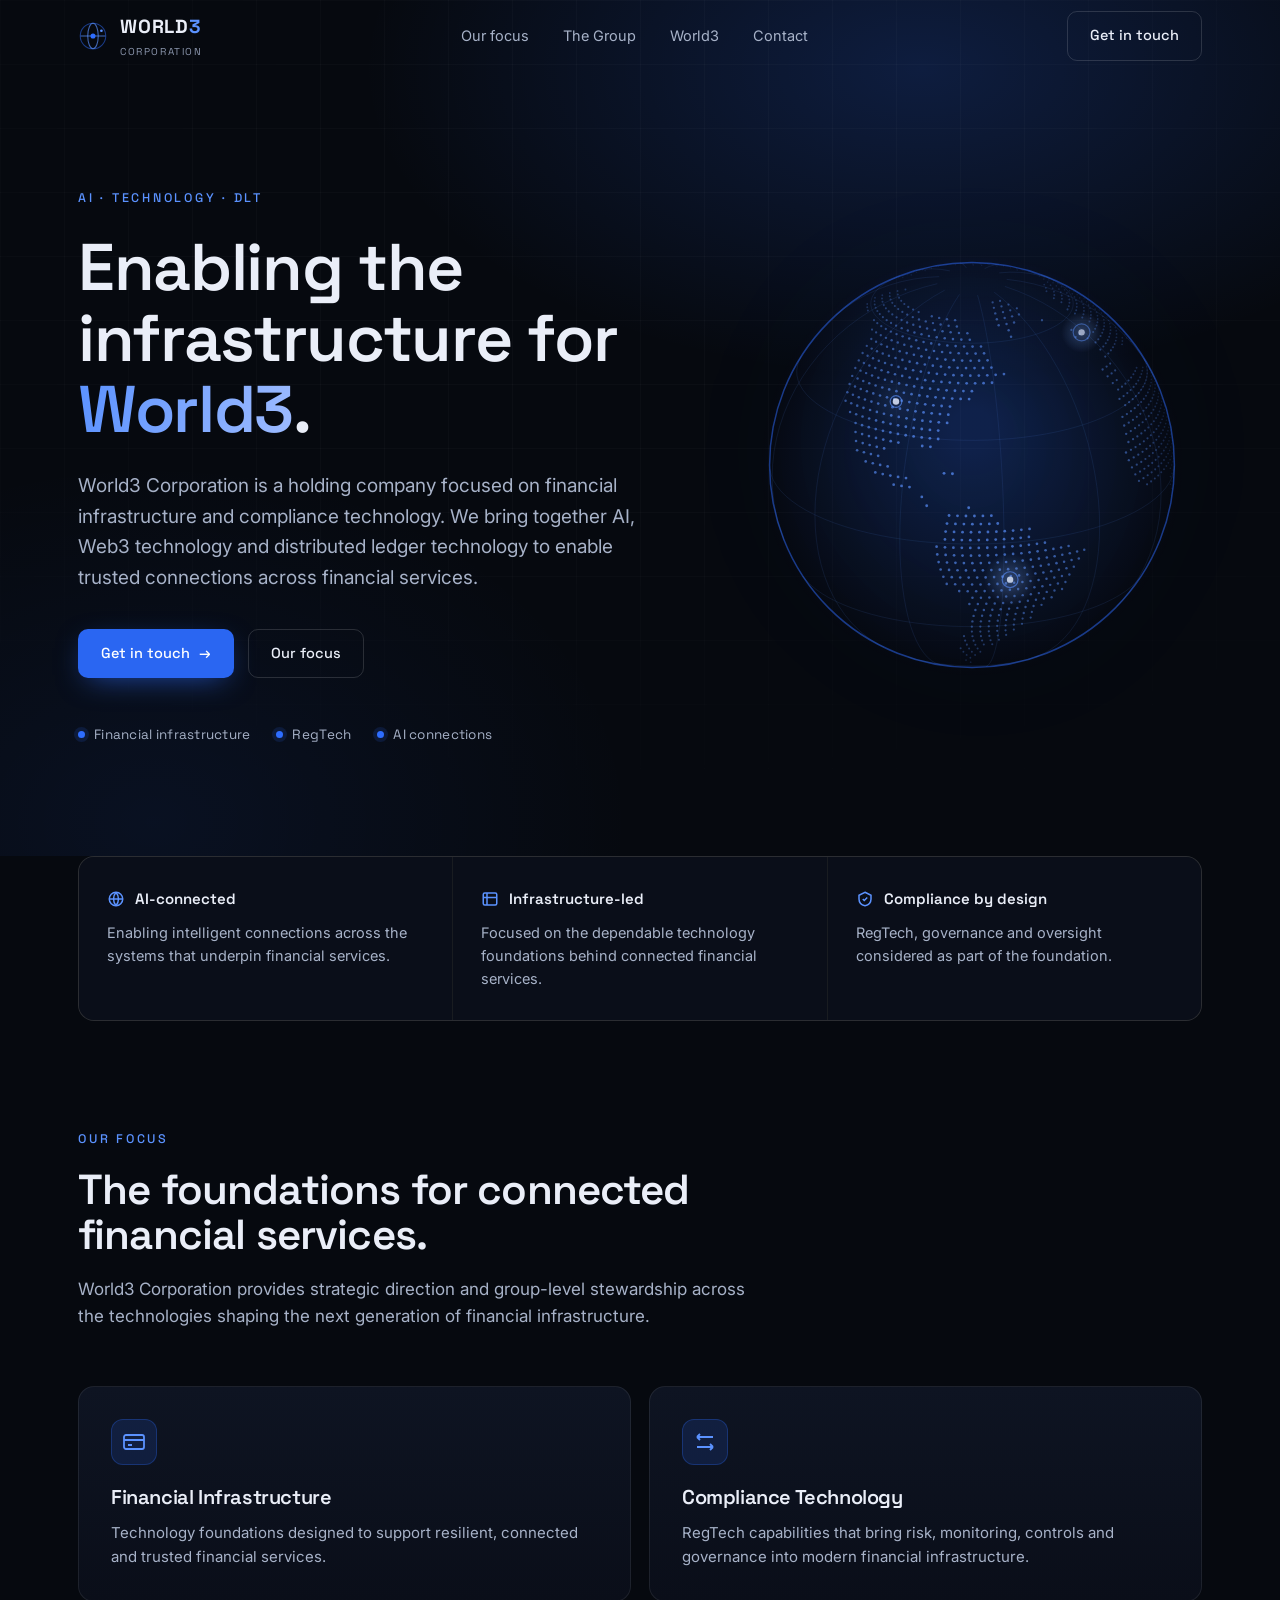
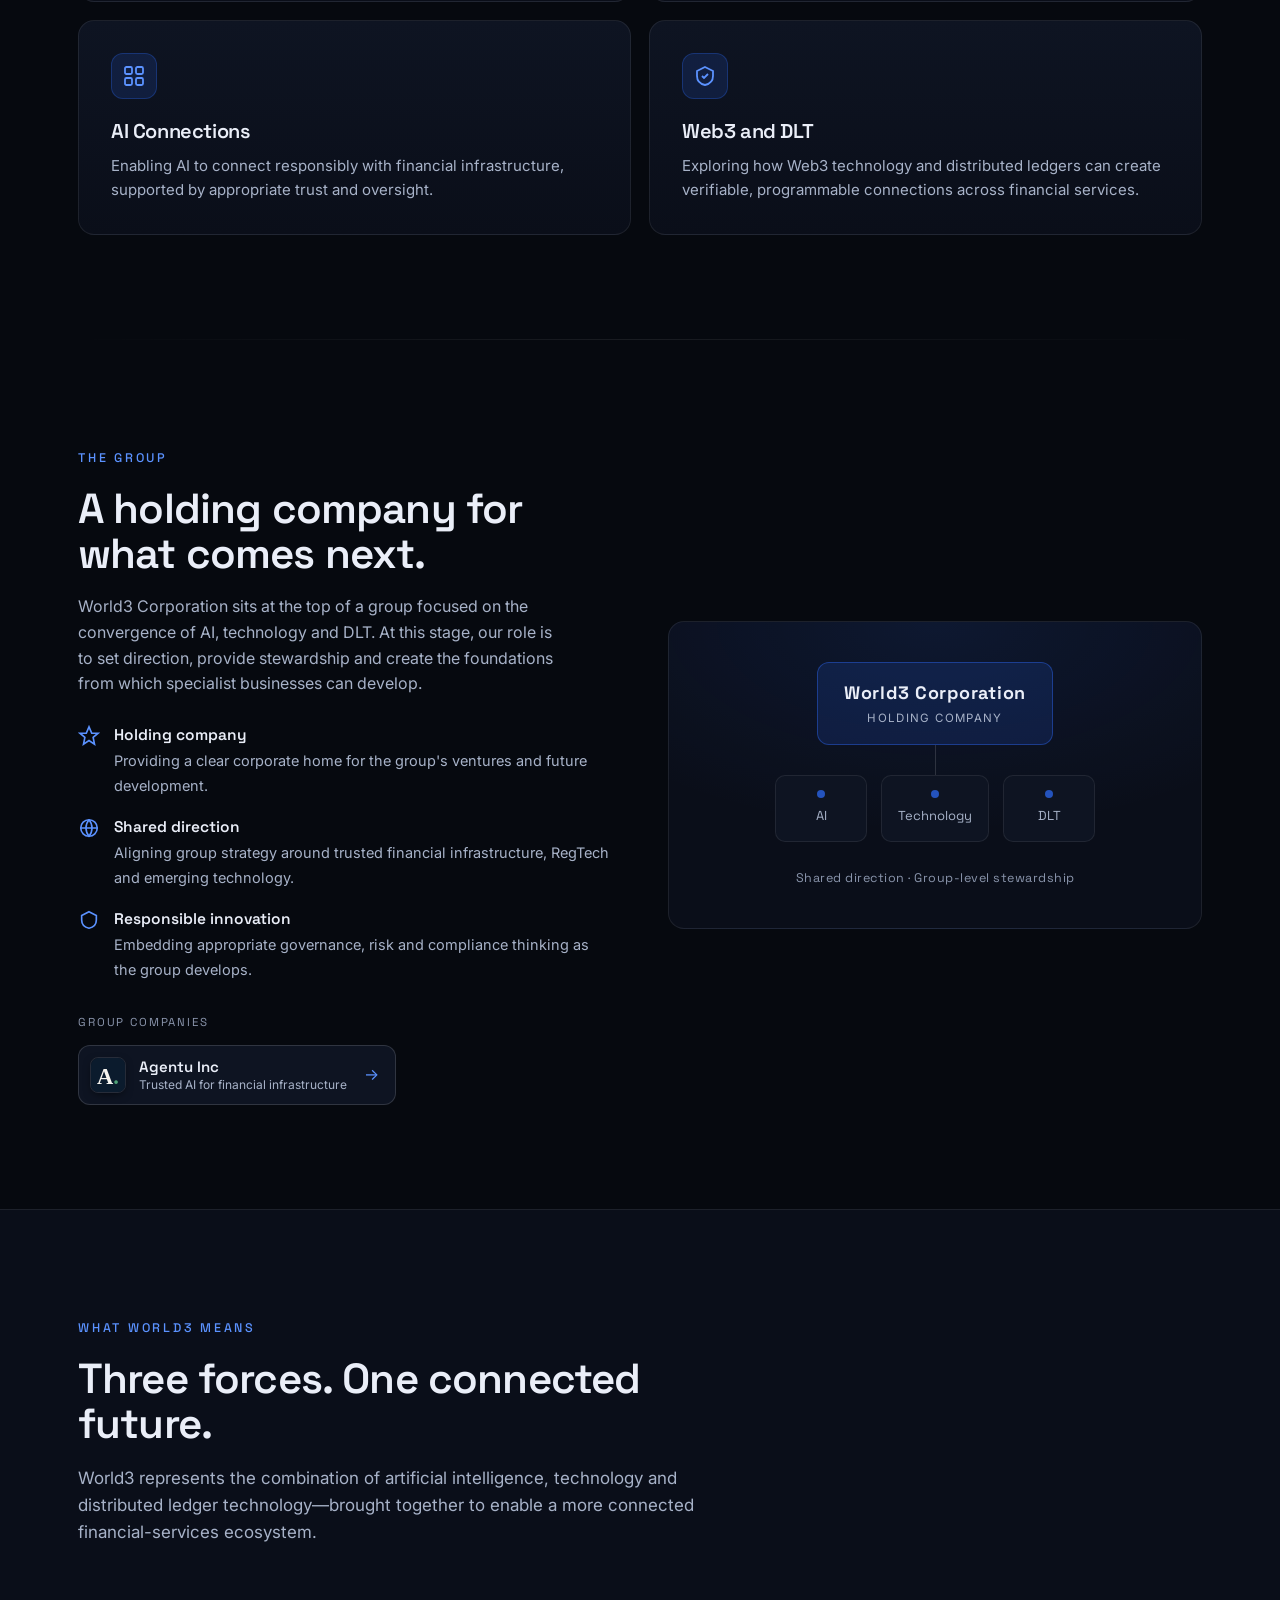
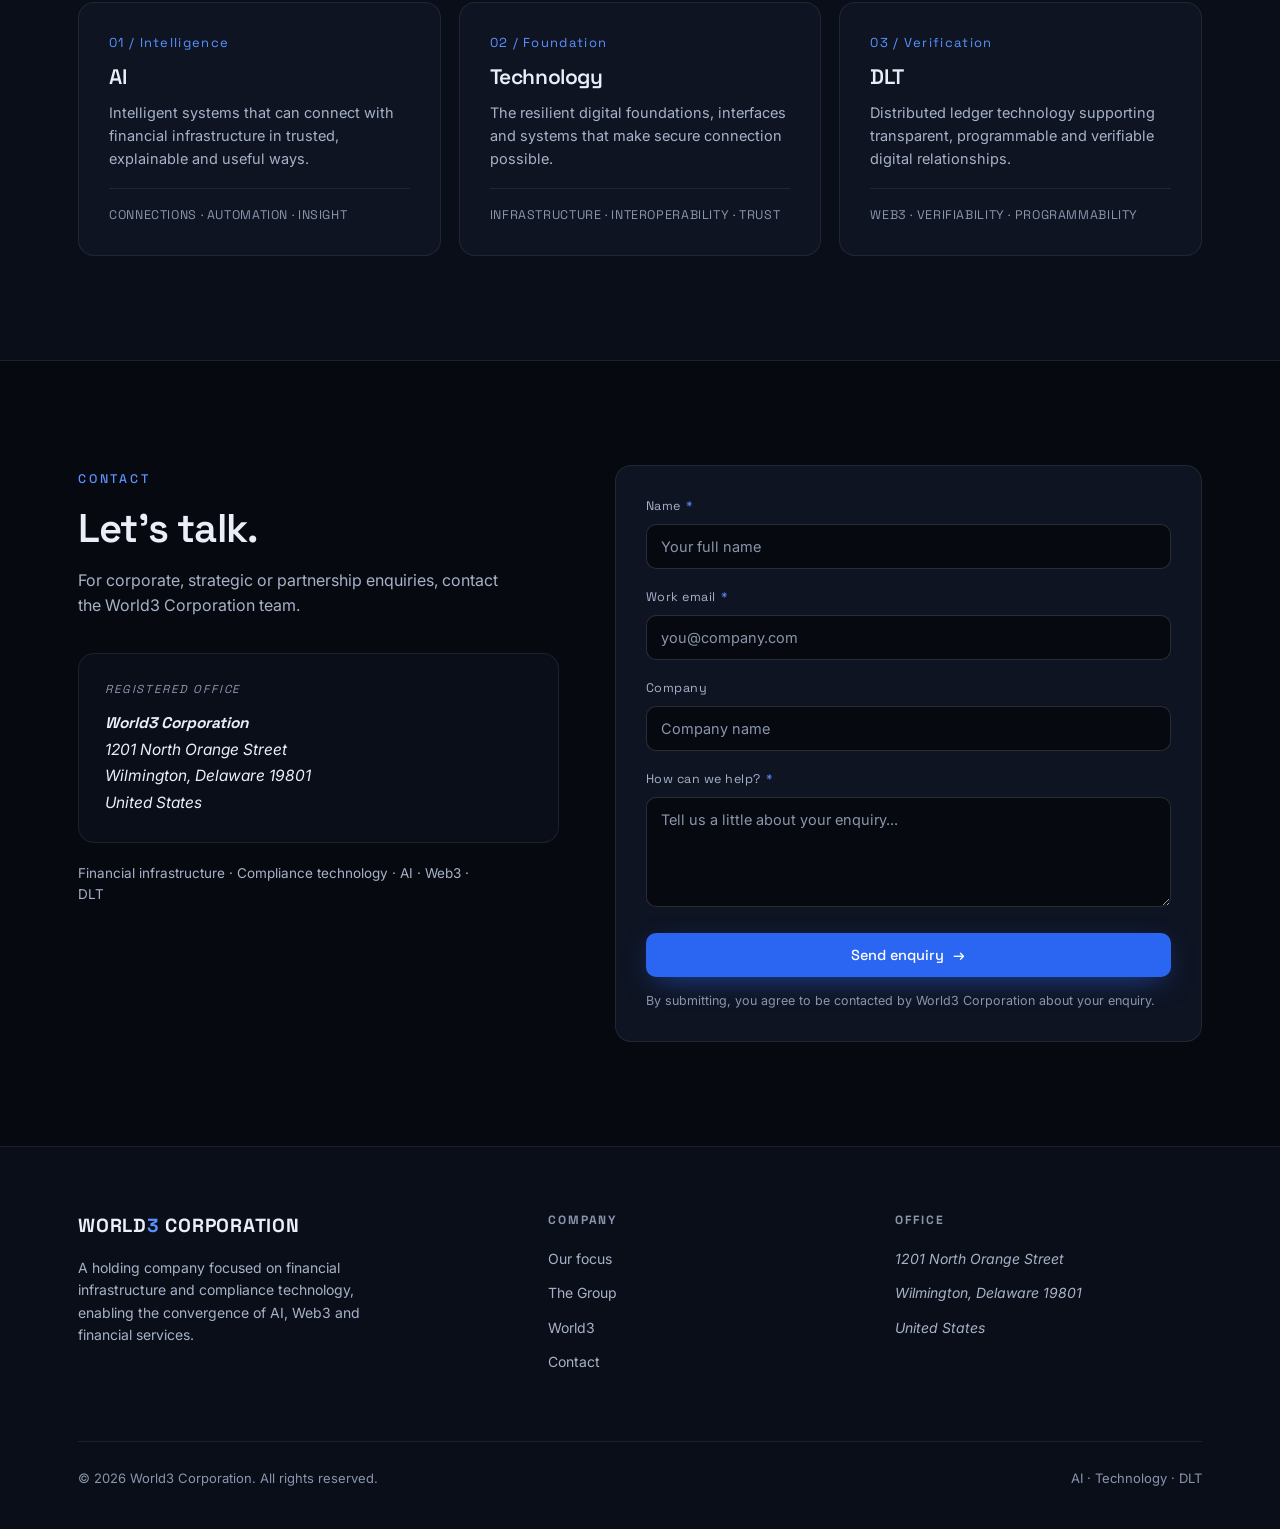
<file: index.html>
<!DOCTYPE html>
<html lang="en">
<head>
<meta charset="UTF-8" />
<meta name="viewport" content="width=device-width, initial-scale=1.0" />
<title>World3 Corporation | Financial Infrastructure &amp; RegTech</title>
<meta name="description" content="World3 Corporation is a holding company focused on financial infrastructure and compliance technology, enabling the convergence of AI, Web3 and financial services." />
<meta name="theme-color" content="#06090F" />
<link rel="canonical" href="https://www.w3ccorp.com/" />

<!-- Favicon (inline SVG data URI, avoids a 404) -->
<link rel="icon" href="data:image/svg+xml,%3Csvg%20xmlns='http://www.w3.org/2000/svg'%20viewBox='0%200%2040%2040'%3E%3Crect%20width='40'%20height='40'%20rx='9'%20fill='%2306090F'/%3E%3Ccircle%20cx='20'%20cy='20'%20r='14'%20fill='none'%20stroke='%232E6DFF'%20stroke-width='1.6'%20opacity='0.55'/%3E%3Cellipse%20cx='20'%20cy='20'%20rx='6'%20ry='14'%20fill='none'%20stroke='%235B92FF'%20stroke-width='1.6'%20opacity='0.75'/%3E%3Cpath%20d='M6%2020h28'%20stroke='%235B92FF'%20stroke-width='1.6'%20opacity='0.75'/%3E%3Ccircle%20cx='20'%20cy='20'%20r='3'%20fill='%232E6DFF'/%3E%3C/svg%3E" />

<link rel="apple-touch-icon" href="apple-touch-icon.png" />

<!-- Open Graph -->
<meta property="og:type" content="website" />
<meta property="og:site_name" content="World3 Corporation" />
<meta property="og:title" content="World3 Corporation | Financial Infrastructure &amp; RegTech" />
<meta property="og:description" content="A holding company focused on financial infrastructure and compliance technology, enabling the convergence of AI, Web3 and financial services." />
<meta property="og:url" content="https://www.w3ccorp.com/" />
<meta property="og:image" content="https://www.w3ccorp.com/og-image.png" />
<meta property="og:image:type" content="image/png" />
<meta property="og:image:width" content="1200" />
<meta property="og:image:height" content="630" />
<meta property="og:image:alt" content="World3 Corporation — enabling the infrastructure for World3." />
<meta property="og:locale" content="en_US" />

<!-- Twitter card -->
<meta name="twitter:card" content="summary_large_image" />
<meta name="twitter:title" content="World3 Corporation | Financial Infrastructure &amp; RegTech" />
<meta name="twitter:description" content="A holding company focused on financial infrastructure and compliance technology, enabling the convergence of AI, Web3 and financial services." />
<meta name="twitter:image" content="https://www.w3ccorp.com/og-image.png" />
<meta name="twitter:image:alt" content="World3 Corporation — enabling the infrastructure for World3." />

<link rel="preconnect" href="https://fonts.googleapis.com" />
<link rel="preconnect" href="https://fonts.gstatic.com" crossorigin />
<link href="https://fonts.googleapis.com/css2?family=Space+Grotesk:wght@400;500;600;700&amp;family=Inter:wght@400;500;600&amp;display=swap" rel="stylesheet" />

<!-- Organization schema -->
<script type="application/ld+json">
{
  "@context": "https://schema.org",
  "@type": "Organization",
  "name": "World3 Corporation",
  "alternateName": "World3",
  "url": "https://www.w3ccorp.com/",
  "description": "World3 Corporation is a holding company focused on financial infrastructure and compliance technology, enabling the convergence of AI, Web3 and financial services.",
  "address": {
    "@type": "PostalAddress",
    "streetAddress": "1201 North Orange Street",
    "addressLocality": "Wilmington",
    "addressRegion": "DE",
    "postalCode": "19801",
    "addressCountry": "US"
  }
}
</script>
<style>
  :root {
    --bg: #06090F;
    --bg-2: #0A0E19;
    --surface: #0E1422;
    --surface-2: #121A2C;
    --border: rgba(255, 255, 255, 0.08);
    --border-strong: rgba(255, 255, 255, 0.14);
    --text: #EAEEF8;
    --muted: #A7B2C8;
    --muted-2: #8A95AC;
    --accent: #2E6DFF;
    --accent-2: #5B92FF;
    --accent-soft: rgba(46, 109, 255, 0.14);
    --radius: 16px;
    --maxw: 1180px;
    --ease: cubic-bezier(0.22, 1, 0.36, 1);
  }

  * { box-sizing: border-box; margin: 0; padding: 0; }

  html { scroll-behavior: smooth; scroll-padding-top: 88px; } /* offset for the fixed 72px header so anchor jumps land below it */

  body {
    background: var(--bg);
    color: var(--text);
    font-family: "Inter", -apple-system, BlinkMacSystemFont, "Segoe UI", Roboto, Helvetica, Arial, sans-serif;
    line-height: 1.6;
    -webkit-font-smoothing: antialiased;
    overflow-x: hidden;
  }

  ::selection { background: var(--accent); color: #fff; }

  a { color: inherit; text-decoration: none; }

  /* ---------- Focus + a11y utilities ---------- */
  :focus-visible {
    outline: 2px solid var(--accent-2);
    outline-offset: 3px;
    border-radius: 4px;
  }
  /* Inputs draw their own focus ring, so suppress the generic outline there. */
  .field input:focus-visible, .field textarea:focus-visible { outline: none; }

  .sr-only {
    position: absolute;
    width: 1px; height: 1px;
    padding: 0; margin: -1px;
    overflow: hidden;
    clip: rect(0 0 0 0);
    white-space: nowrap;
    border: 0;
  }

  .skip-link {
    position: absolute;
    left: 16px; top: -120px;
    z-index: 200;
    background: var(--accent);
    color: #fff;
    font-family: "Space Grotesk", sans-serif;
    font-size: 14px;
    padding: 12px 18px;
    border-radius: 10px;
    transition: top 0.2s var(--ease);
  }
  .skip-link:focus { top: 16px; }

  .wrap { width: 100%; max-width: var(--maxw); margin: 0 auto; padding: 0 28px; }

  h1, h2, h3, .display {
    font-family: "Space Grotesk", "Inter", sans-serif;
    font-weight: 600;
    letter-spacing: -0.02em;
    line-height: 1.08;
  }

  .eyebrow {
    font-family: "Space Grotesk", sans-serif;
    font-size: 12.5px;
    font-weight: 500;
    letter-spacing: 0.22em;
    text-transform: uppercase;
    color: var(--accent-2);
  }

  .muted { color: var(--muted); }

  /* ---------- Buttons ---------- */
  .btn {
    display: inline-flex;
    align-items: center;
    gap: 9px;
    font-family: "Space Grotesk", sans-serif;
    font-size: 14.5px;
    font-weight: 500;
    padding: 12px 22px;
    border-radius: 10px;
    border: 1px solid transparent;
    cursor: pointer;
    transition: all 0.25s var(--ease);
    white-space: nowrap;
  }
  .btn-primary {
    background: #2A66F2; /* AA-tuned: white text 4.91:1 (brand --accent #2E6DFF is 4.42:1) */
    color: #fff;
    box-shadow: 0 8px 30px -10px rgba(46, 109, 255, 0.7);
  }
  .btn-primary:hover { background: #1F5BEA; transform: translateY(-1px); box-shadow: 0 14px 36px -10px rgba(46, 109, 255, 0.85); }
  .btn-ghost { background: transparent; color: var(--text); border-color: var(--border-strong); }
  .btn-ghost:hover { border-color: var(--accent); color: var(--accent-2); background: var(--accent-soft); }
  .btn .arrow { transition: transform 0.25s var(--ease); }
  .btn:hover .arrow { transform: translateX(3px); }

  /* ---------- Header ---------- */
  header {
    position: fixed;
    top: 0; left: 0; right: 0;
    z-index: 100;
    transition: background 0.3s var(--ease), border-color 0.3s var(--ease), backdrop-filter 0.3s;
    border-bottom: 1px solid transparent;
  }
  header.scrolled {
    background: rgba(6, 9, 15, 0.72);
    backdrop-filter: blur(14px);
    -webkit-backdrop-filter: blur(14px);
    border-bottom: 1px solid var(--border);
  }
  .nav {
    display: flex;
    align-items: center;
    justify-content: space-between;
    height: 72px;
  }
  .brand { display: flex; align-items: center; gap: 12px; }
  .brand .mark { width: 30px; height: 30px; flex-shrink: 0; }
  .brand .word { font-family: "Space Grotesk", sans-serif; font-weight: 700; font-size: 19px; letter-spacing: 0.04em; }
  .brand .word b { color: var(--accent-2); font-weight: 700; }
  .brand .tag { display: block; font-size: 10px; letter-spacing: 0.16em; text-transform: uppercase; color: var(--muted-2); font-family: "Space Grotesk", sans-serif; margin-top: 1px; }

  .nav-links { display: flex; align-items: center; gap: 34px; }
  .nav-links a.link {
    font-size: 14.5px; color: var(--muted); transition: color 0.2s; position: relative;
  }
  .nav-links a.link:hover { color: var(--text); }
  .nav-actions { display: flex; align-items: center; gap: 14px; }

  .burger { display: none; background: none; border: none; cursor: pointer; padding: 10px; min-width: 44px; min-height: 44px; align-items: center; justify-content: center; flex-direction: column; }
  .burger span { display: block; width: 22px; height: 2px; background: var(--text); margin: 3px 0; transition: 0.3s var(--ease); border-radius: 2px; }

  /* ---------- Hero ---------- */
  .hero { position: relative; padding: 184px 0 110px; overflow: hidden; }
  .hero-bg {
    position: absolute; inset: 0; z-index: 0; pointer-events: none;
    background:
      radial-gradient(900px 500px at 72% 8%, rgba(46, 109, 255, 0.20), transparent 62%),
      radial-gradient(800px 600px at 12% 96%, rgba(46, 109, 255, 0.08), transparent 60%);
  }
  .grid-overlay {
    position: absolute; inset: 0; z-index: 0; pointer-events: none;
    background-image:
      linear-gradient(rgba(255,255,255,0.025) 1px, transparent 1px),
      linear-gradient(90deg, rgba(255,255,255,0.025) 1px, transparent 1px);
    background-size: 64px 64px;
    mask-image: radial-gradient(ellipse 90% 70% at 50% 30%, #000 40%, transparent 100%);
    -webkit-mask-image: radial-gradient(ellipse 90% 70% at 50% 30%, #000 40%, transparent 100%);
  }
  .hero-inner { position: relative; z-index: 2; display: grid; grid-template-columns: 1.15fr 0.85fr; gap: 40px; align-items: center; }
  .hero h1 { font-size: clamp(38px, 5.4vw, 66px); margin: 22px 0 0; }
  .hero h1 .grad {
    background: linear-gradient(100deg, var(--accent-2), #9DBBFF);
    -webkit-background-clip: text; background-clip: text; -webkit-text-fill-color: transparent;
  }
  .hero p.lead { font-size: clamp(16px, 1.6vw, 19px); color: var(--muted); max-width: 560px; margin: 26px 0 0; }
  .hero-cta { display: flex; gap: 14px; margin-top: 36px; flex-wrap: wrap; }
  .hero-regions { display: flex; gap: 26px; margin-top: 46px; flex-wrap: wrap; list-style: none; }
  .hero-regions .r { display: flex; align-items: center; gap: 9px; font-size: 13.5px; color: var(--muted); font-family: "Space Grotesk", sans-serif; letter-spacing: 0.02em; }
  .hero-regions .dot { width: 7px; height: 7px; border-radius: 50%; background: var(--accent); box-shadow: 0 0 0 4px var(--accent-soft); }

  /* ---------- Globe ---------- */
  .globe-wrap { position: relative; display: flex; align-items: center; justify-content: center; min-height: 380px; }
  .globe { width: 100%; max-width: 440px; aspect-ratio: 1 / 1; height: auto; display: block; margin: 0 auto; filter: drop-shadow(0 0 70px rgba(46,109,255,0.22)); }

  /* ---------- Sections ---------- */
  section { position: relative; }
  .section-pad { padding: 104px 0; }
  .sec-head { max-width: 680px; margin-bottom: 56px; }
  .sec-head h2 { font-size: clamp(28px, 3.6vw, 42px); margin: 16px 0 0; }
  .sec-head p { color: var(--muted); font-size: 17px; margin-top: 18px; }

  .divider { height: 1px; background: linear-gradient(90deg, transparent, var(--border), transparent); }

  /* ---------- Pillars strip ---------- */
  .pillars { display: grid; grid-template-columns: repeat(3, 1fr); gap: 1px; background: var(--border); border: 1px solid var(--border); border-radius: var(--radius); overflow: hidden; }
  .pillar { background: var(--bg-2); padding: 30px 28px; }
  .pillar .k { font-family: "Space Grotesk", sans-serif; font-size: 15px; font-weight: 600; color: var(--text); display: flex; align-items: center; gap: 10px; }
  .pillar .k svg { color: var(--accent-2); }
  .pillar .v { color: var(--muted); font-size: 14.5px; margin-top: 10px; }

  /* ---------- Capability cards ---------- */
  .cards { display: grid; grid-template-columns: repeat(2, 1fr); gap: 18px; }
  .card {
    background: linear-gradient(180deg, var(--surface), var(--bg-2));
    border: 1px solid var(--border);
    border-radius: var(--radius);
    padding: 32px;
    transition: transform 0.3s var(--ease), border-color 0.3s, box-shadow 0.3s;
    position: relative; overflow: hidden;
  }
  .card::before {
    content: ""; position: absolute; inset: 0; border-radius: var(--radius);
    background: radial-gradient(400px 200px at 0% 0%, rgba(46,109,255,0.10), transparent 70%);
    opacity: 0; transition: opacity 0.3s;
  }
  .card:hover { transform: translateY(-4px); border-color: var(--border-strong); box-shadow: 0 24px 50px -24px rgba(0,0,0,0.8); }
  .card:hover::before { opacity: 1; }
  .card .ic {
    width: 46px; height: 46px; border-radius: 12px;
    display: flex; align-items: center; justify-content: center;
    background: var(--accent-soft); border: 1px solid rgba(46,109,255,0.28); color: var(--accent-2);
    margin-bottom: 22px;
  }
  .card h3 { font-size: 20px; }
  .card p { color: var(--muted); font-size: 15px; margin-top: 12px; }

  /* ---------- Group / split ---------- */
  .split { display: grid; grid-template-columns: 1fr 1fr; gap: 56px; align-items: center; }
  .group-visual {
    border: 1px solid var(--border); border-radius: var(--radius);
    background:
      radial-gradient(600px 300px at 50% 0%, rgba(46,109,255,0.10), transparent 70%),
      var(--bg-2);
    padding: 40px 36px; position: relative;
  }
  .tree { display: flex; flex-direction: column; align-items: center; gap: 0; }
  .tree .parent {
    border: 1px solid rgba(46,109,255,0.4); background: var(--accent-soft);
    padding: 16px 26px; border-radius: 12px; text-align: center;
  }
  .tree .parent .pn { font-family: "Space Grotesk", sans-serif; font-weight: 700; font-size: 18px; letter-spacing: 0.04em; }
  .tree .parent .ps { font-size: 11.5px; color: var(--muted); letter-spacing: 0.12em; text-transform: uppercase; margin-top: 2px; }
  .tree .stem { width: 1px; height: 30px; background: var(--border-strong); }
  .tree .row { display: flex; gap: 14px; }
  .tree .child {
    border: 1px solid var(--border); background: var(--surface);
    padding: 14px 16px; border-radius: 10px; text-align: center; min-width: 92px;
    font-family: "Space Grotesk", sans-serif; font-size: 13px; color: var(--muted);
  }
  .tree .child .cc { width: 8px; height: 8px; border-radius: 50%; background: var(--accent); margin: 0 auto 8px; opacity: 0.7; }

  .group-list { list-style: none; margin-top: 26px; display: flex; flex-direction: column; gap: 16px; }
  .group-list li { display: flex; gap: 14px; align-items: flex-start; }
  .group-list .gi { flex-shrink: 0; width: 22px; height: 22px; margin-top: 2px; color: var(--accent-2); }
  .group-list b { font-family: "Space Grotesk", sans-serif; font-weight: 600; display: block; font-size: 15.5px; }
  .group-list span { color: var(--muted); font-size: 14.5px; }

  .group-companies { margin-top: 30px; }
  .group-companies .gc-label { font-size: 11.5px; letter-spacing: 0.16em; text-transform: uppercase; color: var(--muted-2); font-family: "Space Grotesk", sans-serif; margin-bottom: 14px; }
  .gc-item {
    display: inline-flex; align-items: center; gap: 13px;
    border: 1px solid var(--border-strong); background: var(--surface);
    border-radius: 12px; padding: 11px 16px 11px 11px;
    transition: border-color 0.25s var(--ease), background 0.25s, transform 0.25s var(--ease);
  }
  .gc-item:hover { border-color: var(--accent); background: var(--accent-soft); transform: translateY(-1px); }
  .gc-logo { flex-shrink: 0; width: 36px; height: 36px; border-radius: 8px; overflow: hidden; border: 1px solid rgba(255,255,255,0.10); box-shadow: 0 3px 10px -3px rgba(0,0,0,0.7); }
  .gc-logo svg { display: block; width: 36px; height: 36px; }
  .gc-text { display: flex; flex-direction: column; line-height: 1.25; }
  .gc-name { font-family: "Space Grotesk", sans-serif; font-weight: 600; font-size: 15px; color: var(--text); transition: color 0.25s; }
  .gc-tag { font-size: 12px; color: var(--muted); }
  .gc-item:hover .gc-name { color: var(--accent-2); }
  .gc-arrow { margin-left: 4px; color: var(--accent-2); transition: transform 0.25s var(--ease); }
  .gc-item:hover .gc-arrow { transform: translateX(3px); }

  /* ---------- Global presence ---------- */
  .regions { display: grid; grid-template-columns: repeat(3, 1fr); gap: 18px; }
  .region {
    border: 1px solid var(--border); border-radius: var(--radius);
    background: var(--surface); padding: 30px; transition: border-color 0.3s, transform 0.3s var(--ease);
  }
  .region:hover { border-color: var(--border-strong); transform: translateY(-3px); }
  .region .num { font-family: "Space Grotesk", sans-serif; font-size: 13px; color: var(--accent-2); letter-spacing: 0.1em; }
  .region h3 { font-size: 21px; margin-top: 12px; }
  .region p { color: var(--muted); font-size: 14.5px; margin-top: 12px; }
  .region .meta { margin-top: 18px; padding-top: 16px; border-top: 1px solid var(--border); font-size: 12.5px; color: var(--muted-2); font-family: "Space Grotesk", sans-serif; letter-spacing: 0.05em; }

  /* ---------- Contact ---------- */
  .contact { display: grid; grid-template-columns: 0.9fr 1.1fr; gap: 56px; }
  .contact-info h2 { font-size: clamp(28px, 3.4vw, 40px); }
  .contact-info p { color: var(--muted); margin-top: 18px; font-size: 16px; max-width: 420px; }
  .addr {
    margin-top: 34px; border: 1px solid var(--border); border-radius: var(--radius);
    background: var(--bg-2); padding: 26px;
  }
  .addr .label { font-size: 11.5px; letter-spacing: 0.16em; text-transform: uppercase; color: var(--muted-2); font-family: "Space Grotesk", sans-serif; }
  .addr .lines { margin-top: 12px; font-size: 15.5px; line-height: 1.7; }
  .addr .lines b { font-family: "Space Grotesk", sans-serif; }

  form.enquiry { border: 1px solid var(--border); border-radius: var(--radius); background: var(--surface); padding: 30px; }
  .field { margin-bottom: 18px; }
  .field label { display: block; font-size: 12.5px; color: var(--muted); margin-bottom: 8px; font-family: "Space Grotesk", sans-serif; letter-spacing: 0.04em; }
  .field label .req { color: var(--accent-2); margin-left: 2px; }
  .field input, .field textarea {
    width: 100%; background: var(--bg); border: 1px solid var(--border-strong); border-radius: 10px;
    padding: 13px 14px; color: var(--text); font-family: inherit; font-size: 14.5px; transition: border-color 0.2s, box-shadow 0.2s;
  }
  .field input::placeholder, .field textarea::placeholder { color: var(--muted-2); }
  .field input:focus, .field textarea:focus { outline: none; border-color: var(--accent); box-shadow: 0 0 0 3px var(--accent-soft); }
  .field textarea { resize: vertical; min-height: 110px; }
  .field input[aria-invalid="true"], .field textarea[aria-invalid="true"] { border-color: #FF7A7A; box-shadow: 0 0 0 3px rgba(255, 122, 122, 0.18); }
  .field-error { display: none; font-size: 12.5px; color: #FF9B9B; margin-top: 7px; font-family: "Space Grotesk", sans-serif; }
  .field-error.show { display: block; }
  .form-note { font-size: 12.5px; color: var(--muted-2); margin-top: 14px; }
  .form-success { display: none; text-align: center; padding: 40px 20px; }
  .form-success.show { display: block; }
  .form-success .check { width: 54px; height: 54px; margin: 0 auto 18px; border-radius: 50%; background: var(--accent-soft); border: 1px solid rgba(46,109,255,0.3); display: flex; align-items: center; justify-content: center; color: var(--accent-2); }

  /* ---------- Footer ---------- */
  footer { border-top: 1px solid var(--border); padding: 64px 0 40px; background: var(--bg-2); }
  .foot-grid { display: grid; grid-template-columns: 1.4fr 1fr 1fr; gap: 40px; }
  .foot-brand .word { font-family: "Space Grotesk", sans-serif; font-weight: 700; font-size: 19px; letter-spacing: 0.04em; }
  .foot-brand .word b { color: var(--accent-2); }
  .foot-brand p { color: var(--muted); font-size: 14px; margin-top: 16px; max-width: 320px; }
  .foot-col h4 { font-family: "Space Grotesk", sans-serif; font-size: 12px; letter-spacing: 0.16em; text-transform: uppercase; color: var(--muted-2); margin-bottom: 18px; }
  .foot-col a, .foot-col span { display: block; color: var(--muted); font-size: 14px; margin-bottom: 12px; transition: color 0.2s; }
  .foot-col a:hover { color: var(--accent-2); }
  .foot-bottom { margin-top: 56px; padding-top: 26px; border-top: 1px solid var(--border); display: flex; justify-content: space-between; align-items: center; flex-wrap: wrap; gap: 14px; }
  .foot-bottom p { font-size: 13px; color: var(--muted-2); }

  /* ---------- Reveal animation ---------- */
  .reveal { opacity: 0; transform: translateY(24px); transition: opacity 0.7s var(--ease), transform 0.7s var(--ease); }
  .reveal.in { opacity: 1; transform: none; }

  /* ---------- Responsive ---------- */
  @media (max-width: 920px) {
    .hero-inner { grid-template-columns: 1fr; }
    .globe-wrap { order: -1; min-height: 280px; }
    .globe { max-width: 320px; }
    .split, .contact { grid-template-columns: 1fr; gap: 36px; }
    .pillars { grid-template-columns: 1fr; }
    .cards { grid-template-columns: 1fr; }
    .regions { grid-template-columns: 1fr; }
    .foot-grid { grid-template-columns: 1fr 1fr; }
  }
  @media (max-width: 720px) {
    .nav-links { display: none; }
    .burger { display: block; }
    .nav-links.open {
      display: flex; flex-direction: column; position: absolute; top: 72px; left: 0; right: 0;
      background: rgba(6,9,15,0.96); backdrop-filter: blur(14px); border-bottom: 1px solid var(--border);
      padding: 24px 28px; gap: 22px; align-items: flex-start;
    }
    .nav-actions .btn-ghost { display: none; }
    .hero { padding: 140px 0 80px; }
    .section-pad { padding: 76px 0; }
    .foot-grid { grid-template-columns: 1fr; gap: 32px; }
    .group-visual { padding: 28px 18px; }
    .tree .row { flex-wrap: wrap; justify-content: center; }
    .tree .child { min-width: 84px; }
    .wrap { padding: 0 20px; }
  }
  @media (max-width: 400px) {
    .wrap { padding: 0 16px; }
    .hero-regions { gap: 14px 20px; }
    .hero-cta .btn { flex: 1 1 auto; justify-content: center; }
    .pillar, .card { padding: 24px 20px; }
    .tree .row { gap: 10px; }
    .tree .child { min-width: 0; flex: 1 1 calc(50% - 10px); }
    .foot-bottom { flex-direction: column; align-items: flex-start; }
  }

  @media (prefers-reduced-motion: reduce) {
    html { scroll-behavior: auto; }
    *, *::before, *::after {
      animation-duration: 0.001ms !important;
      animation-iteration-count: 1 !important;
      transition-duration: 0.001ms !important;
    }
    .globe .spin, .node { animation: none !important; }
    .reveal { opacity: 1 !important; transform: none !important; transition: none !important; }
  }
</style>
</head>
<body id="top">

<a class="skip-link" href="#main">Skip to content</a>

<!-- ===================== HEADER ===================== -->
<header id="header">
  <div class="wrap nav">
    <a class="brand" href="#top" aria-label="World3 Corporation, home">
      <svg class="mark" viewBox="0 0 40 40" fill="none" xmlns="http://www.w3.org/2000/svg" aria-hidden="true" focusable="false">
        <circle cx="20" cy="20" r="17" stroke="#2E6DFF" stroke-width="1.4" opacity="0.5"/>
        <ellipse cx="20" cy="20" rx="7" ry="17" stroke="#5B92FF" stroke-width="1.4" opacity="0.7"/>
        <path d="M3.5 20h33" stroke="#5B92FF" stroke-width="1.4" opacity="0.7"/>
        <circle cx="20" cy="20" r="3.4" fill="#2E6DFF"/>
        <circle cx="31.2" cy="13" r="1.8" fill="#5B92FF"/>
      </svg>
      <span>
        <span class="word">WORLD<b>3</b></span>
        <span class="tag">Corporation</span>
      </span>
    </a>

    <nav class="nav-links" id="navLinks" aria-label="Primary">
      <a class="link" href="#focus">Our focus</a>
      <a class="link" href="#group">The Group</a>
      <a class="link" href="#world3">World3</a>
      <a class="link" href="#contact">Contact</a>
    </nav>

    <div class="nav-actions">
      <a class="btn btn-ghost" href="#contact">Get in touch</a>
      <button class="burger" id="burger" type="button" aria-label="Open menu" aria-expanded="false" aria-controls="navLinks">
        <span></span><span></span><span></span>
      </button>
    </div>
  </div>
</header>

<main id="main">

<!-- ===================== HERO ===================== -->
<section class="hero" aria-labelledby="hero-title">
  <div class="hero-bg"></div>
  <div class="grid-overlay"></div>
  <div class="wrap hero-inner">
    <div class="hero-copy">
      <span class="eyebrow">AI &middot; Technology &middot; DLT</span>
      <h1 id="hero-title">Enabling the infrastructure for <span class="grad">World3</span>.</h1>
      <p class="lead">
        World3 Corporation is a holding company focused on financial infrastructure and
        compliance technology. We bring together AI, Web3 technology and distributed ledger
        technology to enable trusted connections across financial services.
      </p>
      <div class="hero-cta">
        <a class="btn btn-primary" href="#contact">Get in touch <span class="arrow" aria-hidden="true">&rarr;</span></a>
        <a class="btn btn-ghost" href="#focus">Our focus</a>
      </div>
      <ul class="hero-regions" aria-label="World3 areas of focus">
        <li class="r"><span class="dot" aria-hidden="true"></span> Financial infrastructure</li>
        <li class="r"><span class="dot" aria-hidden="true"></span> RegTech</li>
        <li class="r"><span class="dot" aria-hidden="true"></span> AI connections</li>
      </ul>
    </div>

    <div class="globe-wrap" aria-hidden="true">
      <!-- Hero globe: a real rotating sphere (orthographic projection). Land renders as
           brand-blue dots; three connection markers glow as they turn to the front. -->
      <canvas class="globe" id="globe" aria-hidden="true"></canvas>
    </div>
  </div>
</section>

<!-- ===================== PILLARS ===================== -->
<section class="wrap" aria-labelledby="pillars-title">
  <h2 id="pillars-title" class="sr-only">What sets the group apart</h2>
  <div class="pillars reveal">
    <div class="pillar">
      <div class="k">
        <svg width="18" height="18" viewBox="0 0 24 24" fill="none" stroke="currentColor" stroke-width="2" aria-hidden="true" focusable="false"><circle cx="12" cy="12" r="9"/><path d="M3 12h18M12 3a14 14 0 0 1 0 18M12 3a14 14 0 0 0 0 18"/></svg>
        AI-connected
      </div>
      <div class="v">Enabling intelligent connections across the systems that underpin financial services.</div>
    </div>
    <div class="pillar">
      <div class="k">
        <svg width="18" height="18" viewBox="0 0 24 24" fill="none" stroke="currentColor" stroke-width="2" aria-hidden="true" focusable="false"><rect x="3" y="4" width="18" height="16" rx="2"/><path d="M3 10h18M8 4v16"/></svg>
        Infrastructure-led
      </div>
      <div class="v">Focused on the dependable technology foundations behind connected financial services.</div>
    </div>
    <div class="pillar">
      <div class="k">
        <svg width="18" height="18" viewBox="0 0 24 24" fill="none" stroke="currentColor" stroke-width="2" aria-hidden="true" focusable="false"><path d="M12 3l8 4v5c0 5-3.5 8-8 9-4.5-1-8-4-8-9V7z"/><path d="M9 12l2 2 4-4"/></svg>
        Compliance by design
      </div>
      <div class="v">RegTech, governance and oversight considered as part of the foundation.</div>
    </div>
  </div>
</section>

<!-- ===================== OUR FOCUS ===================== -->
<section class="section-pad" id="focus" aria-labelledby="focus-title">
  <div class="wrap">
    <div class="sec-head reveal">
      <span class="eyebrow">Our focus</span>
      <h2 id="focus-title">The foundations for connected financial services.</h2>
      <p>World3 Corporation provides strategic direction and group-level stewardship across the technologies shaping the next generation of financial infrastructure.</p>
    </div>

    <div class="cards">
      <div class="card reveal">
        <div class="ic">
          <svg width="24" height="24" viewBox="0 0 24 24" fill="none" stroke="currentColor" stroke-width="1.8" aria-hidden="true" focusable="false"><rect x="2" y="5" width="20" height="14" rx="2"/><path d="M2 10h20"/><path d="M6 15h4"/></svg>
        </div>
        <h3>Financial Infrastructure</h3>
        <p>Technology foundations designed to support resilient, connected and trusted financial services.</p>
      </div>

      <div class="card reveal">
        <div class="ic">
          <svg width="24" height="24" viewBox="0 0 24 24" fill="none" stroke="currentColor" stroke-width="1.8" aria-hidden="true" focusable="false"><path d="M4 7h16M4 7l3-3M4 7l3 3"/><path d="M20 17H4m16 0l-3-3m3 3l-3 3"/></svg>
        </div>
        <h3>Compliance Technology</h3>
        <p>RegTech capabilities that bring risk, monitoring, controls and governance into modern financial infrastructure.</p>
      </div>

      <div class="card reveal">
        <div class="ic">
          <svg width="24" height="24" viewBox="0 0 24 24" fill="none" stroke="currentColor" stroke-width="1.8" aria-hidden="true" focusable="false"><rect x="3" y="3" width="7" height="7" rx="1.5"/><rect x="14" y="3" width="7" height="7" rx="1.5"/><rect x="3" y="14" width="7" height="7" rx="1.5"/><rect x="14" y="14" width="7" height="7" rx="1.5"/></svg>
        </div>
        <h3>AI Connections</h3>
        <p>Enabling AI to connect responsibly with financial infrastructure, supported by appropriate trust and oversight.</p>
      </div>

      <div class="card reveal">
        <div class="ic">
          <svg width="24" height="24" viewBox="0 0 24 24" fill="none" stroke="currentColor" stroke-width="1.8" aria-hidden="true" focusable="false"><path d="M12 3l8 4v5c0 5-3.5 8-8 9-4.5-1-8-4-8-9V7z"/><path d="M9 12l2 2 4-4"/></svg>
        </div>
        <h3>Web3 and DLT</h3>
        <p>Exploring how Web3 technology and distributed ledgers can create verifiable, programmable connections across financial services.</p>
      </div>
    </div>
  </div>
</section>

<div class="wrap"><div class="divider"></div></div>

<!-- ===================== THE GROUP ===================== -->
<section class="section-pad" id="group" aria-labelledby="group-title">
  <div class="wrap split">
    <div class="reveal">
      <span class="eyebrow">The Group</span>
      <h2 id="group-title" style="font-size:clamp(28px,3.6vw,42px);margin-top:16px;">A holding company for what comes next.</h2>
      <p class="muted" style="margin-top:18px;font-size:16px;max-width:480px;">
        World3 Corporation sits at the top of a group focused on the convergence of AI,
        technology and DLT. At this stage, our role is to set direction, provide stewardship
        and create the foundations from which specialist businesses can develop.
      </p>
      <ul class="group-list">
        <li>
          <svg class="gi" viewBox="0 0 24 24" fill="none" stroke="currentColor" stroke-width="1.8" aria-hidden="true" focusable="false"><path d="M12 2l3 7h7l-5.5 4.5L18 21l-6-4-6 4 1.5-7.5L2 9h7z"/></svg>
          <div><b>Holding company</b><span>Providing a clear corporate home for the group's ventures and future development.</span></div>
        </li>
        <li>
          <svg class="gi" viewBox="0 0 24 24" fill="none" stroke="currentColor" stroke-width="1.8" aria-hidden="true" focusable="false"><circle cx="12" cy="12" r="9"/><path d="M3 12h18M12 3a14 14 0 0 1 0 18 14 14 0 0 1 0-18"/></svg>
          <div><b>Shared direction</b><span>Aligning group strategy around trusted financial infrastructure, RegTech and emerging technology.</span></div>
        </li>
        <li>
          <svg class="gi" viewBox="0 0 24 24" fill="none" stroke="currentColor" stroke-width="1.8" aria-hidden="true" focusable="false"><path d="M12 3l8 4v5c0 5-3.5 8-8 9-4.5-1-8-4-8-9V7z"/></svg>
          <div><b>Responsible innovation</b><span>Embedding appropriate governance, risk and compliance thinking as the group develops.</span></div>
        </li>
      </ul>

      <div class="group-companies">
        <div class="gc-label">Group companies</div>
        <a class="gc-item" href="./agentu/#top">
          <span class="gc-logo" aria-hidden="true">
            <svg viewBox="0 0 32 32" xmlns="http://www.w3.org/2000/svg">
              <rect width="32" height="32" rx="7" fill="#0B1B2D"/>
              <text x="15" y="23" text-anchor="middle" font-family="Georgia, 'Source Serif 4', serif" font-size="20" font-weight="700"><tspan fill="#F6F4EF">A</tspan><tspan fill="#4FA177">.</tspan></text>
            </svg>
          </span>
          <span class="gc-text">
            <span class="gc-name">Agentu Inc</span>
            <span class="gc-tag">Trusted AI for financial infrastructure</span>
          </span>
          <span class="gc-arrow" aria-hidden="true">&rarr;</span>
        </a>
      </div>
    </div>

    <div class="group-visual reveal" aria-hidden="true">
      <div class="tree">
        <div class="parent">
          <div class="pn">World3 Corporation</div>
          <div class="ps">Holding company</div>
        </div>
        <div class="stem"></div>
        <div class="row">
          <div class="child"><div class="cc"></div>AI</div>
          <div class="child"><div class="cc"></div>Technology</div>
          <div class="child"><div class="cc"></div>DLT</div>
        </div>
      </div>
      <p style="text-align:center;color:var(--muted-2);font-size:12.5px;margin-top:26px;font-family:'Space Grotesk',sans-serif;letter-spacing:0.04em;">
        Shared direction &middot; Group-level stewardship
      </p>
    </div>
  </div>
</section>

<!-- ===================== WORLD3 ===================== -->
<section class="section-pad" id="world3" aria-labelledby="world3-title" style="background:var(--bg-2);border-top:1px solid var(--border);border-bottom:1px solid var(--border);">
  <div class="wrap">
    <div class="sec-head reveal">
      <span class="eyebrow">What World3 means</span>
      <h2 id="world3-title">Three forces. One connected future.</h2>
      <p>World3 represents the combination of artificial intelligence, technology and distributed ledger technology—brought together to enable a more connected financial-services ecosystem.</p>
    </div>

    <div class="regions">
      <div class="region reveal">
        <div class="num">01 / Intelligence</div>
        <h3>AI</h3>
        <p>Intelligent systems that can connect with financial infrastructure in trusted, explainable and useful ways.</p>
        <div class="meta">CONNECTIONS &middot; AUTOMATION &middot; INSIGHT</div>
      </div>
      <div class="region reveal">
        <div class="num">02 / Foundation</div>
        <h3>Technology</h3>
        <p>The resilient digital foundations, interfaces and systems that make secure connection possible.</p>
        <div class="meta">INFRASTRUCTURE &middot; INTEROPERABILITY &middot; TRUST</div>
      </div>
      <div class="region reveal">
        <div class="num">03 / Verification</div>
        <h3>DLT</h3>
        <p>Distributed ledger technology supporting transparent, programmable and verifiable digital relationships.</p>
        <div class="meta">WEB3 &middot; VERIFIABILITY &middot; PROGRAMMABILITY</div>
      </div>
    </div>
  </div>
</section>

<!-- ===================== CONTACT ===================== -->
<section class="section-pad" id="contact" aria-labelledby="contact-title">
  <div class="wrap contact">
    <div class="contact-info reveal">
      <span class="eyebrow">Contact</span>
      <h2 id="contact-title" style="margin-top:16px;">Let's talk.</h2>
      <p>For corporate, strategic or partnership enquiries, contact the World3 Corporation team.</p>
      <address class="addr">
        <div class="label">Registered office</div>
        <div class="lines">
          <b>World3 Corporation</b><br/>
          1201 North Orange Street<br/>
          Wilmington, Delaware 19801<br/>
          United States
        </div>
      </address>
      <p class="muted" style="margin-top:20px;font-size:13.5px;">
        Financial infrastructure &middot; Compliance technology &middot; AI &middot; Web3 &middot; DLT
      </p>
    </div>

    <div class="reveal">
      <form class="enquiry" id="enquiryForm" novalidate aria-labelledby="form-title">
        <h3 id="form-title" class="sr-only">Send an enquiry</h3>
        <div class="field">
          <label for="name">Name <span class="req" aria-hidden="true">*</span></label>
          <input type="text" id="name" name="name" placeholder="Your full name" autocomplete="name"
                 required aria-required="true" aria-describedby="name-error" />
          <p class="field-error" id="name-error">Please enter your name.</p>
        </div>
        <div class="field">
          <label for="email">Work email <span class="req" aria-hidden="true">*</span></label>
          <input type="email" id="email" name="email" placeholder="you@company.com" autocomplete="email"
                 required aria-required="true" aria-describedby="email-error" />
          <p class="field-error" id="email-error">Please enter a valid email address.</p>
        </div>
        <div class="field">
          <label for="company">Company</label>
          <input type="text" id="company" name="company" placeholder="Company name" autocomplete="organization" />
        </div>
        <div class="field">
          <label for="message">How can we help? <span class="req" aria-hidden="true">*</span></label>
          <textarea id="message" name="message" placeholder="Tell us a little about your enquiry..."
                    required aria-required="true" aria-describedby="message-error"></textarea>
          <p class="field-error" id="message-error">Please tell us how we can help.</p>
        </div>
        <button type="submit" class="btn btn-primary" style="width:100%;justify-content:center;">Send enquiry <span class="arrow" aria-hidden="true">&rarr;</span></button>
        <p class="form-note">By submitting, you agree to be contacted by World3 Corporation about your enquiry.</p>
      </form>
      <div class="form-success" id="formSuccess" tabindex="-1" role="status" aria-live="polite" aria-labelledby="formSuccessHeading">
        <div class="check">
          <svg width="26" height="26" viewBox="0 0 24 24" fill="none" stroke="currentColor" stroke-width="2.4" aria-hidden="true" focusable="false"><path d="M5 12l5 5L20 6"/></svg>
        </div>
        <h3 id="formSuccessHeading" style="font-size:20px;">Thank you.</h3>
        <p class="muted" style="margin-top:10px;">Your enquiry has been received. A member of the World3 Corporation team will be in touch.</p>
      </div>
    </div>
  </div>
</section>

</main>

<!-- ===================== FOOTER ===================== -->
<footer>
  <div class="wrap">
    <div class="foot-grid">
      <div class="foot-brand">
        <div class="word">WORLD<b>3</b> CORPORATION</div>
        <p>A holding company focused on financial infrastructure and compliance technology, enabling the convergence of AI, Web3 and financial services.</p>
      </div>
      <nav class="foot-col" aria-label="Footer">
        <h4>Company</h4>
        <a href="#focus">Our focus</a>
        <a href="#group">The Group</a>
        <a href="#world3">World3</a>
        <a href="#contact">Contact</a>
      </nav>
      <div class="foot-col">
        <h4>Office</h4>
        <address>
          <span>1201 North Orange Street</span>
          <span>Wilmington, Delaware 19801</span>
          <span>United States</span>
        </address>
      </div>
    </div>
    <div class="foot-bottom">
      <p>&copy; 2026 World3 Corporation. All rights reserved.</p>
      <p>AI &middot; Technology &middot; DLT</p>
    </div>
  </div>
</footer>

<script>
  // Header scroll state
  const header = document.getElementById('header');
  const onScroll = () => header.classList.toggle('scrolled', window.scrollY > 12);
  onScroll();
  window.addEventListener('scroll', onScroll, { passive: true });

  // Mobile nav
  const burger = document.getElementById('burger');
  const navLinks = document.getElementById('navLinks');
  const setMenu = (open) => {
    navLinks.classList.toggle('open', open);
    burger.setAttribute('aria-expanded', open ? 'true' : 'false');
    burger.setAttribute('aria-label', open ? 'Close menu' : 'Open menu');
  };
  burger.addEventListener('click', () => setMenu(!navLinks.classList.contains('open')));
  navLinks.querySelectorAll('a').forEach(a =>
    a.addEventListener('click', () => setMenu(false))
  );
  // Close the menu on Escape and return focus to the toggle.
  document.addEventListener('keydown', (e) => {
    if (e.key === 'Escape' && navLinks.classList.contains('open')) {
      setMenu(false);
      burger.focus();
    }
  });

  // Reveal on scroll
  const io = new IntersectionObserver((entries) => {
    entries.forEach(e => { if (e.isIntersecting) { e.target.classList.add('in'); io.unobserve(e.target); } });
  }, { threshold: 0.12, rootMargin: '0px 0px -40px 0px' });
  document.querySelectorAll('.reveal').forEach(el => io.observe(el));

  // Enquiry form (front-end only; wire to a backend or email service to deliver).
  const form = document.getElementById('enquiryForm');
  const success = document.getElementById('formSuccess');
  const required = ['name', 'email', 'message'];

  const setError = (field, show) => {
    const err = document.getElementById(field.id + '-error');
    field.setAttribute('aria-invalid', show ? 'true' : 'false');
    if (err) err.classList.toggle('show', show);
  };

  // Clear a field's error as soon as it becomes valid again.
  required.forEach(id => {
    const field = document.getElementById(id);
    field.addEventListener('input', () => {
      if (field.checkValidity()) setError(field, false);
    });
  });

  form.addEventListener('submit', (e) => {
    e.preventDefault();
    let firstInvalid = null;
    required.forEach(id => {
      const field = document.getElementById(id);
      const valid = field.checkValidity();
      setError(field, !valid);
      if (!valid && !firstInvalid) firstInvalid = field;
    });
    if (firstInvalid) { firstInvalid.focus(); return; }

    form.hidden = true;
    success.classList.add('show');
    // Move focus to the confirmation so screen readers and keyboard users land on it.
    success.focus();
  });
</script>

<script>
/* ===== Hero globe: real orthographic sphere, rotating land dots + glowing region markers ===== */
(function () {
  var canvas = document.getElementById('globe');
  if (!canvas || !canvas.getContext) return;
  var ctx = canvas.getContext('2d');
  var reduce = window.matchMedia && window.matchMedia('(prefers-reduced-motion: reduce)').matches;

  /* Coarse land outlines [lng, lat] (public-domain Natural Earth, simplified). */
  var LAND = [
    [[-168,65],[-164,71],[-156,71],[-140,70],[-125,70],[-110,68],[-95,70],[-85,68],[-82,73],[-70,62],[-64,60],[-60,52],[-53,48],[-66,45],[-70,42],[-74,40],[-76,35],[-80,31],[-81,25],[-90,29],[-97,26],[-97,22],[-91,18],[-87,21],[-88,16],[-83,9],[-78,8],[-83,14],[-92,15],[-96,16],[-105,20],[-110,23],[-113,30],[-118,33],[-122,38],[-124,43],[-124,48],[-128,53],[-135,57],[-141,60],[-150,59],[-160,58],[-165,60],[-168,65]],
    [[-77,8],[-72,11],[-62,10],[-60,6],[-52,5],[-50,0],[-44,-2],[-35,-6],[-39,-13],[-39,-18],[-48,-25],[-54,-33],[-58,-38],[-63,-41],[-66,-45],[-69,-51],[-66,-55],[-71,-54],[-74,-46],[-73,-38],[-71,-30],[-70,-23],[-71,-18],[-76,-14],[-81,-6],[-81,-3],[-80,-2],[-78,1],[-78,5],[-77,8]],
    [[-10,35],[0,36],[10,37],[20,32],[25,32],[33,31],[35,28],[37,22],[38,18],[40,15],[43,11],[51,12],[48,5],[42,2],[41,-3],[40,-8],[40,-13],[37,-17],[35,-24],[31,-30],[25,-34],[20,-35],[18,-34],[15,-27],[12,-22],[13,-16],[12,-9],[9,-1],[9,4],[5,4],[0,5],[-5,5],[-9,5],[-13,8],[-17,15],[-16,20],[-13,27],[-10,30],[-10,35]],
    [[-9,39],[-9,43],[-1,46],[-4,48],[3,51],[8,54],[10,58],[6,58],[7,62],[12,65],[18,69],[26,71],[40,68],[56,68],[62,66],[60,58],[54,54],[50,50],[47,46],[40,46],[33,45],[28,44],[24,41],[20,41],[16,42],[12,43],[8,44],[2,43],[-2,40],[-6,36],[-9,37],[-9,39]],
    [[60,66],[62,69],[72,72],[82,73],[96,76],[112,77],[124,74],[138,73],[152,72],[165,69],[170,67],[163,60],[157,54],[150,52],[143,50],[139,44],[134,40],[128,36],[123,32],[119,27],[114,22],[109,16],[106,11],[104,3],[100,7],[97,15],[93,21],[88,22],[84,18],[80,12],[77,8],[73,15],[70,21],[66,24],[61,25],[57,22],[52,17],[45,13],[43,12],[40,18],[38,23],[35,28],[35,31],[36,36],[32,36],[28,37],[28,41],[36,42],[45,40],[49,45],[52,50],[57,55],[60,61],[60,66]],
    [[114,-22],[122,-18],[130,-12],[137,-12],[142,-11],[146,-18],[150,-25],[153,-28],[150,-37],[143,-39],[138,-35],[129,-32],[120,-34],[115,-34],[114,-28],[114,-22]],
    [[-45,60],[-50,64],[-53,68],[-56,72],[-50,76],[-38,78],[-28,76],[-22,70],[-30,68],[-40,64],[-45,60]],
    [[-5,50],[-1,51],[1,52],[0,53],[-1,55],[-3,55],[-5,58],[-7,57],[-6,54],[-5,52],[-5,50]],
    [[-10,52],[-10,54],[-6,55],[-6,52],[-10,52]],
    [[130,31],[133,34],[137,35],[141,38],[142,40],[141,43],[145,44],[141,42],[138,37],[135,34],[131,31],[130,31]],
    [[43,-12],[49,-13],[50,-18],[47,-25],[45,-22],[43,-16],[43,-12]],
    [[173,-34],[178,-38],[174,-41],[170,-44],[167,-46],[171,-42],[173,-37],[173,-34]],
    [[95,5],[100,0],[104,-6],[101,-3],[96,2],[95,5]],
    [[109,2],[115,1],[118,-2],[114,-4],[109,-1],[109,2]],
    [[131,-1],[141,-3],[150,-7],[144,-9],[136,-8],[131,-3],[131,-1]],
    [[-22,64],[-18,66],[-14,65],[-18,63],[-22,64]],
    [[-84,22],[-80,23],[-74,20],[-79,20],[-84,22]],
    [[120,6],[124,10],[126,15],[122,12],[120,6]]
  ];

  function inPoly(x, y, p) {
    var inside = false, n = p.length, j = n - 1;
    for (var i = 0; i < n; j = i++) {
      var xi = p[i][0], yi = p[i][1], xj = p[j][0], yj = p[j][1];
      if (((yi > y) !== (yj > y)) && (x < (xj - xi) * (y - yi) / (yj - yi) + xi)) inside = !inside;
    }
    return inside;
  }
  function isLand(lng, lat) {
    if (lat < -70) return true;            // Antarctica cap
    for (var i = 0; i < LAND.length; i++) if (inPoly(lng, lat, LAND[i])) return true;
    return false;
  }
  function v3(lng, lat) {
    var phi = lat * Math.PI / 180, lam = lng * Math.PI / 180, c = Math.cos(phi);
    return { x: c * Math.sin(lam), y: Math.sin(phi), z: c * Math.cos(lam) };
  }

  /* Land dot cloud — even spacing via cos(lat) longitude step. */
  var dots = [];
  for (var lat = -78; lat <= 82; lat += 2.4) {
    var cl = Math.cos(lat * Math.PI / 180);
    var step = Math.min(12, 2.4 / Math.max(cl, 0.05));
    for (var lng = -180; lng < 180; lng += step) {
      if (isLand(lng, lat)) dots.push(v3(lng, lat));
    }
  }

  var markers = [ v3(-98, 39), v3(-58, -12), v3(-2, 54) ]; // global connection points

  var TILT = 23 * Math.PI / 180, cosT = Math.cos(TILT), sinT = Math.sin(TILT);
  var rot = 1.25;  // start with the Americas / Atlantic toward the viewer
  var W, H, R, cx, cy, dpr;

  function resize() {
    dpr = Math.min(window.devicePixelRatio || 1, 2);
    var size = canvas.clientWidth || 380;
    W = canvas.width = Math.round(size * dpr);
    H = canvas.height = Math.round(size * dpr);
    cx = W / 2; cy = H / 2; R = Math.min(W, H) * 0.46;
  }

  function project(p, s, co) {
    var x = p.x * co + p.z * s;          // spin about vertical axis
    var z = -p.x * s + p.z * co;
    var y = p.y;
    var yt = y * cosT - z * sinT;        // axial tilt about horizontal axis
    var zt = y * sinT + z * cosT;
    return { sx: cx + R * x, sy: cy - R * yt, z: zt };
  }

  function graticule(s, co) {
    ctx.strokeStyle = 'rgba(91,146,255,0.10)';
    ctx.lineWidth = 1 * dpr;
    var lng, lat, p, on;
    for (lng = -150; lng <= 180; lng += 30) {
      ctx.beginPath(); on = false;
      for (lat = -80; lat <= 80; lat += 4) {
        p = project(v3(lng, lat), s, co);
        if (p.z > 0) { if (!on) { ctx.moveTo(p.sx, p.sy); on = true; } else ctx.lineTo(p.sx, p.sy); } else on = false;
      }
      ctx.stroke();
    }
    for (lat = -60; lat <= 60; lat += 30) {
      ctx.beginPath(); on = false;
      for (lng = -180; lng <= 180; lng += 4) {
        p = project(v3(lng, lat), s, co);
        if (p.z > 0) { if (!on) { ctx.moveTo(p.sx, p.sy); on = true; } else ctx.lineTo(p.sx, p.sy); } else on = false;
      }
      ctx.stroke();
    }
  }

  function draw() {
    ctx.clearRect(0, 0, W, H);
    var s = Math.sin(rot), co = Math.cos(rot), i, p;

    var g = ctx.createRadialGradient(cx, cy - R * 0.18, R * 0.1, cx, cy, R * 1.05);
    g.addColorStop(0, 'rgba(46,109,255,0.22)');
    g.addColorStop(1, 'rgba(46,109,255,0)');
    ctx.fillStyle = g; ctx.beginPath(); ctx.arc(cx, cy, R * 1.04, 0, 6.2832); ctx.fill();

    ctx.strokeStyle = 'rgba(46,109,255,0.5)'; ctx.lineWidth = 1.5 * dpr;
    ctx.beginPath(); ctx.arc(cx, cy, R, 0, 6.2832); ctx.stroke();

    graticule(s, co);

    for (i = 0; i < dots.length; i++) {
      p = project(dots[i], s, co);
      if (p.z <= 0) continue;            // near hemisphere only
      ctx.fillStyle = 'rgba(91,146,255,' + (0.72 * p.z).toFixed(3) + ')';
      ctx.beginPath(); ctx.arc(p.sx, p.sy, (0.7 + 0.75 * p.z) * dpr, 0, 6.2832); ctx.fill();
    }

    var t = (window.performance ? performance.now() : Date.now()) / 1000;
    for (i = 0; i < markers.length; i++) {
      p = project(markers[i], s, co);
      if (p.z <= 0.04) continue;         // glow only when facing the viewer
      var it = Math.pow(p.z, 0.6);
      var pulse = 0.6 + 0.4 * Math.sin(t * 2 + i * 2.1);
      var gr = ctx.createRadialGradient(p.sx, p.sy, 0, p.sx, p.sy, 30 * dpr * it);
      gr.addColorStop(0, 'rgba(125,170,255,' + (0.5 * it * pulse).toFixed(3) + ')');
      gr.addColorStop(1, 'rgba(125,170,255,0)');
      ctx.fillStyle = gr; ctx.beginPath(); ctx.arc(p.sx, p.sy, 30 * dpr * it, 0, 6.2832); ctx.fill();
      ctx.strokeStyle = 'rgba(91,146,255,' + (0.7 * it).toFixed(3) + ')'; ctx.lineWidth = 1.2 * dpr;
      ctx.beginPath(); ctx.arc(p.sx, p.sy, (5 + 4 * pulse) * dpr, 0, 6.2832); ctx.stroke();
      ctx.fillStyle = 'rgba(225,234,255,' + (0.92 * it).toFixed(3) + ')';
      ctx.beginPath(); ctx.arc(p.sx, p.sy, 3.2 * dpr, 0, 6.2832); ctx.fill();
    }
  }

  var running = false, raf = 0;
  function frame() {
    rot -= 0.0022;                       // eastward spin
    if (rot < -6.2832) rot += 6.2832;
    draw();
    raf = requestAnimationFrame(frame);
  }
  function start() { if (!running && !reduce) { running = true; raf = requestAnimationFrame(frame); } }
  function stop() { running = false; if (raf) cancelAnimationFrame(raf); }

  resize();
  draw();
  window.addEventListener('resize', function () { resize(); draw(); });
  if (reduce) return;                    // honor reduced-motion: static globe

  if ('IntersectionObserver' in window) {
    new IntersectionObserver(function (es) {
      es.forEach(function (e) { e.isIntersecting ? start() : stop(); });
    }, { threshold: 0.05 }).observe(canvas);
  } else { start(); }
  document.addEventListener('visibilitychange', function () { document.hidden ? stop() : start(); });
})();
</script>
</body>
</html>
</file>
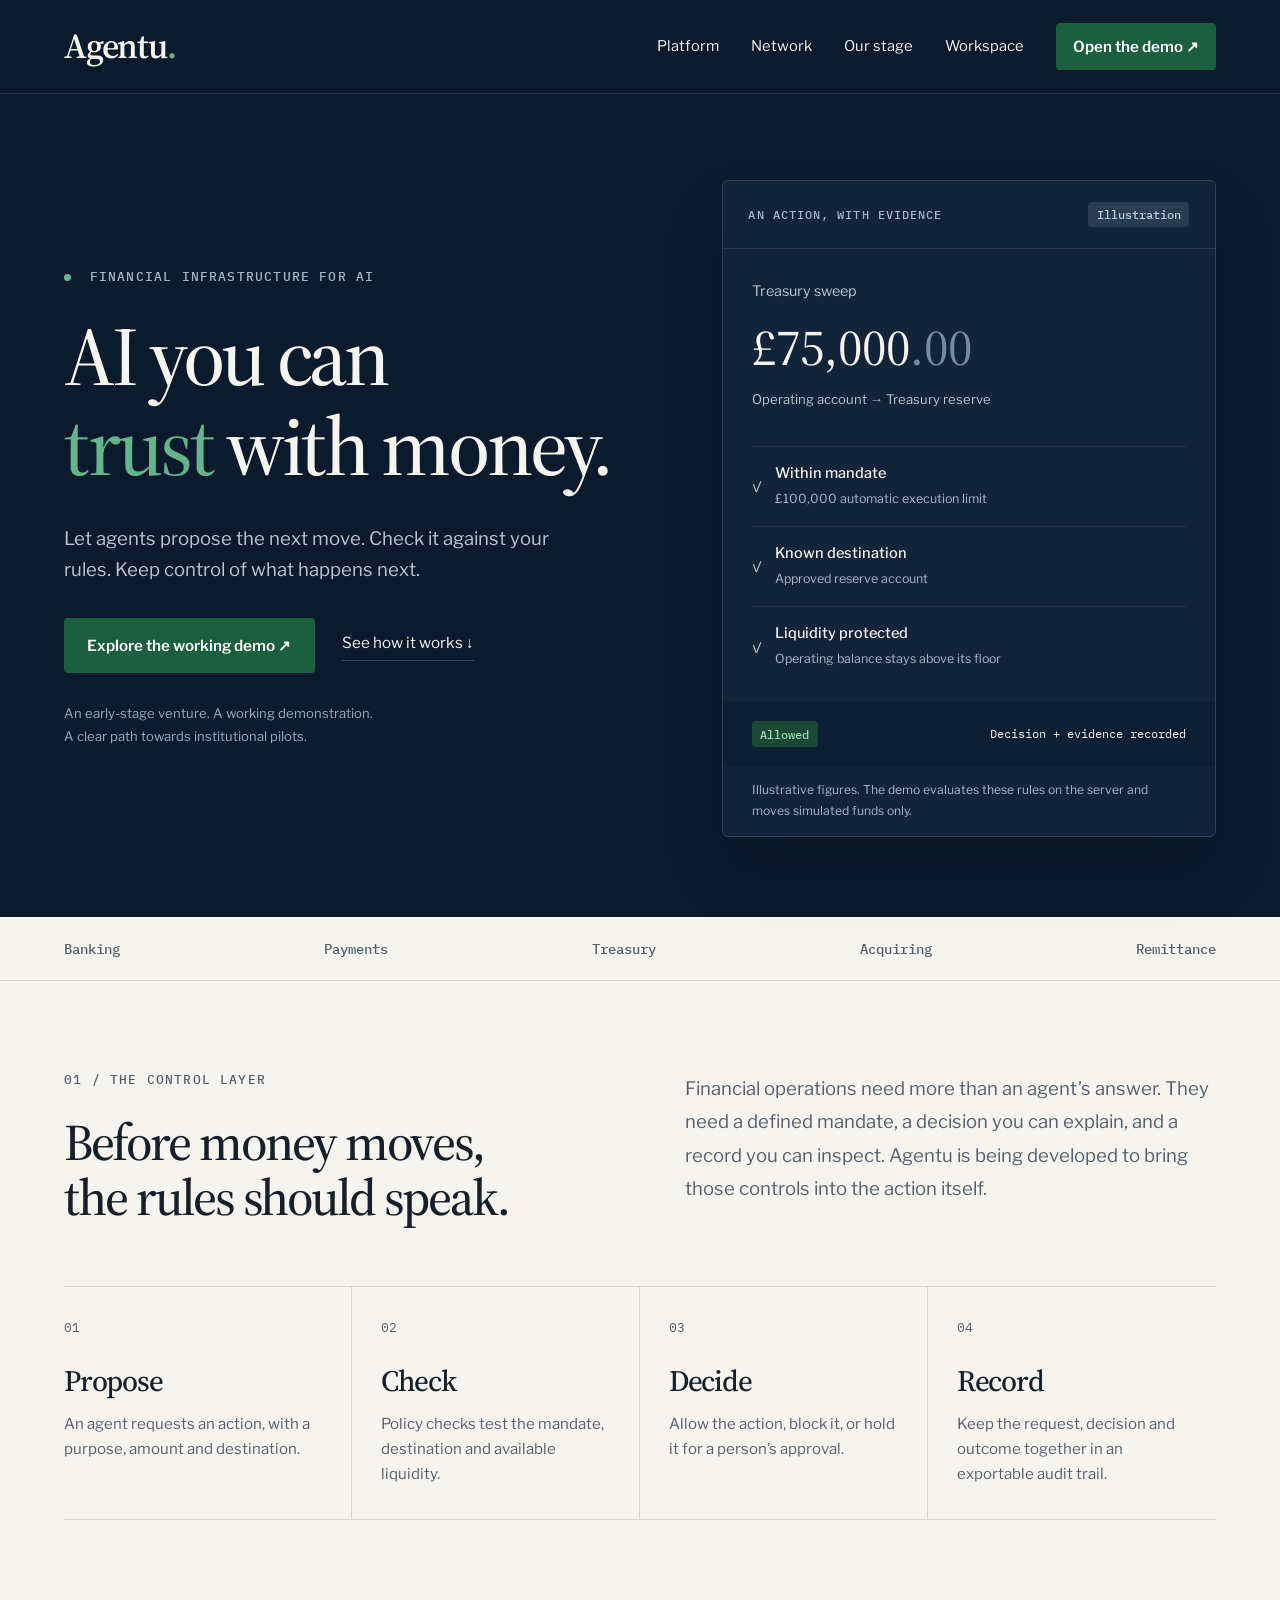
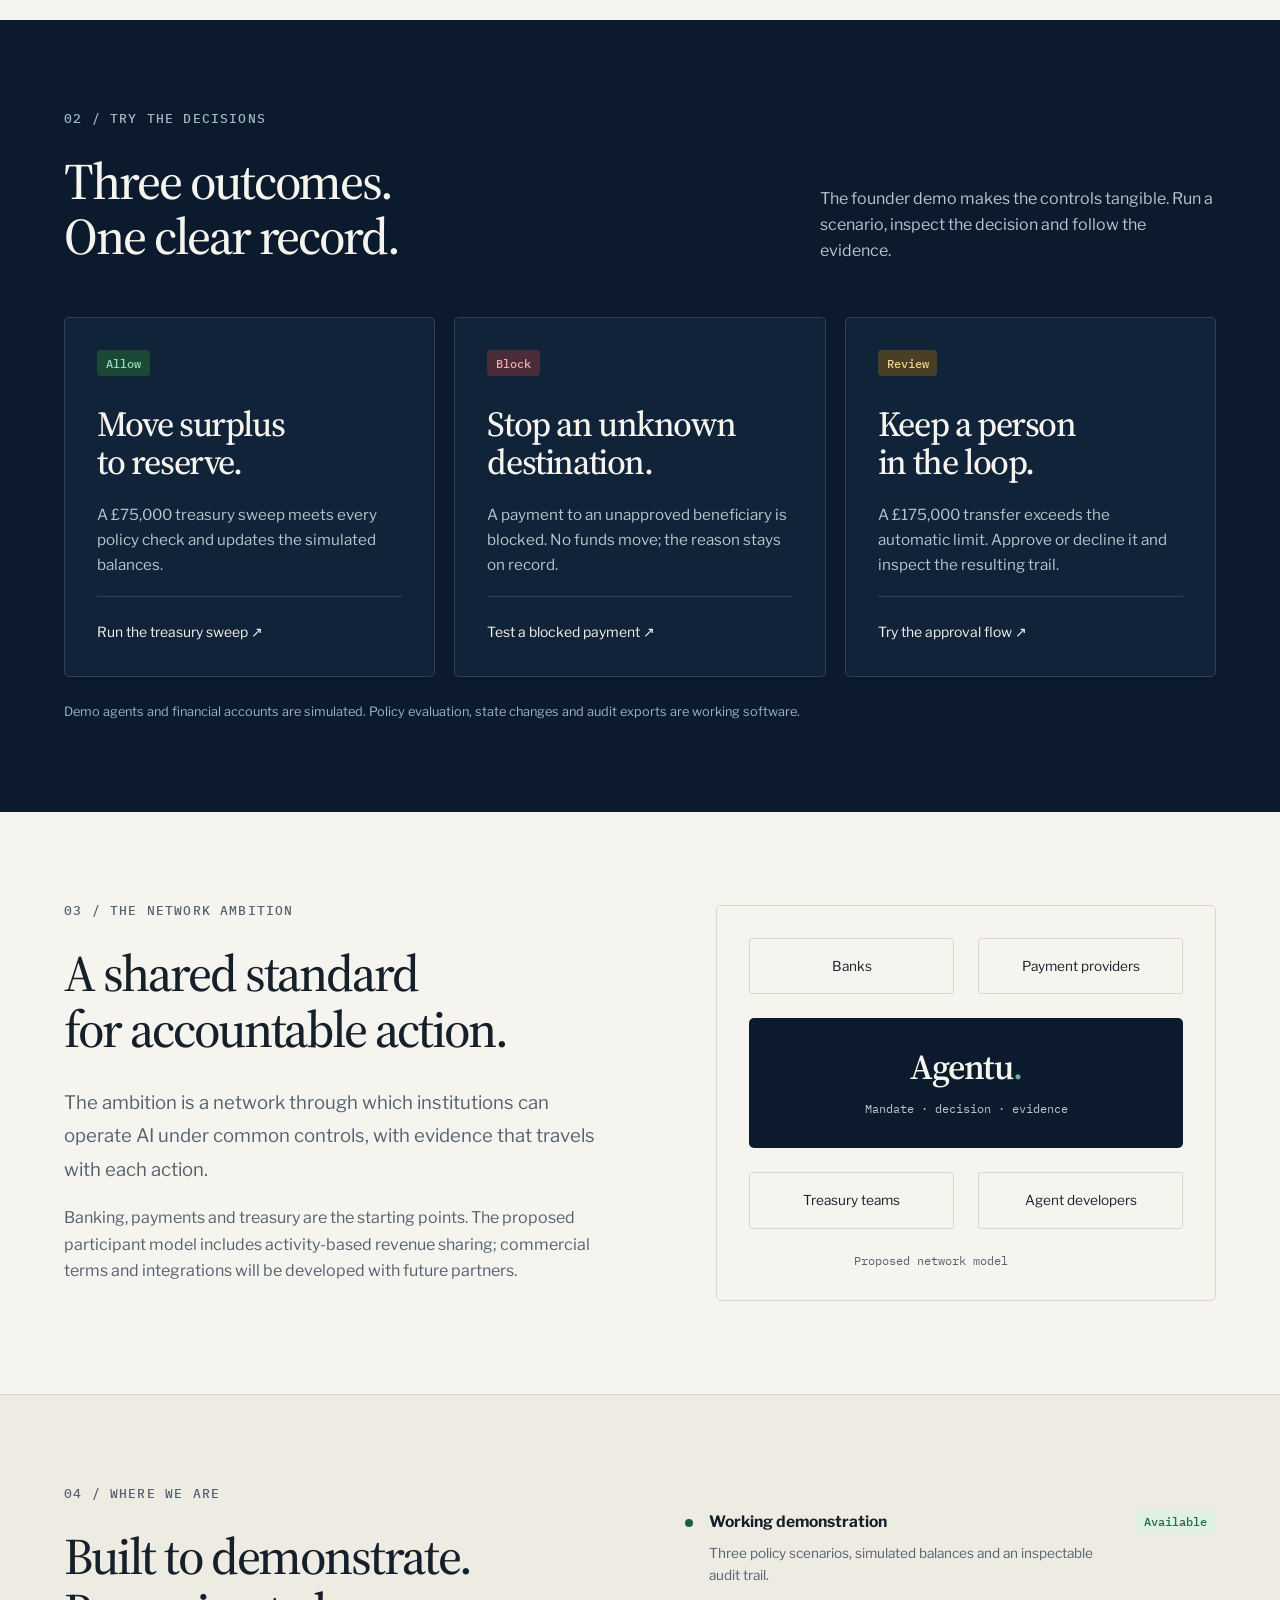
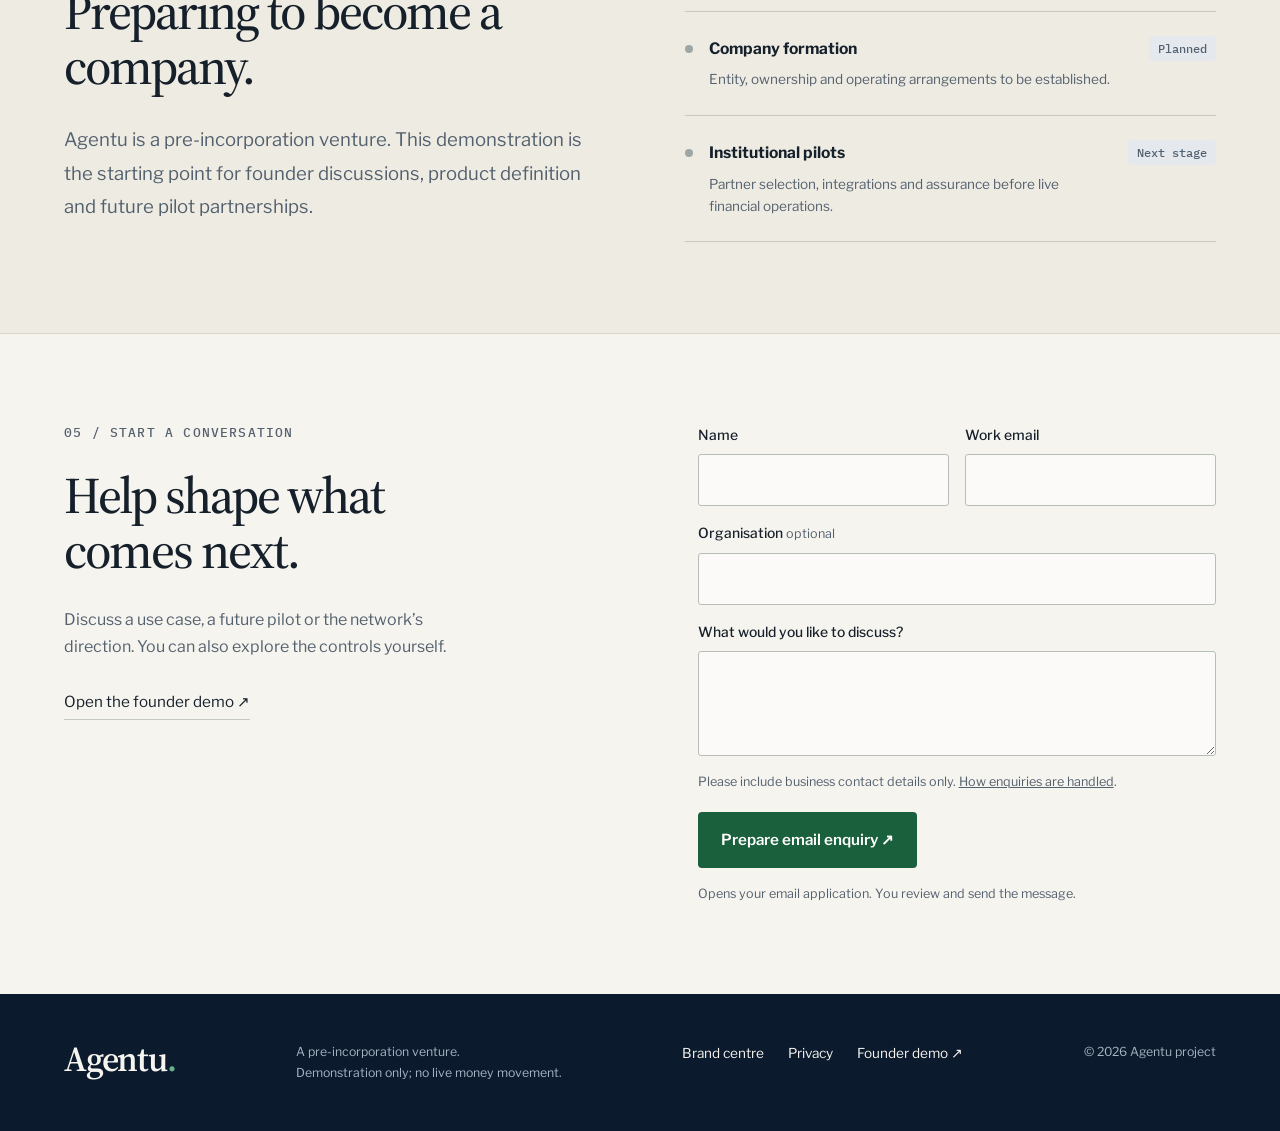
<file: agentu/index.html>
<!doctype html>
<html lang="en-GB">
  <head>
    <meta charset="utf-8" />
    <meta name="viewport" content="width=device-width, initial-scale=1" />
    <base href="/agentu/" />
    <title>Agentu — AI you can trust with money</title>
    <meta
      name="description"
      content="Financial infrastructure for AI. Explore how Agentu checks proposed actions, keeps people in control and records the evidence."
    />
    <meta name="theme-color" content="#0b1b2d" />
    <link rel="icon" href="brand/logos/agentu-favicon.svg" />
    <link rel="stylesheet" href="site.css" />
    <script src="site.js" defer></script>
  </head>
  <body>
    <a class="skip" href="#main">Skip to content</a>
    <header class="site-header">
      <a class="wordmark" href="./" aria-label="Agentu home"
        >Agentu<span>.</span></a
      >
      <nav aria-label="Main navigation">
        <a href="#platform">Platform</a><a href="#network">Network</a
        ><a href="#company">Our stage</a><a href="app/">Workspace</a
        ><a class="button small" href="demo/">Open the demo ↗</a>
      </nav>
    </header>
    <main id="main">
      <section class="hero section-dark">
        <div>
          <p class="eyebrow">
            <span class="signal"></span> Financial infrastructure for AI
          </p>
          <h1>AI you can<br /><em>trust</em> with money.</h1>
          <p class="lead">
            Let agents propose the next move. Check it against your rules. Keep
            control of what happens next.
          </p>
          <div class="actions">
            <a class="button" href="demo/">Explore the working demo ↗</a
            ><a class="text-link" href="#platform">See how it works ↓</a>
          </div>
          <p class="hero-note">
            An early-stage venture. A working demonstration.<br />A clear path
            towards institutional pilots.
          </p>
        </div>
        <div class="hero-proof" aria-label="Illustrative treasury decision">
          <div class="proof-top">
            <span class="eyebrow">An action, with evidence</span
            ><span class="badge neutral">Illustration</span>
          </div>
          <div class="proof-amount">
            <span>Treasury sweep</span><strong>£75,000<span>.00</span></strong>
            <p>Operating account → Treasury reserve</p>
          </div>
          <ol class="checks">
            <li>
              <span class="check-icon">✓</span>
              <div>
                <strong>Within mandate</strong
                ><span>£100,000 automatic execution limit</span>
              </div>
            </li>
            <li>
              <span class="check-icon">✓</span>
              <div>
                <strong>Known destination</strong
                ><span>Approved reserve account</span>
              </div>
            </li>
            <li>
              <span class="check-icon">✓</span>
              <div>
                <strong>Liquidity protected</strong
                ><span>Operating balance stays above its floor</span>
              </div>
            </li>
          </ol>
          <div class="proof-bottom">
            <span class="badge success">Allowed</span
            ><span class="mono">Decision + evidence recorded</span>
          </div>
          <p class="proof-caption">
            Illustrative figures. The demo evaluates these rules on the server
            and moves simulated funds only.
          </p>
        </div>
      </section>
      <div class="principle-strip">
        <span>Banking</span><span>Payments</span><span>Treasury</span
        ><span>Acquiring</span><span>Remittance</span>
      </div>
      <section class="section intro" id="platform">
        <div>
          <p class="eyebrow">01 / The control layer</p>
          <h2>Before money moves,<br />the rules should speak.</h2>
        </div>
        <p class="large-copy">
          Financial operations need more than an agent’s answer. They need a
          defined mandate, a decision you can explain, and a record you can
          inspect. Agentu is being developed to bring those controls into the
          action itself.
        </p>
      </section>
      <section class="section flow-section" aria-label="How Agentu works">
        <div class="flow-grid">
          <article>
            <span class="step-number">01</span>
            <h3>Propose</h3>
            <p>
              An agent requests an action, with a purpose, amount and
              destination.
            </p>
          </article>
          <article>
            <span class="step-number">02</span>
            <h3>Check</h3>
            <p>
              Policy checks test the mandate, destination and available
              liquidity.
            </p>
          </article>
          <article>
            <span class="step-number">03</span>
            <h3>Decide</h3>
            <p>
              Allow the action, block it, or hold it for a person’s approval.
            </p>
          </article>
          <article>
            <span class="step-number">04</span>
            <h3>Record</h3>
            <p>
              Keep the request, decision and outcome together in an exportable
              audit trail.
            </p>
          </article>
        </div>
      </section>
      <section class="section section-dark scenarios">
        <div class="section-heading">
          <div>
            <p class="eyebrow">02 / Try the decisions</p>
            <h2>Three outcomes.<br />One clear record.</h2>
          </div>
          <p>
            The founder demo makes the controls tangible. Run a scenario,
            inspect the decision and follow the evidence.
          </p>
        </div>
        <div class="scenario-grid">
          <a class="scenario-card" href="demo/?scenario=sweep"
            ><span class="badge success">Allow</span>
            <h3>Move surplus<br />to reserve.</h3>
            <p>
              A £75,000 treasury sweep meets every policy check and updates the
              simulated balances.
            </p>
            <span class="card-link">Run the treasury sweep ↗</span></a
          ><a class="scenario-card" href="demo/?scenario=blocked"
            ><span class="badge danger">Block</span>
            <h3>Stop an unknown<br />destination.</h3>
            <p>
              A payment to an unapproved beneficiary is blocked. No funds move;
              the reason stays on record.
            </p>
            <span class="card-link">Test a blocked payment ↗</span></a
          ><a class="scenario-card" href="demo/?scenario=approval"
            ><span class="badge warning">Review</span>
            <h3>Keep a person<br />in the loop.</h3>
            <p>
              A £175,000 transfer exceeds the automatic limit. Approve or
              decline it and inspect the resulting trail.
            </p>
            <span class="card-link">Try the approval flow ↗</span></a
          >
        </div>
        <p class="section-footnote">
          Demo agents and financial accounts are simulated. Policy evaluation,
          state changes and audit exports are working software.
        </p>
      </section>
      <section class="section network-section" id="network">
        <div>
          <p class="eyebrow">03 / The network ambition</p>
          <h2>A shared standard<br />for accountable action.</h2>
          <p class="large-copy">
            The ambition is a network through which institutions can operate AI
            under common controls, with evidence that travels with each action.
          </p>
          <p>
            Banking, payments and treasury are the starting points. The proposed
            participant model includes activity-based revenue sharing;
            commercial terms and integrations will be developed with future
            partners.
          </p>
        </div>
        <div class="network-diagram" aria-label="Proposed participant network">
          <div class="network-node">Banks</div>
          <div class="network-node">Payment providers</div>
          <div class="network-centre wordmark">
            Agentu<span>.</span><small>Mandate · decision · evidence</small>
          </div>
          <div class="network-node">Treasury teams</div>
          <div class="network-node">Agent developers</div>
          <p>Proposed network model</p>
        </div>
      </section>
      <section class="section stage-section" id="company">
        <div>
          <p class="eyebrow">04 / Where we are</p>
          <h2>Built to demonstrate.<br />Preparing to become a company.</h2>
          <p class="large-copy">
            Agentu is a pre-incorporation venture. This demonstration is the
            starting point for founder discussions, product definition and
            future pilot partnerships.
          </p>
        </div>
        <div class="stage-list">
          <div>
            <span class="stage-dot ready"></span>
            <div>
              <strong>Working demonstration</strong>
              <p>
                Three policy scenarios, simulated balances and an inspectable
                audit trail.
              </p>
            </div>
            <span class="badge success">Available</span>
          </div>
          <div>
            <span class="stage-dot"></span>
            <div>
              <strong>Company formation</strong>
              <p>
                Entity, ownership and operating arrangements to be established.
              </p>
            </div>
            <span class="badge neutral">Planned</span>
          </div>
          <div>
            <span class="stage-dot"></span>
            <div>
              <strong>Institutional pilots</strong>
              <p>
                Partner selection, integrations and assurance before live
                financial operations.
              </p>
            </div>
            <span class="badge neutral">Next stage</span>
          </div>
        </div>
      </section>
      <section class="section contact-section" id="request">
        <div>
          <p class="eyebrow">05 / Start a conversation</p>
          <h2>Help shape what<br />comes next.</h2>
          <p>
            Discuss a use case, a future pilot or the network’s direction. You
            can also explore the controls yourself.
          </p>
          <a class="text-link" href="demo/">Open the founder demo ↗</a>
        </div>
        <form id="contact-form">
          <div class="form-row">
            <label
              >Name<input
                name="name"
                autocomplete="name"
                required
                maxlength="100" /></label
            ><label
              >Work email<input
                name="email"
                type="email"
                autocomplete="email"
                required
                maxlength="254"
            /></label>
          </div>
          <label
            >Organisation <span class="optional">optional</span
            ><input
              name="organisation"
              autocomplete="organization"
              maxlength="150" /></label
          ><label
            >What would you like to discuss?<textarea
              name="message"
              rows="3"
              required
              maxlength="2000"
            ></textarea></label
          ><label class="honeypot" aria-hidden="true"
            >Website<input name="website" tabindex="-1" autocomplete="off"
          /></label>
          <p class="form-note">
            Please include business contact details only.
            <a href="privacy.html">How enquiries are handled</a>.
          </p>
          <button class="button" type="submit">Prepare email enquiry ↗</button>
          <p
            class="form-status"
            id="contact-status"
            role="status"
            aria-live="polite"
          >
            Opens your email application. You review and send the message.
          </p>
        </form>
      </section>
    </main>
    <footer class="site-footer">
      <a class="wordmark" href="./">Agentu<span>.</span></a>
      <p>
        A pre-incorporation venture.<br />Demonstration only; no live money
        movement.
      </p>
      <nav aria-label="Footer">
        <a href="brand/">Brand centre</a><a href="privacy.html">Privacy</a
        ><a href="demo/">Founder demo ↗</a>
      </nav>
      <span>© 2026 Agentu project</span>
    </footer>
    <button class="to-top" aria-label="Back to top" hidden>↑</button>
  </body>
</html>
</file>
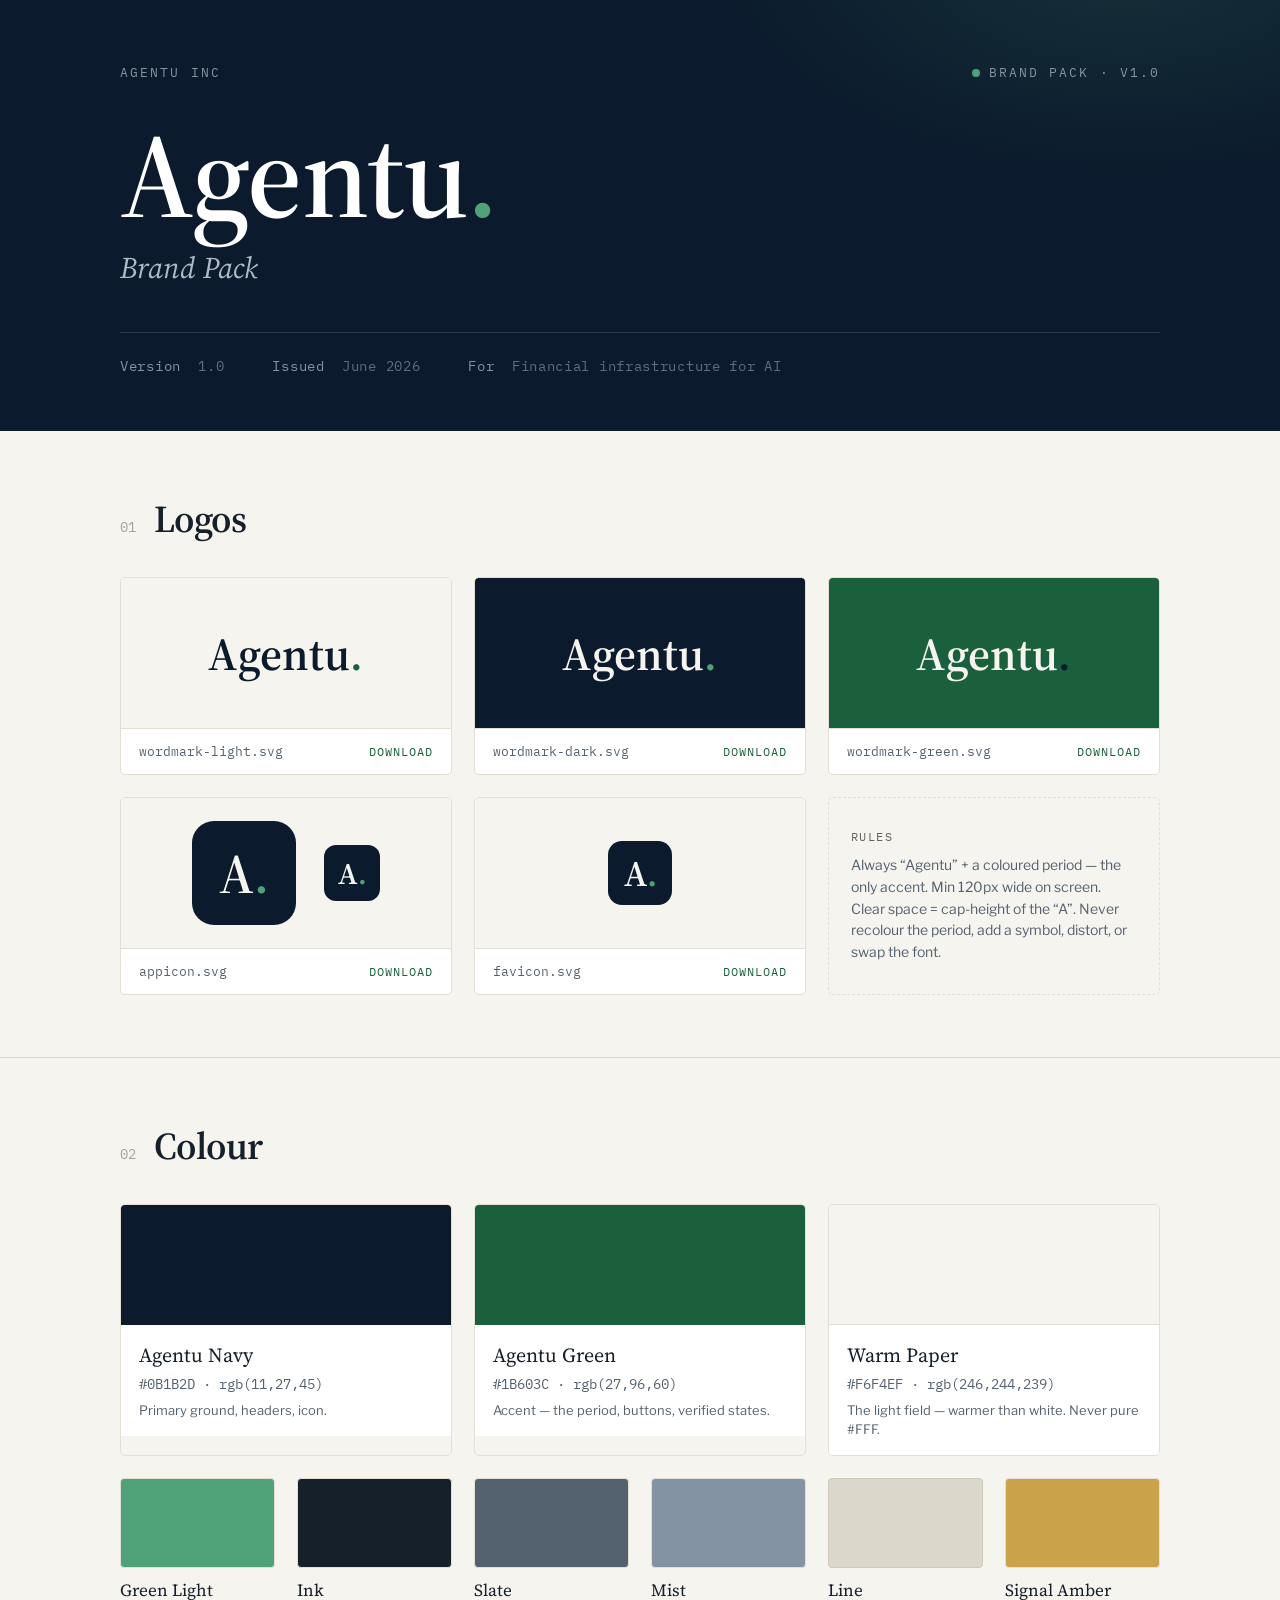
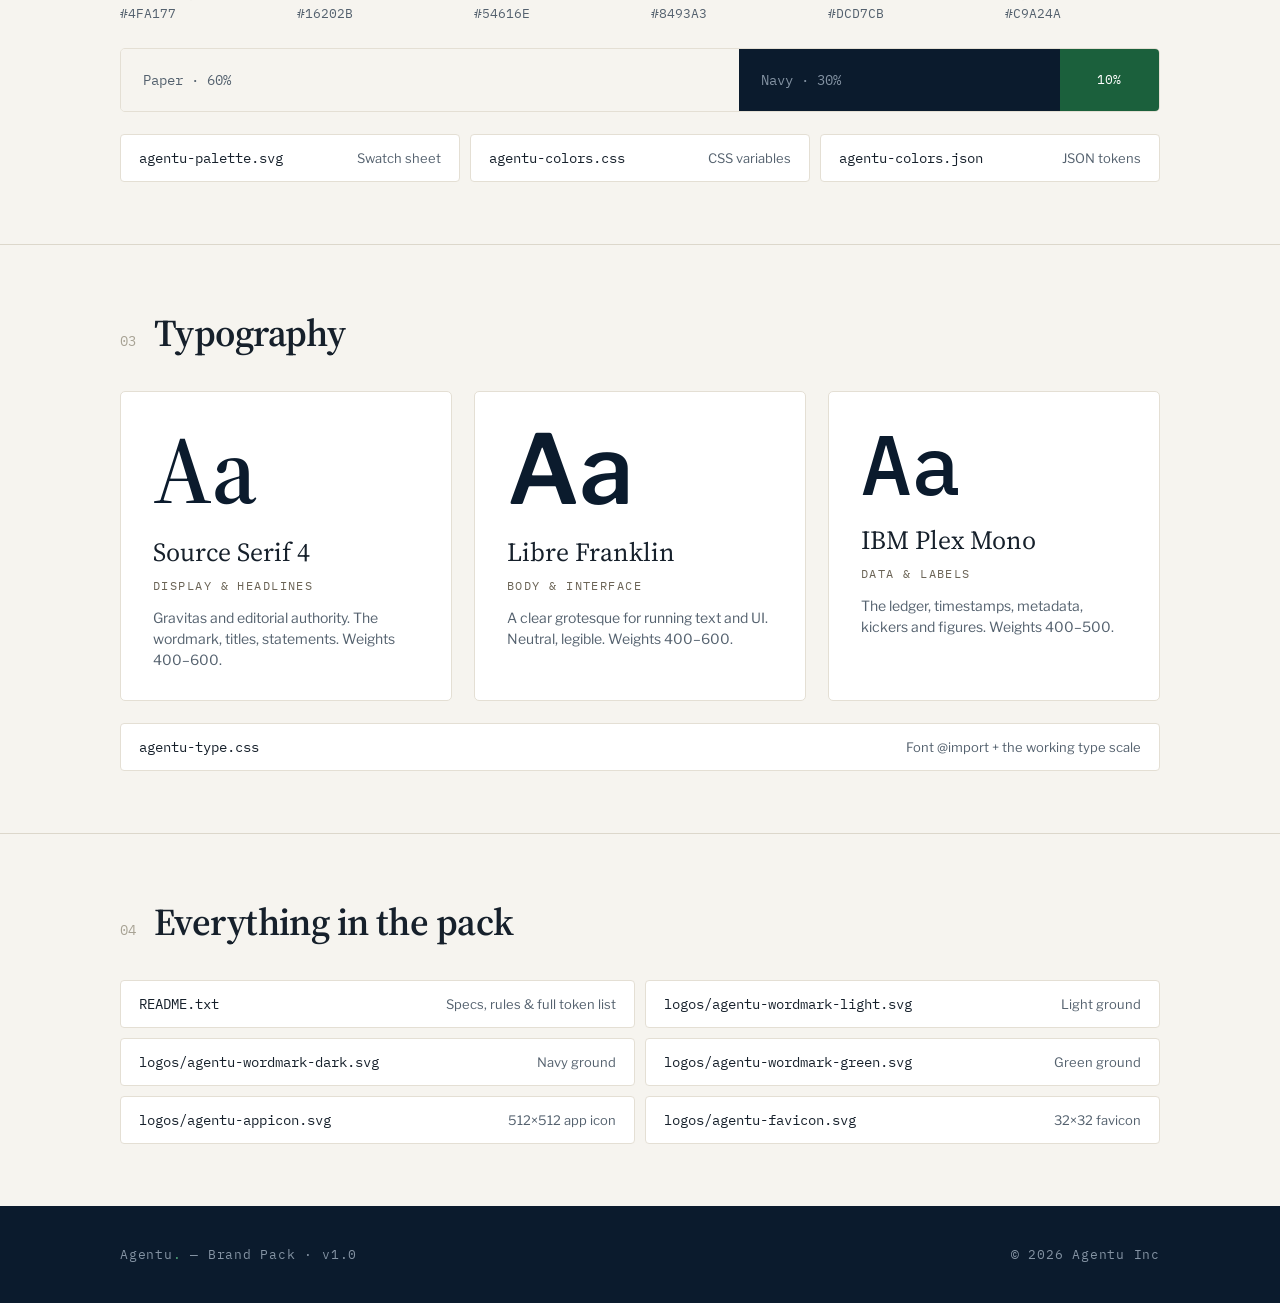
<file: brand/index.html>
<!DOCTYPE html>
<html lang="en">
<head>
<meta charset="utf-8">
<meta name="viewport" content="width=device-width, initial-scale=1">
<title>Agentu — Brand Pack</title>
<link rel="icon" type="image/svg+xml" href="logos/agentu-favicon.svg">
<link rel="preconnect" href="https://fonts.googleapis.com">
<link rel="preconnect" href="https://fonts.gstatic.com" crossorigin>
<link href="https://fonts.googleapis.com/css2?family=Source+Serif+4:opsz,wght@8..60,400..700&family=Libre+Franklin:wght@400;500;600;700&family=IBM+Plex+Mono:wght@400;500;600&display=swap" rel="stylesheet">
<style>
  :root{
    --navy:#0B1B2D; --green:#1B603C; --paper:#F6F4EF; --green-light:#4FA177;
    --ink:#16202B; --slate:#54616E; --mist:#8493A3; --line:#DCD7CB; --amber:#C9A24A;
    --serif:'Source Serif 4',Georgia,serif; --sans:'Libre Franklin',system-ui,sans-serif; --mono:'IBM Plex Mono',ui-monospace,monospace;
  }
  *{box-sizing:border-box}
  body{margin:0;background:var(--paper);color:var(--ink);font-family:var(--sans);-webkit-font-smoothing:antialiased}
  a{color:inherit}
  .wrap{max-width:1120px;margin:0 auto;padding:0 40px}
  .kicker{font-family:var(--mono);font-size:13px;letter-spacing:.16em;text-transform:uppercase;color:#6B6456}
  .label{font-family:var(--mono);font-size:12px;letter-spacing:.12em;text-transform:uppercase;color:#6B6456}
  h1,h2,h3{font-family:var(--serif);font-weight:600;letter-spacing:-.015em;margin:0}
  .dot{color:var(--green)}

  /* Header */
  header{background:var(--navy);color:#fff;padding:64px 0 56px;position:relative;overflow:hidden}
  header::after{content:"";position:absolute;inset:0;pointer-events:none;background:radial-gradient(680px 360px at 88% -10%,rgba(79,161,119,.16),transparent 60%)}
  header .wrap{position:relative;z-index:1}
  .topbar{display:flex;justify-content:space-between;align-items:center;font-family:var(--mono);font-size:13px;letter-spacing:.16em;text-transform:uppercase;color:var(--mist)}
  .pulse{display:inline-flex;align-items:center;gap:.55rem}
  .pulse i{width:8px;height:8px;border-radius:50%;background:var(--green-light);animation:p 2.4s infinite}
  @keyframes p{0%{box-shadow:0 0 0 0 rgba(79,161,119,.5)}70%{box-shadow:0 0 0 8px rgba(79,161,119,0)}100%{box-shadow:0 0 0 0 rgba(79,161,119,0)}}
  header h1{font-size:120px;line-height:.9;color:#fff;margin-top:40px}
  header h1 .dot{color:var(--green-light)}
  header .sub{font-family:var(--serif);font-style:italic;font-size:30px;color:#AEB9C6;margin-top:18px}
  header .meta{display:flex;gap:48px;margin-top:44px;padding-top:24px;border-top:1px solid #22384E;font-family:var(--mono);font-size:14px;letter-spacing:.05em;color:#5d6e80}
  header .meta b{color:var(--mist);font-weight:400}

  section{padding:62px 0;border-bottom:1px solid var(--line)}
  .shead{display:flex;align-items:baseline;gap:18px;margin-bottom:32px}
  .shead .n{font-family:var(--mono);font-size:14px;color:#A7A294}
  .shead h2{font-size:38px}

  .grid{display:grid;gap:22px}
  .card{background:#fff;border:1px solid #E4DFD4;border-radius:5px;overflow:hidden;display:flex;flex-direction:column}
  .preview{height:150px;display:flex;align-items:center;justify-content:center}
  .card .foot{display:flex;justify-content:space-between;align-items:center;padding:14px 18px;border-top:1px solid #E4DFD4}
  .card .foot .fn{font-family:var(--mono);font-size:13px;color:var(--slate)}
  .card .foot .dl{font-family:var(--mono);font-size:12px;letter-spacing:.08em;text-transform:uppercase;color:var(--green);text-decoration:none}
  .word{font-family:var(--serif);font-weight:600;font-size:46px;letter-spacing:.004em}

  /* Colour */
  .sw{border:1px solid #E4DFD4;border-radius:5px;overflow:hidden}
  .sw .chip{height:120px}
  .sw .info{padding:16px 18px;background:#fff}
  .sw .nm{font-family:var(--serif);font-size:20px}
  .sw .hx{font-family:var(--mono);font-size:14px;color:var(--slate);margin-top:6px}
  .sw .ro{font-size:13px;color:var(--slate);margin-top:8px;line-height:1.45}

  /* Type */
  .tcard{background:#fff;border:1px solid #E4DFD4;border-radius:5px;padding:30px 32px}
  .aa{font-size:96px;line-height:1;color:var(--navy)}
  .files{display:grid;gap:10px;margin-top:8px}
  .file{display:flex;justify-content:space-between;align-items:center;background:#fff;border:1px solid #E4DFD4;border-radius:4px;padding:14px 18px;text-decoration:none}
  .file .fn{font-family:var(--mono);font-size:14px;color:var(--ink)}
  .file .fd{font-size:13px;color:var(--slate)}

  footer{background:var(--navy);color:var(--mist);padding:40px 0;font-family:var(--mono);font-size:13px;letter-spacing:.06em}
  footer .wrap{display:flex;justify-content:space-between;align-items:center}
  footer .dot{color:var(--green-light)}
</style>
</head>
<body>

<header>
  <div class="wrap">
    <div class="topbar">
      <span>Agentu Inc</span>
      <span class="pulse"><i></i>Brand pack · v1.0</span>
    </div>
    <h1>Agentu<span class="dot">.</span></h1>
    <div class="sub">Brand Pack</div>
    <div class="meta">
      <span><b>Version</b>&nbsp;&nbsp;1.0</span>
      <span><b>Issued</b>&nbsp;&nbsp;June 2026</span>
      <span><b>For</b>&nbsp;&nbsp;Financial infrastructure for AI</span>
    </div>
  </div>
</header>

<!-- LOGOS -->
<section>
  <div class="wrap">
    <div class="shead"><span class="n">01</span><h2>Logos</h2></div>
    <div class="grid" style="grid-template-columns:repeat(3,1fr)">
      <div class="card">
        <div class="preview" style="background:var(--paper)"><span class="word" style="color:var(--navy)">Agentu<span style="color:var(--green)">.</span></span></div>
        <div class="foot"><span class="fn">wordmark-light.svg</span><a class="dl" href="logos/agentu-wordmark-light.svg" download>Download</a></div>
      </div>
      <div class="card">
        <div class="preview" style="background:var(--navy)"><span class="word" style="color:var(--paper)">Agentu<span style="color:var(--green-light)">.</span></span></div>
        <div class="foot"><span class="fn">wordmark-dark.svg</span><a class="dl" href="logos/agentu-wordmark-dark.svg" download>Download</a></div>
      </div>
      <div class="card">
        <div class="preview" style="background:var(--green)"><span class="word" style="color:var(--paper)">Agentu<span style="color:var(--navy)">.</span></span></div>
        <div class="foot"><span class="fn">wordmark-green.svg</span><a class="dl" href="logos/agentu-wordmark-green.svg" download>Download</a></div>
      </div>
      <div class="card">
        <div class="preview" style="background:var(--paper);gap:28px">
          <div style="width:104px;height:104px;border-radius:22px;background:var(--navy);display:flex;align-items:center;justify-content:center"><span style="font-family:var(--serif);font-weight:600;font-size:56px;color:var(--paper)">A<span style="color:var(--green-light)">.</span></span></div>
          <div style="width:56px;height:56px;border-radius:12px;background:var(--navy);display:flex;align-items:center;justify-content:center"><span style="font-family:var(--serif);font-weight:600;font-size:30px;color:var(--paper)">A<span style="color:var(--green-light)">.</span></span></div>
        </div>
        <div class="foot"><span class="fn">appicon.svg</span><a class="dl" href="logos/agentu-appicon.svg" download>Download</a></div>
      </div>
      <div class="card">
        <div class="preview" style="background:var(--paper)">
          <div style="width:64px;height:64px;border-radius:14px;background:var(--navy);display:flex;align-items:center;justify-content:center"><span style="font-family:var(--serif);font-weight:600;font-size:36px;color:var(--paper)">A<span style="color:var(--green-light)">.</span></span></div>
        </div>
        <div class="foot"><span class="fn">favicon.svg</span><a class="dl" href="logos/agentu-favicon.svg" download>Download</a></div>
      </div>
      <div class="card" style="background:var(--paper);border-style:dashed;justify-content:center">
        <div style="padding:24px 22px">
          <div class="label" style="margin-bottom:10px">Rules</div>
          <p style="font-size:14px;line-height:1.55;color:var(--slate);margin:0">Always “Agentu” + a coloured period — the only accent. Min 120px wide on screen. Clear space = cap-height of the “A”. Never recolour the period, add a symbol, distort, or swap the font.</p>
        </div>
      </div>
    </div>
  </div>
</section>

<!-- COLOUR -->
<section>
  <div class="wrap">
    <div class="shead"><span class="n">02</span><h2>Colour</h2></div>
    <div class="grid" style="grid-template-columns:repeat(3,1fr)">
      <div class="sw"><div class="chip" style="background:var(--navy)"></div><div class="info"><div class="nm">Agentu Navy</div><div class="hx">#0B1B2D · rgb(11,27,45)</div><div class="ro">Primary ground, headers, icon.</div></div></div>
      <div class="sw"><div class="chip" style="background:var(--green)"></div><div class="info"><div class="nm">Agentu Green</div><div class="hx">#1B603C · rgb(27,96,60)</div><div class="ro">Accent — the period, buttons, verified states.</div></div></div>
      <div class="sw"><div class="chip" style="background:var(--paper);border-bottom:1px solid #E4DFD4"></div><div class="info"><div class="nm">Warm Paper</div><div class="hx">#F6F4EF · rgb(246,244,239)</div><div class="ro">The light field — warmer than white. Never pure #FFF.</div></div></div>
    </div>

    <div class="grid" style="grid-template-columns:repeat(6,1fr);margin-top:22px">
      <div><div style="height:90px;border-radius:4px;background:var(--green-light);border:1px solid #E4DFD4"></div><div style="font-family:var(--serif);font-size:17px;margin-top:10px">Green Light</div><div class="hx" style="font-family:var(--mono);font-size:13px;color:var(--slate);margin-top:3px">#4FA177</div></div>
      <div><div style="height:90px;border-radius:4px;background:var(--ink);border:1px solid #E4DFD4"></div><div style="font-family:var(--serif);font-size:17px;margin-top:10px">Ink</div><div style="font-family:var(--mono);font-size:13px;color:var(--slate);margin-top:3px">#16202B</div></div>
      <div><div style="height:90px;border-radius:4px;background:var(--slate);border:1px solid #E4DFD4"></div><div style="font-family:var(--serif);font-size:17px;margin-top:10px">Slate</div><div style="font-family:var(--mono);font-size:13px;color:var(--slate);margin-top:3px">#54616E</div></div>
      <div><div style="height:90px;border-radius:4px;background:var(--mist);border:1px solid #E4DFD4"></div><div style="font-family:var(--serif);font-size:17px;margin-top:10px">Mist</div><div style="font-family:var(--mono);font-size:13px;color:var(--slate);margin-top:3px">#8493A3</div></div>
      <div><div style="height:90px;border-radius:4px;background:var(--line);border:1px solid #CFC9BB"></div><div style="font-family:var(--serif);font-size:17px;margin-top:10px">Line</div><div style="font-family:var(--mono);font-size:13px;color:var(--slate);margin-top:3px">#DCD7CB</div></div>
      <div><div style="height:90px;border-radius:4px;background:var(--amber);border:1px solid #E4DFD4"></div><div style="font-family:var(--serif);font-size:17px;margin-top:10px">Signal Amber</div><div style="font-family:var(--mono);font-size:13px;color:var(--slate);margin-top:3px">#C9A24A</div></div>
    </div>

    <div style="display:flex;height:64px;border-radius:5px;overflow:hidden;border:1px solid #E4DFD4;margin-top:26px">
      <div style="flex:6;background:var(--paper);display:flex;align-items:center;padding-left:22px;font-family:var(--mono);font-size:14px;color:var(--slate)">Paper · 60%</div>
      <div style="flex:3;background:var(--navy);display:flex;align-items:center;padding-left:22px;font-family:var(--mono);font-size:14px;color:var(--mist)">Navy · 30%</div>
      <div style="flex:1;background:var(--green);display:flex;align-items:center;justify-content:center;font-family:var(--mono);font-size:13px;color:#fff">10%</div>
    </div>

    <div class="files" style="margin-top:22px;grid-template-columns:repeat(3,1fr)">
      <a class="file" href="color/agentu-palette.svg" download><span class="fn">agentu-palette.svg</span><span class="fd">Swatch sheet</span></a>
      <a class="file" href="color/agentu-colors.css" download><span class="fn">agentu-colors.css</span><span class="fd">CSS variables</span></a>
      <a class="file" href="color/agentu-colors.json" download><span class="fn">agentu-colors.json</span><span class="fd">JSON tokens</span></a>
    </div>
  </div>
</section>

<!-- TYPE -->
<section>
  <div class="wrap">
    <div class="shead"><span class="n">03</span><h2>Typography</h2></div>
    <div class="grid" style="grid-template-columns:repeat(3,1fr)">
      <div class="tcard"><div class="aa" style="font-family:var(--serif);font-weight:600">Aa</div><div style="font-family:var(--serif);font-size:26px;margin-top:16px">Source Serif 4</div><div class="label" style="margin-top:8px">Display &amp; headlines</div><p style="font-size:14px;color:var(--slate);line-height:1.5;margin:14px 0 0">Gravitas and editorial authority. The wordmark, titles, statements. Weights 400–600.</p></div>
      <div class="tcard"><div class="aa" style="font-family:var(--sans);font-weight:600">Aa</div><div style="font-family:var(--serif);font-size:26px;margin-top:16px">Libre Franklin</div><div class="label" style="margin-top:8px">Body &amp; interface</div><p style="font-size:14px;color:var(--slate);line-height:1.5;margin:14px 0 0">A clear grotesque for running text and UI. Neutral, legible. Weights 400–600.</p></div>
      <div class="tcard"><div class="aa" style="font-family:var(--mono);font-weight:500;font-size:84px">Aa</div><div style="font-family:var(--serif);font-size:26px;margin-top:16px">IBM Plex Mono</div><div class="label" style="margin-top:8px">Data &amp; labels</div><p style="font-size:14px;color:var(--slate);line-height:1.5;margin:14px 0 0">The ledger, timestamps, metadata, kickers and figures. Weights 400–500.</p></div>
    </div>
    <div class="files" style="margin-top:22px;grid-template-columns:1fr">
      <a class="file" href="type/agentu-type.css" download><span class="fn">agentu-type.css</span><span class="fd">Font @import + the working type scale</span></a>
    </div>
  </div>
</section>

<!-- DOWNLOAD ALL / REFS -->
<section style="border-bottom:none">
  <div class="wrap">
    <div class="shead"><span class="n">04</span><h2>Everything in the pack</h2></div>
    <div class="files" style="grid-template-columns:repeat(2,1fr)">
      <a class="file" href="README.txt" download><span class="fn">README.txt</span><span class="fd">Specs, rules &amp; full token list</span></a>
      <a class="file" href="logos/agentu-wordmark-light.svg" download><span class="fn">logos/agentu-wordmark-light.svg</span><span class="fd">Light ground</span></a>
      <a class="file" href="logos/agentu-wordmark-dark.svg" download><span class="fn">logos/agentu-wordmark-dark.svg</span><span class="fd">Navy ground</span></a>
      <a class="file" href="logos/agentu-wordmark-green.svg" download><span class="fn">logos/agentu-wordmark-green.svg</span><span class="fd">Green ground</span></a>
      <a class="file" href="logos/agentu-appicon.svg" download><span class="fn">logos/agentu-appicon.svg</span><span class="fd">512×512 app icon</span></a>
      <a class="file" href="logos/agentu-favicon.svg" download><span class="fn">logos/agentu-favicon.svg</span><span class="fd">32×32 favicon</span></a>
    </div>
  </div>
</section>

<footer>
  <div class="wrap">
    <span>Agentu<span class="dot">.</span> — Brand Pack · v1.0</span>
    <span>© 2026 Agentu Inc</span>
  </div>
</footer>

</body>
</html>
</file>
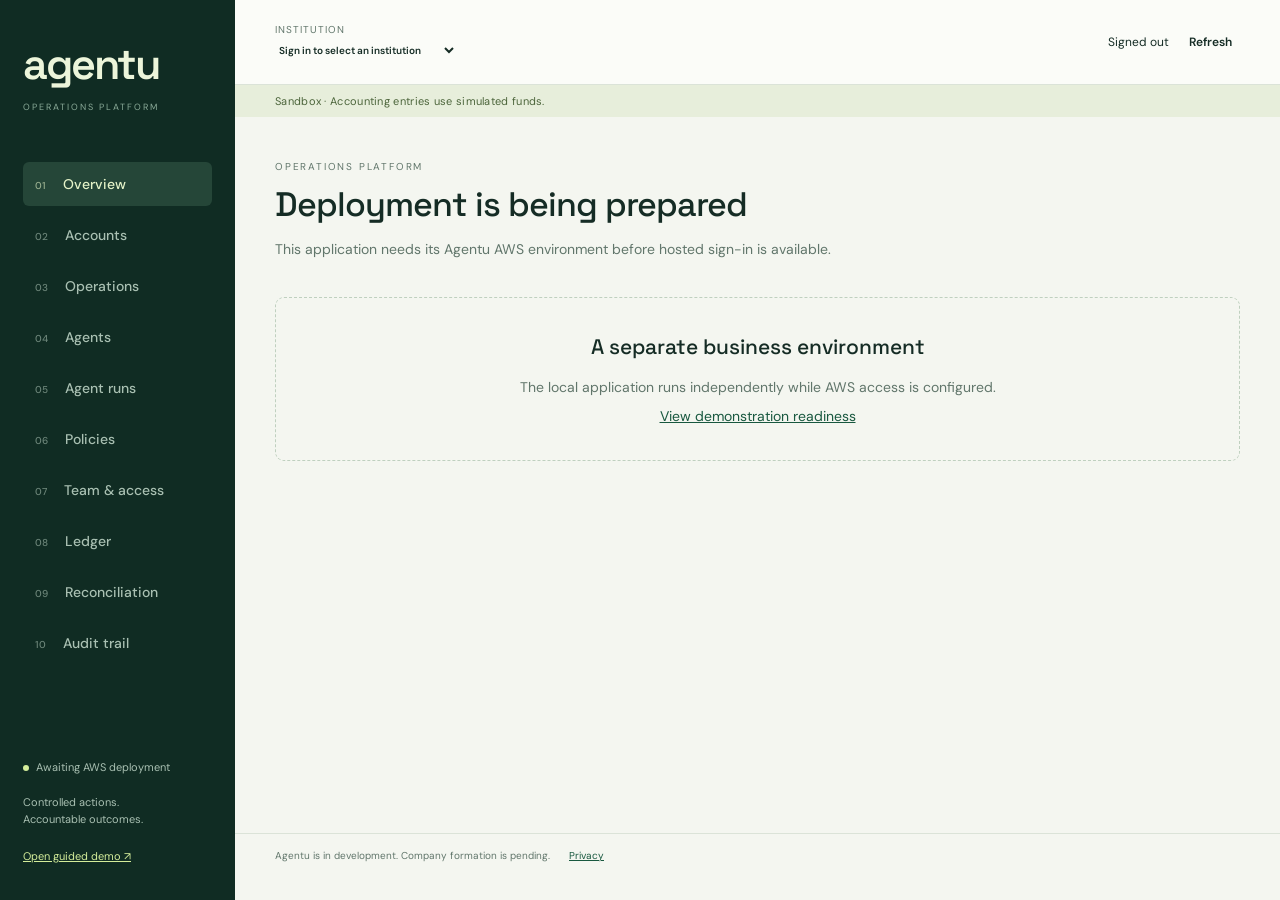
<file: agentu/app/index.html>
<!doctype html>
<html lang="en">
  <head>
    <meta charset="utf-8" />
    <meta name="viewport" content="width=device-width,initial-scale=1" />
    <meta name="robots" content="noindex,nofollow" />
    <meta name="referrer" content="no-referrer" />
    <title>Agentu · Operations</title>
    <link
      rel="icon"
      href="../brand/logos/agentu-favicon.svg"
      type="image/svg+xml"
    />
    <link rel="stylesheet" href="./app.css" />
    <script type="module" src="./app.js"></script>
  </head>
  <body>
    <a class="skip" href="#main">Skip to workspace</a>
    <div id="shell">
      <aside class="sidebar">
        <a class="wordmark" href="../">agentu</a>
        <div class="product-label">OPERATIONS PLATFORM</div>
        <nav aria-label="Workspace">
          <button data-page="overview" class="active">
            <span>01</span> Overview
          </button>
          <button data-page="accounts"><span>02</span> Accounts</button>
          <button data-page="actions"><span>03</span> Operations</button>
          <button data-page="agents"><span>04</span> Agents</button>
          <button data-page="runs"><span>05</span> Agent runs</button>
          <button data-page="policies"><span>06</span> Policies</button>
          <button data-page="members"><span>07</span> Team & access</button>
          <button data-page="journal"><span>08</span> Ledger</button>
          <button data-page="reconciliations">
            <span>09</span> Reconciliation
          </button>
          <button data-page="audit"><span>10</span> Audit trail</button>
        </nav>
        <div class="sidebar-foot">
          <span class="status-dot"></span
          ><span id="environment">Connecting…</span>
          <p>Controlled actions.<br />Accountable outcomes.</p>
          <a href="../demo/">Open guided demo ↗</a>
        </div>
      </aside>
      <div class="workspace">
        <header class="topbar">
          <label class="institution-label"
            >Institution<select id="institution" aria-label="Institution">
              <option>No institution selected</option>
            </select></label
          >
          <div class="identity">
            <span id="identity">Signed out</span
            ><button id="refresh" class="quiet">Refresh</button
            ><button id="logout" class="quiet" hidden>Sign out</button>
          </div>
        </header>
        <div class="mode-banner" id="mode-banner">
          Sandbox · Accounting entries use simulated funds.
        </div>
        <main id="main" tabindex="-1">
          <div id="notice" role="status" aria-live="polite"></div>
          <div id="content"><p>Opening your workspace…</p></div>
        </main>
        <footer>
          Agentu is in development. Company formation is pending.
          <a href="../privacy.html">Privacy</a>
        </footer>
      </div>
    </div>
    <dialog id="dialog">
      <form id="command-form">
        <div class="dialog-title">
          <h2 id="dialog-title"></h2>
          <button
            type="button"
            id="close-dialog"
            class="quiet"
            aria-label="Close dialog"
          >
            ✕
          </button>
        </div>
        <p id="dialog-intro" class="muted"></p>
        <div id="dialog-fields"></div>
        <p id="dialog-error" role="alert"></p>
        <button id="dialog-submit" class="primary" type="submit">Save</button>
      </form>
    </dialog>
  </body>
</html>
</file>
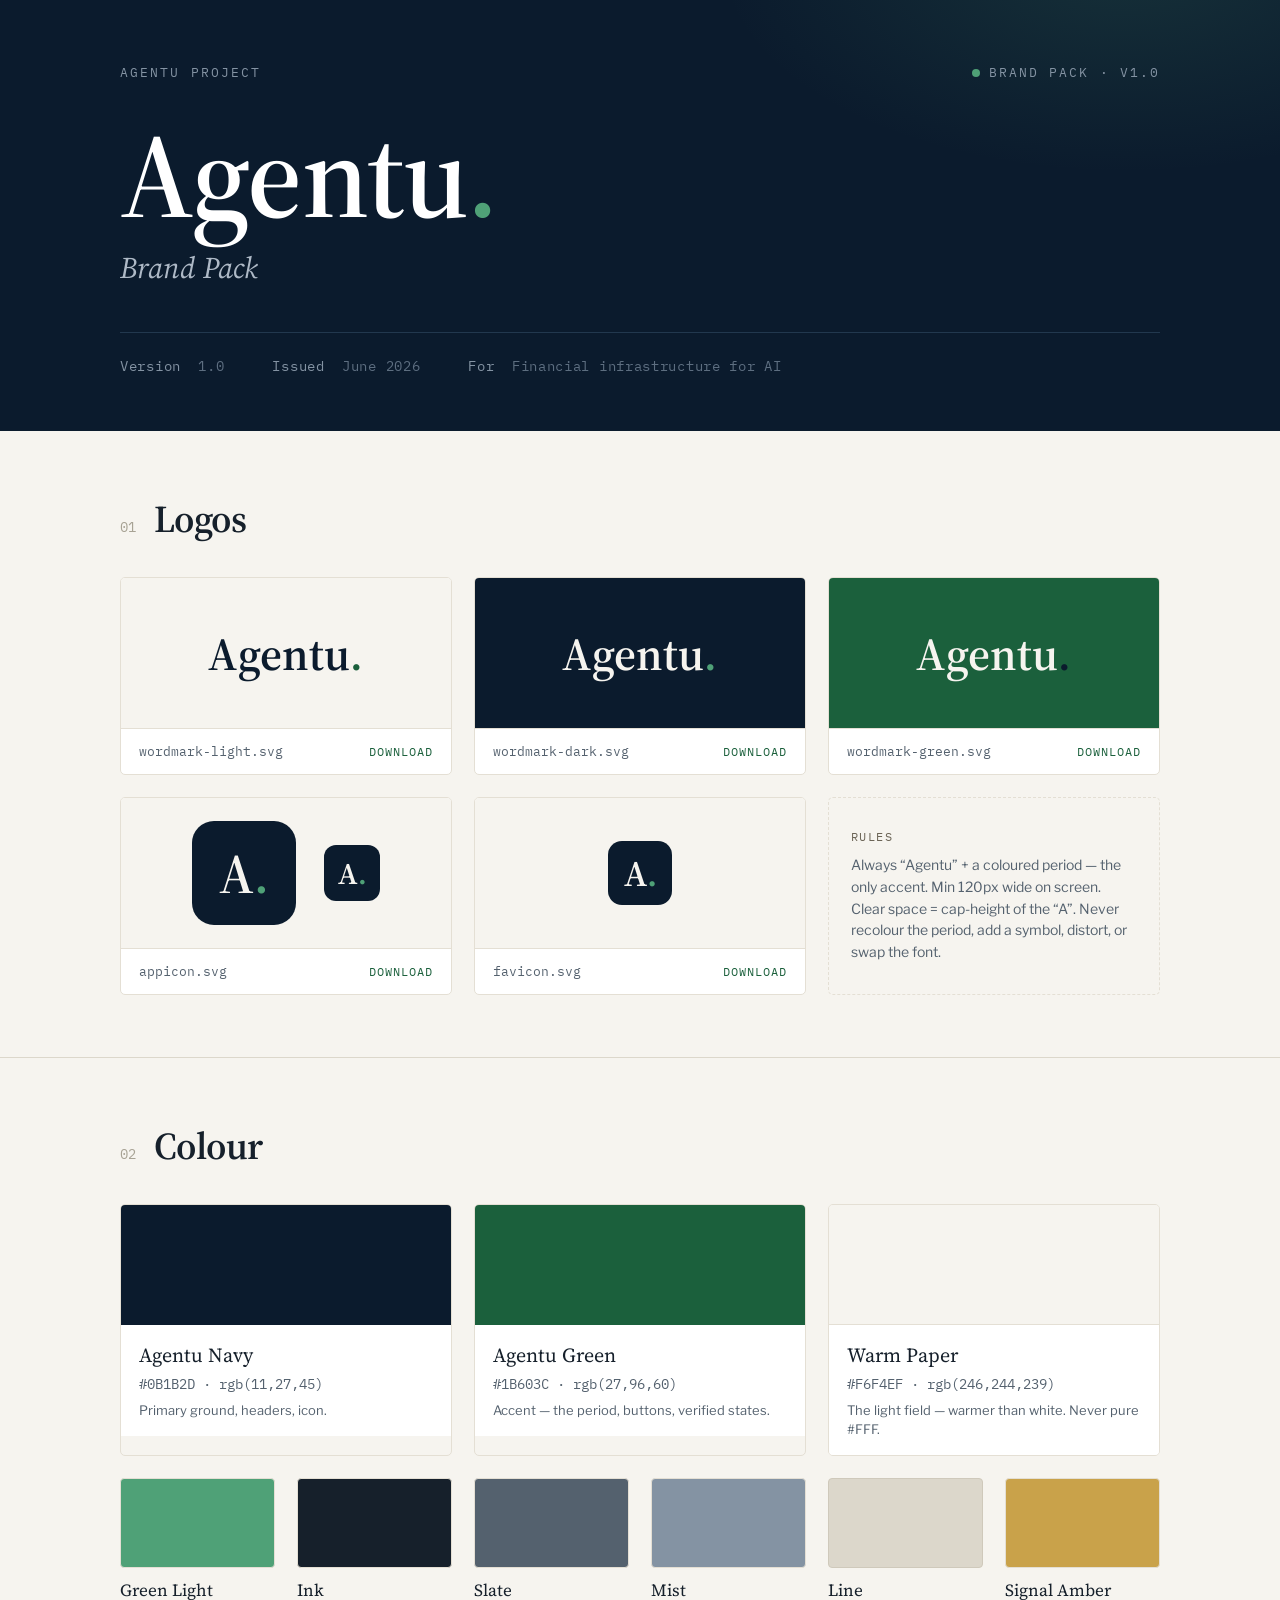
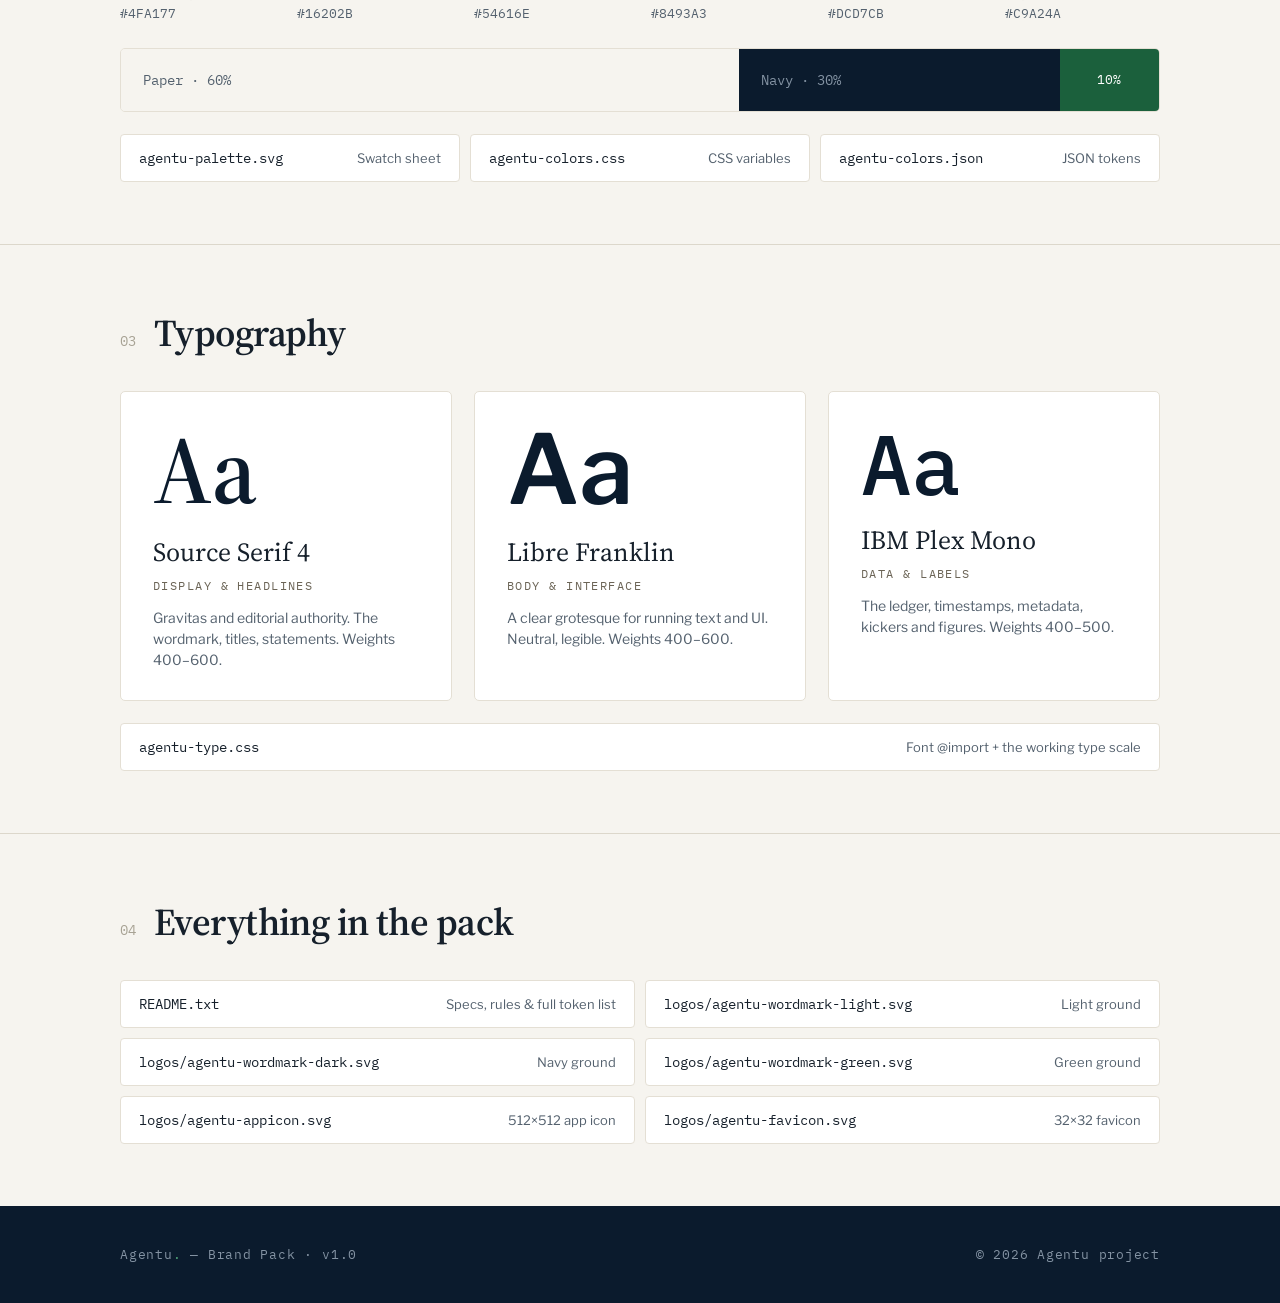
<file: agentu/brand/index.html>
<!DOCTYPE html>
<html lang="en">
<head>
<meta charset="utf-8">
<meta name="viewport" content="width=device-width, initial-scale=1">
<title>Agentu — Brand Pack</title>
<link rel="icon" type="image/svg+xml" href="logos/agentu-favicon.svg">
<link rel="preconnect" href="https://fonts.googleapis.com">
<link rel="preconnect" href="https://fonts.gstatic.com" crossorigin>
<link href="https://fonts.googleapis.com/css2?family=Source+Serif+4:opsz,wght@8..60,400..700&family=Libre+Franklin:wght@400;500;600;700&family=IBM+Plex+Mono:wght@400;500;600&display=swap" rel="stylesheet">
<style>
  :root{
    --navy:#0B1B2D; --green:#1B603C; --paper:#F6F4EF; --green-light:#4FA177;
    --ink:#16202B; --slate:#54616E; --mist:#8493A3; --line:#DCD7CB; --amber:#C9A24A;
    --serif:'Source Serif 4',Georgia,serif; --sans:'Libre Franklin',system-ui,sans-serif; --mono:'IBM Plex Mono',ui-monospace,monospace;
  }
  *{box-sizing:border-box}
  body{margin:0;background:var(--paper);color:var(--ink);font-family:var(--sans);-webkit-font-smoothing:antialiased}
  a{color:inherit}
  .wrap{max-width:1120px;margin:0 auto;padding:0 40px}
  .kicker{font-family:var(--mono);font-size:13px;letter-spacing:.16em;text-transform:uppercase;color:#6B6456}
  .label{font-family:var(--mono);font-size:12px;letter-spacing:.12em;text-transform:uppercase;color:#6B6456}
  h1,h2,h3{font-family:var(--serif);font-weight:600;letter-spacing:-.015em;margin:0}
  .dot{color:var(--green)}

  /* Header */
  header{background:var(--navy);color:#fff;padding:64px 0 56px;position:relative;overflow:hidden}
  header::after{content:"";position:absolute;inset:0;pointer-events:none;background:radial-gradient(680px 360px at 88% -10%,rgba(79,161,119,.16),transparent 60%)}
  header .wrap{position:relative;z-index:1}
  .topbar{display:flex;justify-content:space-between;align-items:center;font-family:var(--mono);font-size:13px;letter-spacing:.16em;text-transform:uppercase;color:var(--mist)}
  .pulse{display:inline-flex;align-items:center;gap:.55rem}
  .pulse i{width:8px;height:8px;border-radius:50%;background:var(--green-light);animation:p 2.4s infinite}
  @keyframes p{0%{box-shadow:0 0 0 0 rgba(79,161,119,.5)}70%{box-shadow:0 0 0 8px rgba(79,161,119,0)}100%{box-shadow:0 0 0 0 rgba(79,161,119,0)}}
  header h1{font-size:120px;line-height:.9;color:#fff;margin-top:40px}
  header h1 .dot{color:var(--green-light)}
  header .sub{font-family:var(--serif);font-style:italic;font-size:30px;color:#AEB9C6;margin-top:18px}
  header .meta{display:flex;gap:48px;margin-top:44px;padding-top:24px;border-top:1px solid #22384E;font-family:var(--mono);font-size:14px;letter-spacing:.05em;color:#5d6e80}
  header .meta b{color:var(--mist);font-weight:400}

  section{padding:62px 0;border-bottom:1px solid var(--line)}
  .shead{display:flex;align-items:baseline;gap:18px;margin-bottom:32px}
  .shead .n{font-family:var(--mono);font-size:14px;color:#A7A294}
  .shead h2{font-size:38px}

  .grid{display:grid;gap:22px}
  .card{background:#fff;border:1px solid #E4DFD4;border-radius:5px;overflow:hidden;display:flex;flex-direction:column}
  .preview{height:150px;display:flex;align-items:center;justify-content:center}
  .card .foot{display:flex;justify-content:space-between;align-items:center;padding:14px 18px;border-top:1px solid #E4DFD4}
  .card .foot .fn{font-family:var(--mono);font-size:13px;color:var(--slate)}
  .card .foot .dl{font-family:var(--mono);font-size:12px;letter-spacing:.08em;text-transform:uppercase;color:var(--green);text-decoration:none}
  .word{font-family:var(--serif);font-weight:600;font-size:46px;letter-spacing:.004em}

  /* Colour */
  .sw{border:1px solid #E4DFD4;border-radius:5px;overflow:hidden}
  .sw .chip{height:120px}
  .sw .info{padding:16px 18px;background:#fff}
  .sw .nm{font-family:var(--serif);font-size:20px}
  .sw .hx{font-family:var(--mono);font-size:14px;color:var(--slate);margin-top:6px}
  .sw .ro{font-size:13px;color:var(--slate);margin-top:8px;line-height:1.45}

  /* Type */
  .tcard{background:#fff;border:1px solid #E4DFD4;border-radius:5px;padding:30px 32px}
  .aa{font-size:96px;line-height:1;color:var(--navy)}
  .files{display:grid;gap:10px;margin-top:8px}
  .file{display:flex;justify-content:space-between;align-items:center;background:#fff;border:1px solid #E4DFD4;border-radius:4px;padding:14px 18px;text-decoration:none}
  .file .fn{font-family:var(--mono);font-size:14px;color:var(--ink)}
  .file .fd{font-size:13px;color:var(--slate)}

  footer{background:var(--navy);color:var(--mist);padding:40px 0;font-family:var(--mono);font-size:13px;letter-spacing:.06em}
  footer .wrap{display:flex;justify-content:space-between;align-items:center}
  footer .dot{color:var(--green-light)}
</style>
</head>
<body>

<header>
  <div class="wrap">
    <div class="topbar">
      <span>Agentu project</span>
      <span class="pulse"><i></i>Brand pack · v1.0</span>
    </div>
    <h1>Agentu<span class="dot">.</span></h1>
    <div class="sub">Brand Pack</div>
    <div class="meta">
      <span><b>Version</b>&nbsp;&nbsp;1.0</span>
      <span><b>Issued</b>&nbsp;&nbsp;June 2026</span>
      <span><b>For</b>&nbsp;&nbsp;Financial infrastructure for AI</span>
    </div>
  </div>
</header>

<!-- LOGOS -->
<section>
  <div class="wrap">
    <div class="shead"><span class="n">01</span><h2>Logos</h2></div>
    <div class="grid" style="grid-template-columns:repeat(3,1fr)">
      <div class="card">
        <div class="preview" style="background:var(--paper)"><span class="word" style="color:var(--navy)">Agentu<span style="color:var(--green)">.</span></span></div>
        <div class="foot"><span class="fn">wordmark-light.svg</span><a class="dl" href="logos/agentu-wordmark-light.svg" download>Download</a></div>
      </div>
      <div class="card">
        <div class="preview" style="background:var(--navy)"><span class="word" style="color:var(--paper)">Agentu<span style="color:var(--green-light)">.</span></span></div>
        <div class="foot"><span class="fn">wordmark-dark.svg</span><a class="dl" href="logos/agentu-wordmark-dark.svg" download>Download</a></div>
      </div>
      <div class="card">
        <div class="preview" style="background:var(--green)"><span class="word" style="color:var(--paper)">Agentu<span style="color:var(--navy)">.</span></span></div>
        <div class="foot"><span class="fn">wordmark-green.svg</span><a class="dl" href="logos/agentu-wordmark-green.svg" download>Download</a></div>
      </div>
      <div class="card">
        <div class="preview" style="background:var(--paper);gap:28px">
          <div style="width:104px;height:104px;border-radius:22px;background:var(--navy);display:flex;align-items:center;justify-content:center"><span style="font-family:var(--serif);font-weight:600;font-size:56px;color:var(--paper)">A<span style="color:var(--green-light)">.</span></span></div>
          <div style="width:56px;height:56px;border-radius:12px;background:var(--navy);display:flex;align-items:center;justify-content:center"><span style="font-family:var(--serif);font-weight:600;font-size:30px;color:var(--paper)">A<span style="color:var(--green-light)">.</span></span></div>
        </div>
        <div class="foot"><span class="fn">appicon.svg</span><a class="dl" href="logos/agentu-appicon.svg" download>Download</a></div>
      </div>
      <div class="card">
        <div class="preview" style="background:var(--paper)">
          <div style="width:64px;height:64px;border-radius:14px;background:var(--navy);display:flex;align-items:center;justify-content:center"><span style="font-family:var(--serif);font-weight:600;font-size:36px;color:var(--paper)">A<span style="color:var(--green-light)">.</span></span></div>
        </div>
        <div class="foot"><span class="fn">favicon.svg</span><a class="dl" href="logos/agentu-favicon.svg" download>Download</a></div>
      </div>
      <div class="card" style="background:var(--paper);border-style:dashed;justify-content:center">
        <div style="padding:24px 22px">
          <div class="label" style="margin-bottom:10px">Rules</div>
          <p style="font-size:14px;line-height:1.55;color:var(--slate);margin:0">Always “Agentu” + a coloured period — the only accent. Min 120px wide on screen. Clear space = cap-height of the “A”. Never recolour the period, add a symbol, distort, or swap the font.</p>
        </div>
      </div>
    </div>
  </div>
</section>

<!-- COLOUR -->
<section>
  <div class="wrap">
    <div class="shead"><span class="n">02</span><h2>Colour</h2></div>
    <div class="grid" style="grid-template-columns:repeat(3,1fr)">
      <div class="sw"><div class="chip" style="background:var(--navy)"></div><div class="info"><div class="nm">Agentu Navy</div><div class="hx">#0B1B2D · rgb(11,27,45)</div><div class="ro">Primary ground, headers, icon.</div></div></div>
      <div class="sw"><div class="chip" style="background:var(--green)"></div><div class="info"><div class="nm">Agentu Green</div><div class="hx">#1B603C · rgb(27,96,60)</div><div class="ro">Accent — the period, buttons, verified states.</div></div></div>
      <div class="sw"><div class="chip" style="background:var(--paper);border-bottom:1px solid #E4DFD4"></div><div class="info"><div class="nm">Warm Paper</div><div class="hx">#F6F4EF · rgb(246,244,239)</div><div class="ro">The light field — warmer than white. Never pure #FFF.</div></div></div>
    </div>

    <div class="grid" style="grid-template-columns:repeat(6,1fr);margin-top:22px">
      <div><div style="height:90px;border-radius:4px;background:var(--green-light);border:1px solid #E4DFD4"></div><div style="font-family:var(--serif);font-size:17px;margin-top:10px">Green Light</div><div class="hx" style="font-family:var(--mono);font-size:13px;color:var(--slate);margin-top:3px">#4FA177</div></div>
      <div><div style="height:90px;border-radius:4px;background:var(--ink);border:1px solid #E4DFD4"></div><div style="font-family:var(--serif);font-size:17px;margin-top:10px">Ink</div><div style="font-family:var(--mono);font-size:13px;color:var(--slate);margin-top:3px">#16202B</div></div>
      <div><div style="height:90px;border-radius:4px;background:var(--slate);border:1px solid #E4DFD4"></div><div style="font-family:var(--serif);font-size:17px;margin-top:10px">Slate</div><div style="font-family:var(--mono);font-size:13px;color:var(--slate);margin-top:3px">#54616E</div></div>
      <div><div style="height:90px;border-radius:4px;background:var(--mist);border:1px solid #E4DFD4"></div><div style="font-family:var(--serif);font-size:17px;margin-top:10px">Mist</div><div style="font-family:var(--mono);font-size:13px;color:var(--slate);margin-top:3px">#8493A3</div></div>
      <div><div style="height:90px;border-radius:4px;background:var(--line);border:1px solid #CFC9BB"></div><div style="font-family:var(--serif);font-size:17px;margin-top:10px">Line</div><div style="font-family:var(--mono);font-size:13px;color:var(--slate);margin-top:3px">#DCD7CB</div></div>
      <div><div style="height:90px;border-radius:4px;background:var(--amber);border:1px solid #E4DFD4"></div><div style="font-family:var(--serif);font-size:17px;margin-top:10px">Signal Amber</div><div style="font-family:var(--mono);font-size:13px;color:var(--slate);margin-top:3px">#C9A24A</div></div>
    </div>

    <div style="display:flex;height:64px;border-radius:5px;overflow:hidden;border:1px solid #E4DFD4;margin-top:26px">
      <div style="flex:6;background:var(--paper);display:flex;align-items:center;padding-left:22px;font-family:var(--mono);font-size:14px;color:var(--slate)">Paper · 60%</div>
      <div style="flex:3;background:var(--navy);display:flex;align-items:center;padding-left:22px;font-family:var(--mono);font-size:14px;color:var(--mist)">Navy · 30%</div>
      <div style="flex:1;background:var(--green);display:flex;align-items:center;justify-content:center;font-family:var(--mono);font-size:13px;color:#fff">10%</div>
    </div>

    <div class="files" style="margin-top:22px;grid-template-columns:repeat(3,1fr)">
      <a class="file" href="color/agentu-palette.svg" download><span class="fn">agentu-palette.svg</span><span class="fd">Swatch sheet</span></a>
      <a class="file" href="color/agentu-colors.css" download><span class="fn">agentu-colors.css</span><span class="fd">CSS variables</span></a>
      <a class="file" href="color/agentu-colors.json" download><span class="fn">agentu-colors.json</span><span class="fd">JSON tokens</span></a>
    </div>
  </div>
</section>

<!-- TYPE -->
<section>
  <div class="wrap">
    <div class="shead"><span class="n">03</span><h2>Typography</h2></div>
    <div class="grid" style="grid-template-columns:repeat(3,1fr)">
      <div class="tcard"><div class="aa" style="font-family:var(--serif);font-weight:600">Aa</div><div style="font-family:var(--serif);font-size:26px;margin-top:16px">Source Serif 4</div><div class="label" style="margin-top:8px">Display &amp; headlines</div><p style="font-size:14px;color:var(--slate);line-height:1.5;margin:14px 0 0">Gravitas and editorial authority. The wordmark, titles, statements. Weights 400–600.</p></div>
      <div class="tcard"><div class="aa" style="font-family:var(--sans);font-weight:600">Aa</div><div style="font-family:var(--serif);font-size:26px;margin-top:16px">Libre Franklin</div><div class="label" style="margin-top:8px">Body &amp; interface</div><p style="font-size:14px;color:var(--slate);line-height:1.5;margin:14px 0 0">A clear grotesque for running text and UI. Neutral, legible. Weights 400–600.</p></div>
      <div class="tcard"><div class="aa" style="font-family:var(--mono);font-weight:500;font-size:84px">Aa</div><div style="font-family:var(--serif);font-size:26px;margin-top:16px">IBM Plex Mono</div><div class="label" style="margin-top:8px">Data &amp; labels</div><p style="font-size:14px;color:var(--slate);line-height:1.5;margin:14px 0 0">The ledger, timestamps, metadata, kickers and figures. Weights 400–500.</p></div>
    </div>
    <div class="files" style="margin-top:22px;grid-template-columns:1fr">
      <a class="file" href="type/agentu-type.css" download><span class="fn">agentu-type.css</span><span class="fd">Font @import + the working type scale</span></a>
    </div>
  </div>
</section>

<!-- DOWNLOAD ALL / REFS -->
<section style="border-bottom:none">
  <div class="wrap">
    <div class="shead"><span class="n">04</span><h2>Everything in the pack</h2></div>
    <div class="files" style="grid-template-columns:repeat(2,1fr)">
      <a class="file" href="README.txt" download><span class="fn">README.txt</span><span class="fd">Specs, rules &amp; full token list</span></a>
      <a class="file" href="logos/agentu-wordmark-light.svg" download><span class="fn">logos/agentu-wordmark-light.svg</span><span class="fd">Light ground</span></a>
      <a class="file" href="logos/agentu-wordmark-dark.svg" download><span class="fn">logos/agentu-wordmark-dark.svg</span><span class="fd">Navy ground</span></a>
      <a class="file" href="logos/agentu-wordmark-green.svg" download><span class="fn">logos/agentu-wordmark-green.svg</span><span class="fd">Green ground</span></a>
      <a class="file" href="logos/agentu-appicon.svg" download><span class="fn">logos/agentu-appicon.svg</span><span class="fd">512×512 app icon</span></a>
      <a class="file" href="logos/agentu-favicon.svg" download><span class="fn">logos/agentu-favicon.svg</span><span class="fd">32×32 favicon</span></a>
    </div>
  </div>
</section>

<footer>
  <div class="wrap">
    <span>Agentu<span class="dot">.</span> — Brand Pack · v1.0</span>
    <span>© 2026 Agentu project</span>
  </div>
</footer>

</body>
</html>
</file>
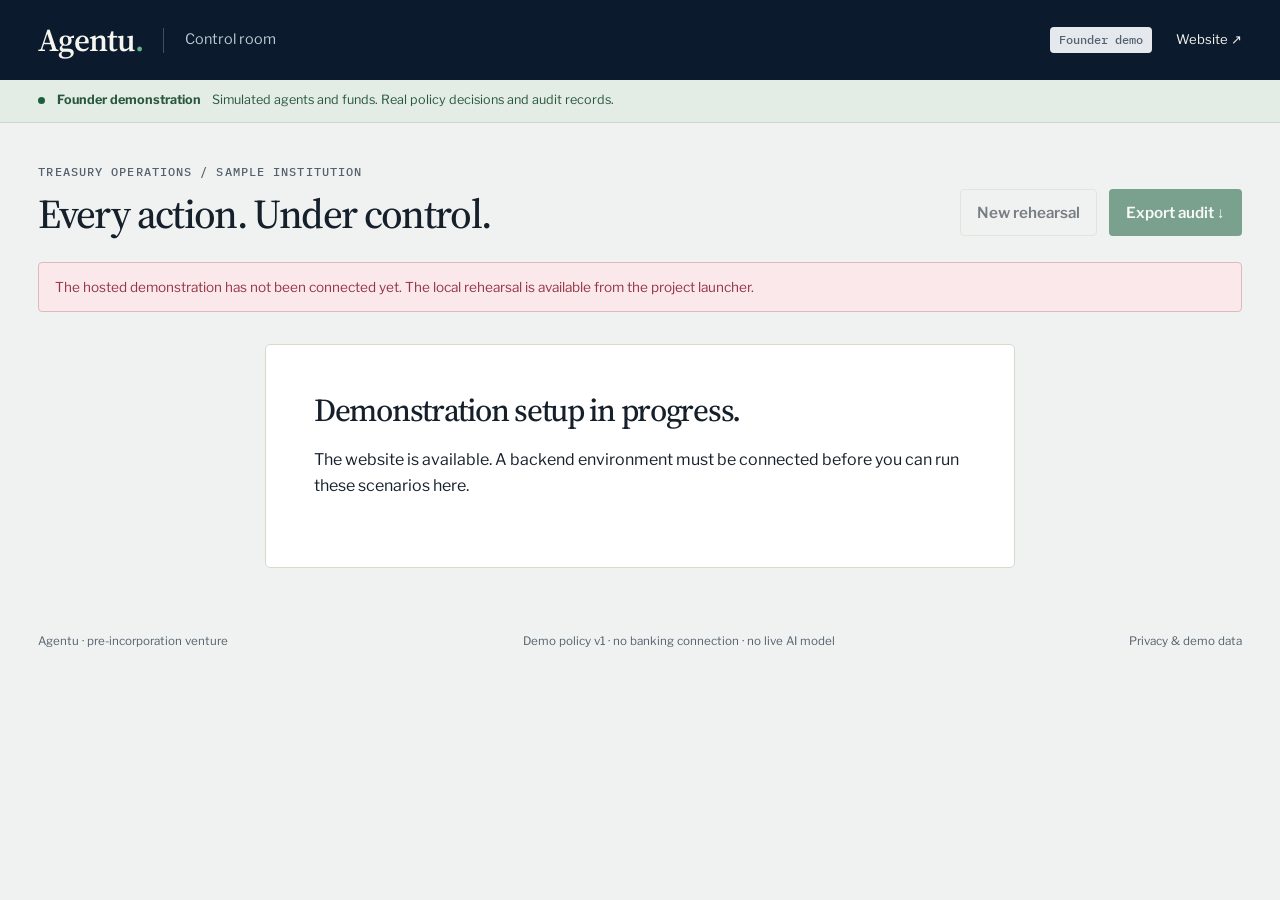
<file: agentu/demo/index.html>
<!doctype html>
<html lang="en-GB">
  <head>
    <meta charset="utf-8" />
    <meta name="viewport" content="width=device-width, initial-scale=1" />
    <base href="/agentu/demo/" />
    <meta name="robots" content="noindex,nofollow" />
    <title>Agentu — Control room</title>
    <link rel="icon" href="../brand/logos/agentu-favicon.svg" />
    <link rel="stylesheet" href="../site.css" />
    <link rel="stylesheet" href="demo.css" />
    <script type="module" src="app.js"></script>
  </head>
  <body>
    <a class="skip" href="#workspace">Skip to workspace</a>
    <header class="demo-header">
      <a class="wordmark" href="../">Agentu<span>.</span></a>
      <div class="header-divider"></div>
      <span>Control room</span>
      <div class="demo-header-right">
        <span id="environment" class="badge neutral">Connecting</span
        ><a href="../">Website ↗</a
        ><button id="sign-out" class="plain-button" hidden>Sign out</button>
      </div>
    </header>
    <div class="demo-banner">
      <span class="signal"></span><strong>Founder demonstration</strong
      ><span
        >Simulated agents and funds. Real policy decisions and audit
        records.</span
      >
    </div>
    <main id="workspace" class="workspace">
      <div class="workspace-heading">
        <div>
          <p class="eyebrow">Treasury operations / Sample institution</p>
          <h1>Every action. Under control.</h1>
        </div>
        <div class="toolbar">
          <button class="button secondary small" id="new-session" disabled>
            New rehearsal</button
          ><button class="button small" id="export" disabled>
            Export audit ↓
          </button>
        </div>
      </div>
      <div id="notice" role="status" aria-live="polite" class="notice">
        Connecting to the demonstration service…
      </div>
      <section id="auth-panel" class="auth-panel" hidden>
        <h2>Enter the demonstration.</h2>
        <p>
          The hosted control room is available to invited users. Sign in to open
          your own rehearsal.
        </p>
        <button id="sign-in" class="button">Sign in to Agentu ↗</button>
        <p id="auth-detail" class="muted"></p>
      </section>
      <div id="connected" hidden>
        <section class="balances" aria-label="Simulated account balances">
          <article>
            <span class="eyebrow">Operating account</span
            ><strong id="operating-balance">—</strong
            ><span>GBP · simulated funds</span>
          </article>
          <article>
            <span class="eyebrow">Treasury reserve</span
            ><strong id="reserve-balance">—</strong
            ><span>Approved internal destination</span>
          </article>
          <article class="control-summary">
            <span class="eyebrow">Mandate in force</span
            ><strong>£100,000 <small>auto limit</small></strong
            ><span>£1m liquidity floor · £500k maximum</span>
          </article>
        </section>
        <div class="work-grid">
          <section class="panel scenario-panel">
            <div class="panel-heading">
              <h2>Propose an action</h2>
              <span class="badge neutral">Demo agent</span>
            </div>
            <p class="muted panel-intro">
              Choose a request. The server evaluates it against the same mandate
              each time.
            </p>
            <div
              class="scenario-picker"
              role="group"
              aria-label="Demo scenarios"
            >
              <button data-scenario="sweep" aria-pressed="true">
                <span class="scenario-icon allow">↗</span
                ><span
                  ><strong>Treasury sweep</strong
                  ><small>£75,000 · within mandate</small></span
                ><span class="pick-arrow">→</span></button
              ><button data-scenario="blocked" aria-pressed="false">
                <span class="scenario-icon block">×</span
                ><span
                  ><strong>Unknown beneficiary</strong
                  ><small>£25,000 · unapproved destination</small></span
                ><span class="pick-arrow">→</span></button
              ><button data-scenario="approval" aria-pressed="false">
                <span class="scenario-icon review">Ⅱ</span
                ><span
                  ><strong>Large transfer</strong
                  ><small>£175,000 · operator approval</small></span
                ><span class="pick-arrow">→</span>
              </button>
            </div>
            <form id="propose-form">
              <label for="amount"
                >Amount in GBP<input
                  id="amount"
                  name="amount"
                  type="text"
                  inputmode="decimal"
                  value="75000.00"
                  required
                  pattern="[0-9]+(\.[0-9]{1,2})?"
                  autocomplete="off"
              /></label>
              <div class="request-route">
                <span>Operating account</span><span aria-hidden="true">↓</span
                ><strong id="destination">Treasury reserve</strong>
              </div>
              <button class="button" type="submit" id="run">
                Run policy checks →
              </button>
              <p class="form-note">
                Amounts are editable. The destination belongs to the selected
                scenario.
              </p>
            </form>
          </section>
          <section class="panel decision-panel" aria-label="Decision details">
            <div class="panel-heading">
              <h2>Decision &amp; evidence</h2>
              <span id="decision-status" class="badge neutral">Ready</span>
            </div>
            <div id="decision-content" aria-live="polite">
              <div class="decision-empty">
                <span class="empty-mark">A<span>.</span></span>
                <h3>Start with a request.</h3>
                <p>
                  See which rules pass, what requires attention and whether the
                  action can proceed.
                </p>
                <div class="empty-flow">
                  <span>Propose</span><span>→</span><span>Check</span
                  ><span>→</span><span>Record</span>
                </div>
              </div>
            </div>
          </section>
        </div>
        <section class="panel activity-panel">
          <div class="panel-heading">
            <div>
              <h2>Action history</h2>
              <p class="muted">
                Every request in this rehearsal, including blocked and declined
                actions.
              </p>
            </div>
            <span id="action-count" class="mono">0 actions</span>
          </div>
          <div class="table-scroll">
            <table>
              <thead>
                <tr>
                  <th scope="col">Time (UTC)</th>
                  <th scope="col">Action</th>
                  <th scope="col">Amount</th>
                  <th scope="col">Outcome</th>
                  <th scope="col"><span class="sr-only">Inspect</span></th>
                </tr>
              </thead>
              <tbody id="activity"></tbody>
            </table>
          </div>
        </section>
        <section class="panel audit-panel">
          <div class="panel-heading">
            <div>
              <h2>Audit trail</h2>
              <p class="muted">
                Hash-linked records of requests, policy decisions and simulated
                execution.
              </p>
            </div>
            <button class="button secondary small" id="verify">
              Verify record chain
            </button>
          </div>
          <p id="integrity" class="integrity" aria-live="polite"></p>
          <div id="audit-events" class="audit-events"></div>
          <details class="integrity-explainer">
            <summary>What does verification prove?</summary>
            <p>
              Each record contains the previous record’s SHA-256 hash.
              Verification checks the sequence, links and contents for
              consistency. This demo does not use an external signature or an
              immutable store: an administrator with database access could
              rewrite the entire chain. The export can be checked independently
              using the verifier supplied with the project.
            </p>
          </details>
        </section>
      </div>
      <footer class="demo-footer">
        <span>Agentu · pre-incorporation venture</span
        ><span>Demo policy v1 · no banking connection · no live AI model</span
        ><a href="../privacy.html">Privacy &amp; demo data</a>
      </footer>
    </main>
  </body>
</html>
</file>
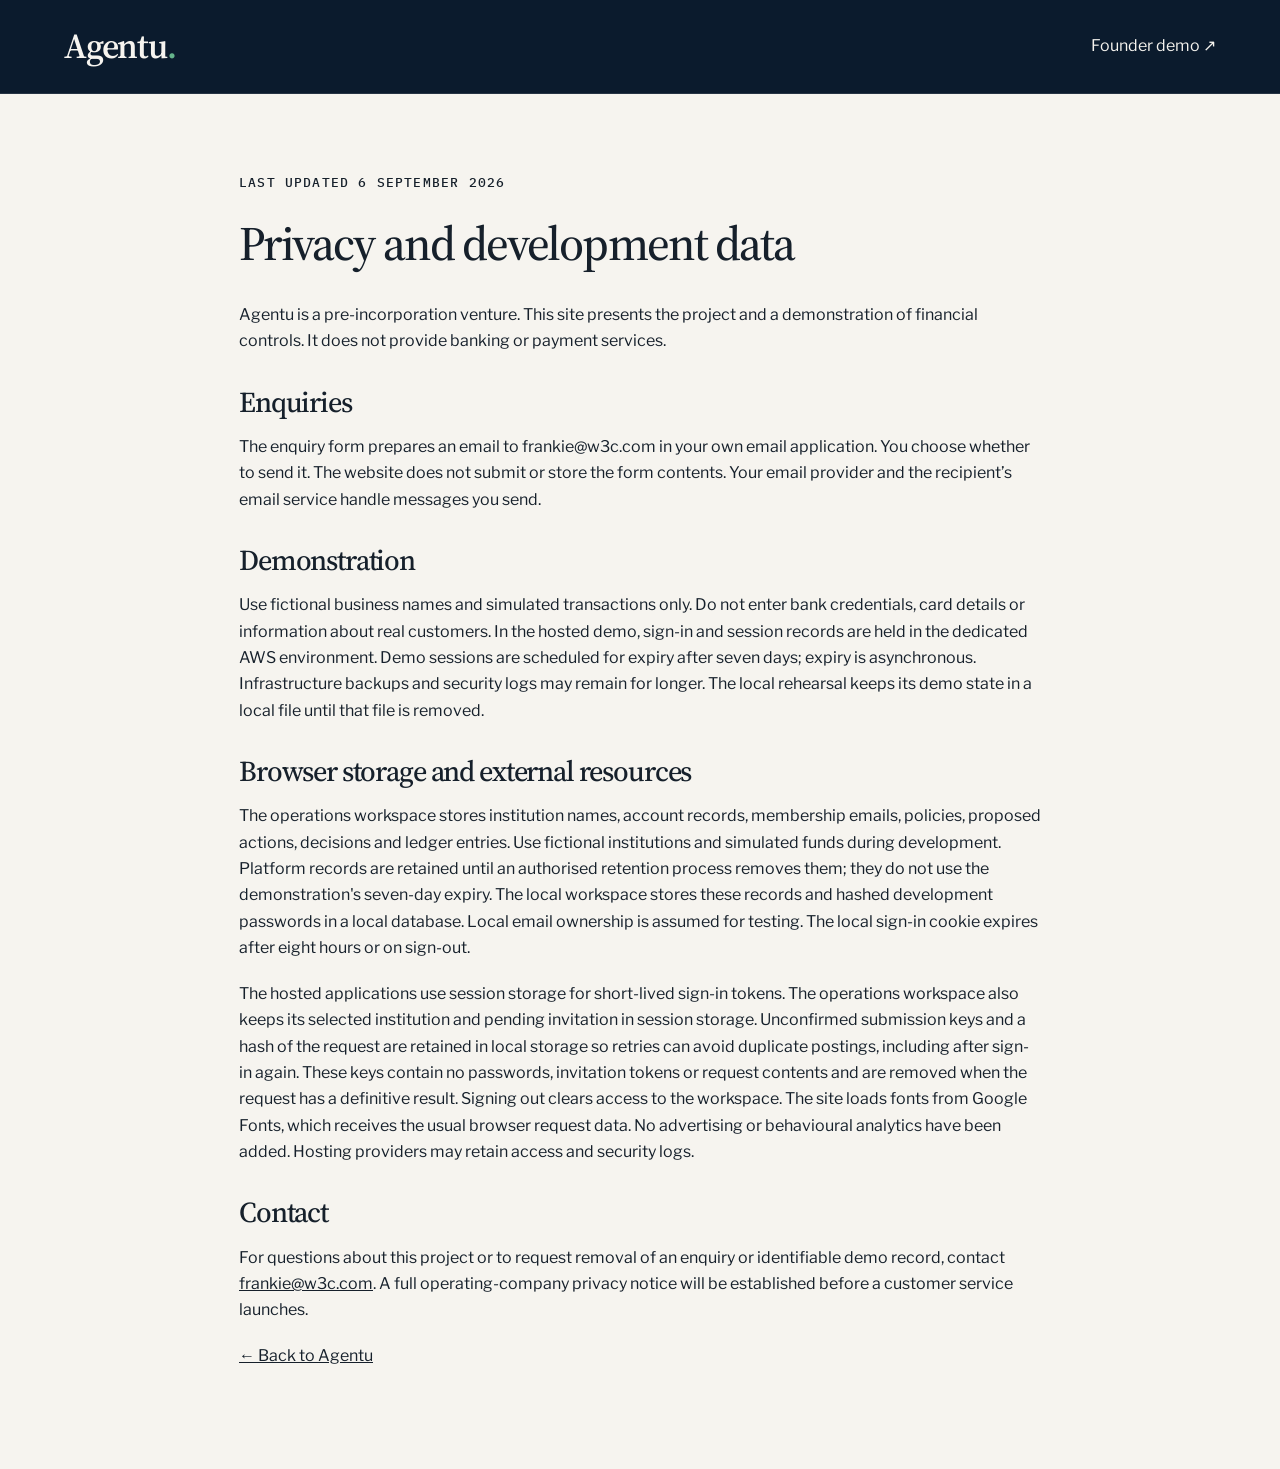
<file: agentu/privacy.html>
<!doctype html>
<html lang="en-GB">
  <head>
    <meta charset="utf-8" />
    <meta name="viewport" content="width=device-width, initial-scale=1" />
    <base href="/agentu/" />
    <title>Agentu — Privacy and development data</title>
    <link rel="stylesheet" href="site.css" />
    <link rel="icon" href="brand/logos/agentu-favicon.svg" />
  </head>
  <body>
    <header class="site-header">
      <a class="wordmark" href="./">Agentu<span>.</span></a
      ><a href="demo/">Founder demo ↗</a>
    </header>
    <main class="legal">
      <p class="eyebrow">Last updated 6 September 2026</p>
      <h1>Privacy and development data</h1>
      <p>
        Agentu is a pre-incorporation venture. This site presents the project
        and a demonstration of financial controls. It does not provide banking
        or payment services.
      </p>
      <h2>Enquiries</h2>
      <p>
        The enquiry form prepares an email to frankie@w3c.com in your own email
        application. You choose whether to send it. The website does not submit
        or store the form contents. Your email provider and the recipient’s
        email service handle messages you send.
      </p>
      <h2>Demonstration</h2>
      <p>
        Use fictional business names and simulated transactions only. Do not
        enter bank credentials, card details or information about real
        customers. In the hosted demo, sign-in and session records are held in
        the dedicated AWS environment. Demo sessions are scheduled for expiry
        after seven days; expiry is asynchronous. Infrastructure backups and
        security logs may remain for longer. The local rehearsal keeps its demo
        state in a local file until that file is removed.
      </p>
      <h2>Browser storage and external resources</h2>
      <p>
        The operations workspace stores institution names, account records,
        membership emails, policies, proposed actions, decisions and ledger
        entries. Use fictional institutions and simulated funds during
        development. Platform records are retained until an authorised retention
        process removes them; they do not use the demonstration's seven-day
        expiry. The local workspace stores these records and hashed development
        passwords in a local database. Local email ownership is assumed for
        testing. The local sign-in cookie expires after eight hours or on
        sign-out.
      </p>
      <p>
        The hosted applications use session storage for short-lived sign-in
        tokens. The operations workspace also keeps its selected institution and
        pending invitation in session storage. Unconfirmed submission keys and a
        hash of the request are retained in local storage so retries can avoid
        duplicate postings, including after sign-in again. These keys contain no
        passwords, invitation tokens or request contents and are removed when
        the request has a definitive result. Signing out clears access to the
        workspace. The site loads fonts from Google Fonts, which receives the
        usual browser request data. No advertising or behavioural analytics have
        been added. Hosting providers may retain access and security logs.
      </p>
      <h2>Contact</h2>
      <p>
        For questions about this project or to request removal of an enquiry or
        identifiable demo record, contact
        <a href="mailto:frankie@w3c.com">frankie@w3c.com</a>. A full
        operating-company privacy notice will be established before a customer
        service launches.
      </p>
      <p><a href="./">← Back to Agentu</a></p>
    </main>
  </body>
</html>
</file>
<file: agentu/site.css>
@import url("https://fonts.googleapis.com/css2?family=Source+Serif+4:wght@400;500;600&family=Libre+Franklin:wght@400;500;600;700&family=IBM+Plex+Mono:wght@400;500&display=swap");
:root {
  --navy: #0b1b2d;
  --green: #1b603c;
  --paper: #f6f4ef;
  --light: #65b48b;
  --ink: #16202b;
  --muted: #54616e;
  --line: #dcd7cb;
  --serif: "Source Serif 4", Georgia, serif;
  --sans: "Libre Franklin", Arial, sans-serif;
  --mono: "IBM Plex Mono", monospace;
  scroll-behavior: smooth;
  scroll-padding-top: 100px;
}
* {
  box-sizing: border-box;
}
body {
  margin: 0;
  color: var(--ink);
  background: var(--paper);
  font-family: var(--sans);
  font-size: 16px;
  line-height: 1.65;
}
a {
  color: inherit;
  text-decoration: none;
}
button,
input,
select,
textarea {
  font: inherit;
}
button,
a,
input,
select,
textarea {
  touch-action: manipulation;
}
button {
  cursor: pointer;
}
a:focus-visible,
button:focus-visible,
input:focus-visible,
textarea:focus-visible,
select:focus-visible {
  outline: 3px solid #6cbb91;
  outline-offset: 4px;
}
p {
  margin: 0 0 1.2rem;
}
h1,
h2,
h3 {
  font-family: var(--serif);
  font-weight: 500;
  line-height: 1.08;
  letter-spacing: -0.04em;
  margin: 0;
}
h1 {
  font-size: clamp(3.5rem, 6.5vw, 6rem);
}
h1 em {
  font-style: normal;
  color: var(--light);
}
h2 {
  font-size: clamp(2.3rem, 4vw, 3.65rem);
}
h3 {
  font-size: 1.85rem;
}
button:disabled {
  opacity: 0.55;
  cursor: wait;
}
.skip {
  position: fixed;
  top: -100px;
  left: 1rem;
  z-index: 99;
  background: var(--paper);
  color: var(--ink);
  padding: 1rem;
}
.skip:focus {
  top: 1rem;
}
.site-header {
  min-height: 94px;
  padding: 1rem max(5vw, 24px);
  display: flex;
  align-items: center;
  justify-content: space-between;
  background: var(--navy);
  color: var(--paper);
  border-bottom: 1px solid #ffffff1c;
}
.wordmark {
  font: 600 2.2rem var(--serif);
  letter-spacing: -0.035em;
  line-height: 1;
}
.wordmark span {
  color: var(--light);
}
.site-header nav {
  display: flex;
  gap: 2rem;
  align-items: center;
  font-size: 0.92rem;
}
.site-header nav > a:not(.button):hover {
  color: var(--light);
}
.button {
  display: inline-flex;
  align-items: center;
  justify-content: center;
  gap: 1.3rem;
  background: var(--green);
  border: 1px solid transparent;
  color: #fff;
  padding: 1rem 1.4rem;
  border-radius: 4px;
  font-size: 0.95rem;
  font-weight: 600;
  line-height: 1.4;
  transition:
    background 0.2s,
    transform 0.2s;
}
.button:hover {
  background: #237c4e;
  transform: translateY(-1px);
}
.button.small {
  padding: 0.75rem 1rem;
}
.button.secondary {
  background: transparent;
  border-color: var(--line);
  color: var(--ink);
}
.section-dark {
  background: var(--navy);
  color: var(--paper);
}
.hero {
  padding: 86px max(5vw, 24px) 80px;
  display: grid;
  grid-template-columns: 1.15fr 1fr;
  gap: 7vw;
  align-items: center;
  min-height: 700px;
}
.eyebrow {
  font: 500 0.82rem var(--mono);
  letter-spacing: 0.09em;
  text-transform: uppercase;
  margin-bottom: 1.7rem;
}
.hero .eyebrow {
  color: #b6c6ce;
}
.signal {
  display: inline-block;
  width: 7px;
  height: 7px;
  border-radius: 50%;
  background: var(--light);
  margin-right: 0.6rem;
}
.lead {
  font-size: 1.16rem;
  line-height: 1.7;
  color: #bac7d2;
  max-width: 40ch;
  margin: 1.9rem 0 2rem;
}
.actions {
  display: flex;
  gap: 1.7rem;
  align-items: center;
  flex-wrap: wrap;
}
.text-link {
  font-size: 0.95rem;
  display: inline-flex;
  align-items: center;
  gap: 1rem;
  border-bottom: 1px solid #7a8c8266;
  padding-bottom: 0.3rem;
}
.hero-note {
  font-size: 0.82rem;
  color: #99adbe;
  margin: 1.8rem 0 0;
  line-height: 1.8;
}
.hero-proof {
  border: 1px solid #324357;
  border-radius: 6px;
  background: #12243a;
  box-shadow: 0 35px 60px #0002;
  overflow: hidden;
}
.proof-top {
  padding: 1.3rem 1.6rem;
  border-bottom: 1px solid #ffffff16;
  display: flex;
  align-items: center;
  justify-content: space-between;
  gap: 1rem;
}
.proof-top .eyebrow {
  font-size: 0.75rem;
  margin: 0;
}
.badge {
  display: inline-flex;
  align-items: center;
  justify-content: center;
  white-space: nowrap;
  border-radius: 4px;
  padding: 0.2rem 0.55rem;
  font: 500 0.75rem var(--mono);
  line-height: 1.6;
}
.badge.success {
  color: #246b44;
  background: #e0f0e4;
}
.badge.warning {
  color: #795306;
  background: #f8ebc9;
}
.badge.danger {
  color: #9c3441;
  background: #fae1e5;
}
.badge.neutral {
  color: #526171;
  background: #e5e9ed;
}
.section-dark .badge.success {
  color: #98dbb4;
  background: #1c4936;
}
.section-dark .badge.warning {
  color: #f4d188;
  background: #493f26;
}
.section-dark .badge.danger {
  color: #f5aab3;
  background: #492c38;
}
.section-dark .badge.neutral {
  background: #283c52;
  color: #c2ced9;
}
.proof-amount {
  padding: 1.8rem 1.8rem 1rem;
}
.proof-amount > span {
  font-size: 0.9rem;
  color: #b6c6ce;
}
.proof-amount strong {
  display: block;
  font: 400 clamp(2.5rem, 4vw, 3.5rem) var(--serif);
  margin: 0.45rem 0;
}
.proof-amount strong span {
  color: #748ba0;
}
.proof-amount p {
  font-size: 0.82rem;
  color: #b6c6ce;
}
.checks {
  list-style: none;
  margin: 0;
  padding: 0 1.8rem 1rem;
}
.checks li {
  display: flex;
  gap: 0.85rem;
  padding: 0.9rem 0;
  border-top: 1px solid #ffffff14;
  align-items: center;
}
.check-icon {
  color: #8cd0a8;
  font: 1rem var(--mono);
}
.checks strong {
  display: block;
  font-size: 0.91rem;
  font-weight: 500;
}
.checks div > span {
  font-size: 0.78rem;
  color: #a6b7c7;
}
.proof-bottom {
  background: #0c1f33;
  padding: 1.2rem 1.8rem;
  display: flex;
  justify-content: space-between;
  align-items: center;
  gap: 0.5rem;
}
.mono {
  font-family: var(--mono);
  font-size: 0.75rem;
}
.proof-caption {
  padding: 0.9rem 1.8rem;
  margin: 0;
  font-size: 0.76rem;
  color: #a5b7c7;
  line-height: 1.7;
}
.principle-strip {
  display: flex;
  justify-content: space-between;
  gap: 1.5rem;
  padding: 1.4rem max(5vw, 24px);
  border-bottom: 1px solid var(--line);
  font: 500 0.85rem var(--mono);
  color: var(--muted);
}
.section {
  padding: 90px max(5vw, 24px);
}
.intro {
  display: grid;
  grid-template-columns: 1fr 1fr;
  gap: 7vw;
  align-items: center;
  padding-bottom: 60px;
}
.section .eyebrow {
  color: var(--muted);
}
.large-copy {
  font-size: 1.16rem;
  line-height: 1.8;
  color: var(--muted);
  max-width: 48ch;
  margin-top: 1.8rem;
}
.intro .large-copy {
  margin-top: 0;
}
.flow-section {
  padding-top: 0;
  padding-bottom: 100px;
}
.flow-grid {
  display: grid;
  grid-template-columns: repeat(4, 1fr);
  border-block: 1px solid var(--line);
}
.flow-grid article {
  padding: 2rem 1.8rem;
  border-right: 1px solid var(--line);
}
.flow-grid article:first-child {
  padding-left: 0;
}
.flow-grid article:last-child {
  border: 0;
}
.step-number {
  font: 0.82rem var(--mono);
  color: var(--muted);
  display: block;
  margin-bottom: 1.8rem;
}
.flow-grid h3 {
  margin-bottom: 1rem;
}
.flow-grid p {
  color: var(--muted);
  font-size: 0.94rem;
  margin: 0;
}
.section-dark .eyebrow {
  color: #a5b7c7;
}
.section-heading {
  display: flex;
  justify-content: space-between;
  gap: 3rem;
  align-items: end;
  margin-bottom: 3.3rem;
}
.section-heading > p {
  color: #b6c6ce;
  max-width: 36ch;
  margin: 0;
}
.scenario-grid {
  display: grid;
  grid-template-columns: repeat(3, 1fr);
  gap: 1.2rem;
}
.scenario-card {
  display: flex;
  flex-direction: column;
  align-items: start;
  background: #102338;
  border: 1px solid #324357;
  padding: 2rem;
  border-radius: 5px;
  transition:
    background 0.2s,
    transform 0.2s;
}
.scenario-card:hover {
  background: #172e45;
  transform: translateY(-4px);
}
.scenario-card h3 {
  margin: 1.8rem 0 1.3rem;
  font-size: 2.2rem;
}
.scenario-card p {
  color: #b6c6ce;
  font-size: 0.95rem;
}
.card-link {
  font-size: 0.87rem;
  width: 100%;
  padding-top: 1.5rem;
  border-top: 1px solid #ffffff22;
  margin-top: auto;
  display: flex;
  justify-content: space-between;
}
.section-footnote {
  color: #9fb2c3;
  font-size: 0.8rem;
  margin: 1.5rem 0 0;
}
.network-section {
  display: grid;
  grid-template-columns: 1.1fr 1fr;
  gap: 8vw;
  align-items: center;
}
.network-section > div > p:last-child {
  color: var(--muted);
  max-width: 52ch;
}
.network-diagram {
  display: grid;
  grid-template-columns: 1fr 1fr;
  gap: 1.5rem;
  text-align: center;
  background: repeating-linear-gradient(
    0deg,
    transparent,
    transparent 31px,
    #0b1b2d05 32px
  );
  padding: 2rem;
  border: 1px solid var(--line);
  border-radius: 5px;
}
.network-node {
  font-size: 0.85rem;
  border: 1px solid var(--line);
  background: var(--paper);
  padding: 1rem 0.5rem;
  border-radius: 3px;
}
.network-centre {
  grid-column: 1/-1;
  padding: 2rem 1rem;
  background: var(--navy);
  color: var(--paper);
  border-radius: 5px;
}
.network-centre small {
  display: block;
  font: 400 0.75rem var(--mono);
  letter-spacing: 0;
  color: #b6c6ce;
  margin-top: 1rem;
}
.network-diagram > p {
  grid-column: 1/-1;
  font: 0.75rem var(--mono);
  color: var(--muted);
  margin: 0;
}
.stage-section {
  background: #eeebe3;
  border-block: 1px solid var(--line);
  display: grid;
  grid-template-columns: 1fr 1fr;
  gap: 7vw;
  align-items: center;
}
.stage-list > div {
  display: flex;
  align-items: start;
  gap: 1rem;
  padding: 1.5rem 0;
  border-bottom: 1px solid #cbc8be;
}
.stage-list strong {
  font-size: 0.98rem;
}
.stage-list p {
  font-size: 0.85rem;
  color: var(--muted);
  margin: 0.4rem 0 0;
}
.stage-list .badge {
  margin-left: auto;
}
.stage-dot {
  width: 8px;
  height: 8px;
  border-radius: 50%;
  background: #9da7a6;
  flex-shrink: 0;
  margin-top: 0.6rem;
}
.stage-dot.ready {
  background: var(--green);
}
.contact-section {
  display: grid;
  grid-template-columns: 1fr 1fr;
  gap: 9vw;
}
.contact-section > div > p:not(.eyebrow) {
  color: var(--muted);
  max-width: 36ch;
  margin: 1.8rem 0;
}
.form-row {
  display: grid;
  grid-template-columns: 1fr 1fr;
  gap: 1rem;
}
label {
  font-size: 0.87rem;
  font-weight: 500;
  display: block;
  margin: 0 0 1rem;
}
input,
textarea,
select {
  display: block;
  width: 100%;
  margin-top: 0.45rem;
  padding: 0.75rem 0.9rem;
  background: #fff9;
  border: 1px solid #b7bdb7;
  border-radius: 3px;
  color: var(--ink);
  font-size: 1rem;
}
textarea {
  resize: vertical;
}
.optional,
.form-note,
.form-status {
  font-size: 0.79rem;
  color: var(--muted);
  font-weight: 400;
}
.form-note a {
  text-decoration: underline;
}
.form-status {
  margin: 1rem 0 0;
}
.honeypot {
  position: absolute;
  left: -9999px;
}
.site-footer {
  background: var(--navy);
  color: var(--paper);
  display: flex;
  align-items: start;
  justify-content: space-between;
  gap: 2rem;
  padding: 3rem max(5vw, 24px);
  flex-wrap: wrap;
}
.site-footer p,
.site-footer > span {
  font-size: 0.77rem;
  color: #a4b4c3;
  margin: 0;
}
.site-footer nav {
  display: flex;
  gap: 1.5rem;
  font-size: 0.85rem;
}
.to-top {
  position: fixed;
  right: 1rem;
  bottom: 1rem;
  width: 44px;
  height: 44px;
  border: 1px solid #537966;
  border-radius: 4px;
  background: var(--green);
  color: #fff;
  font-size: 1.3rem;
}
.legal {
  max-width: 850px;
  margin: auto;
  padding: 5rem 1.5rem;
}
.legal h2 {
  font-size: 1.8rem;
  margin: 2rem 0 1rem;
}
.legal h1 {
  font-size: 3rem;
  margin-bottom: 2rem;
}
.legal a {
  text-decoration: underline;
}
@media (min-width: 1600px) {
  .hero,
  .section {
    padding-left: calc((100vw - 1400px) / 2);
    padding-right: calc((100vw - 1400px) / 2);
  }
}
@media (max-width: 1000px) {
  .hero {
    gap: 3rem;
    grid-template-columns: 1fr 1fr;
    padding-top: 60px;
    min-height: auto;
  }
  .proof-bottom {
    flex-wrap: wrap;
  }
  .scenario-card {
    padding: 1.4rem;
  }
  .scenario-card h3 {
    font-size: 1.9rem;
  }
  .network-section {
    gap: 3rem;
  }
  .site-header nav {
    gap: 1.2rem;
  }
  .flow-grid article {
    padding: 1.5rem;
  }
  .stage-list > div {
    flex-wrap: wrap;
  }
  .stage-list .badge {
    margin-left: 1.5rem;
  }
  .stage-list > div > div {
    flex: 1 1 75%;
  }
  .section {
    padding-top: 70px;
    padding-bottom: 70px;
  }
  .flow-section {
    padding-top: 0;
  }
}
@media (max-width: 760px) {
  .site-header {
    min-height: 88px;
    gap: 1rem;
    align-items: start;
  }
  .site-header nav {
    gap: 0.85rem;
    flex-wrap: wrap;
    justify-content: flex-end;
    font-size: 0.83rem;
  }
  .site-header .wordmark {
    font-size: 1.9rem;
  }
  .site-header nav > a:nth-child(2),
  .site-header nav > a:nth-child(3) {
    display: none;
  }
  .button.small {
    font-size: 0.8rem;
    padding: 0.6rem 0.8rem;
  }
  .hero {
    grid-template-columns: 1fr;
    padding: 50px 24px;
    gap: 3rem;
  }
  .hero h1 {
    font-size: 3.8rem;
  }
  .hero-proof {
    max-width: 540px;
    width: 100%;
  }
  .principle-strip {
    flex-wrap: wrap;
    justify-content: center;
    font-size: 0.75rem;
    gap: 0.65rem 1.4rem;
  }
  .intro,
  .network-section,
  .stage-section,
  .contact-section {
    grid-template-columns: 1fr;
    gap: 2rem;
  }
  .section {
    padding: 55px 24px;
  }
  .flow-section {
    padding-top: 0;
  }
  .flow-grid {
    grid-template-columns: 1fr 1fr;
  }
  .flow-grid article {
    padding: 1.5rem !important;
  }
  .flow-grid article:nth-child(2) {
    border-right: 0;
  }
  .flow-grid article:nth-child(-n + 2) {
    border-bottom: 1px solid var(--line);
  }
  .section-heading {
    display: block;
    margin-bottom: 2rem;
  }
  .section-heading > p {
    margin-top: 1.5rem;
    max-width: none;
  }
  .scenario-grid {
    grid-template-columns: 1fr;
  }
  .scenario-card h3 br {
    display: none;
  }
  .scenario-card h3 {
    margin: 1rem 0;
  }
  .scenario-card {
    padding: 1.5rem;
  }
  .card-link {
    padding-top: 1rem;
  }
  .network-diagram {
    padding: 1.3rem;
  }
  .site-footer {
    gap: 1.5rem;
  }
  .site-footer nav {
    flex-wrap: wrap;
  }
  .form-row {
    grid-template-columns: 1fr;
  }
  .flow-grid p {
    font-size: 0.86rem;
  }
  .flow-grid h3 {
    font-size: 1.7rem;
  }
}
@media (prefers-reduced-motion: reduce) {
  :root {
    scroll-behavior: auto;
  }
  *,
  *:before,
  *:after {
    animation: none !important;
    transition: none !important;
  }
}
</file>
<file: agentu/app/app.css>
@import url("https://fonts.googleapis.com/css2?family=DM+Sans:wght@400;500;600;700&family=Space+Grotesk:wght@400;500;600;700&display=swap");
.card header {
  align-items: flex-start;
}
:root {
  --ink: #152c25;
  --muted: #61766b;
  --paper: #f4f6f0;
  --line: #dbe3d8;
  --green: #18583f;
  --lime: #d4ed9a;
  --red: #9c3730;
  --amber: #896418;
  font-family: "DM Sans", system-ui, sans-serif;
  color: var(--ink);
  background: var(--paper);
  font-size: 14px;
}
* {
  box-sizing: border-box;
}
body {
  margin: 0;
}
button,
input,
select,
textarea {
  font: inherit;
}
button,
a,
input,
select,
textarea {
  outline-offset: 4px;
}
button {
  cursor: pointer;
  border: 1px solid var(--line);
  background: white;
  border-radius: 6px;
  padding: 10px 15px;
  color: var(--ink);
  font-weight: 600;
}
button:hover {
  border-color: var(--green);
  background: #edf3e9;
}
button:disabled {
  opacity: 0.5;
  cursor: wait;
}
a {
  color: var(--green);
}
[hidden] {
  display: none !important;
}
h1,
h2,
h3,
.wordmark,
.number {
  font-family: "Space Grotesk", system-ui, sans-serif;
}
h1 {
  font-size: 34px;
  letter-spacing: -1px;
  margin: 9px 0 12px;
  font-weight: 500;
}
h2 {
  font-size: 21px;
  font-weight: 500;
  margin: 0 0 16px;
}
h3 {
  font-size: 16px;
  margin: 0 0 8px;
}
p {
  line-height: 1.6;
  margin: 8px 0;
}
small,
.muted {
  color: var(--muted);
}
.skip {
  position: fixed;
  left: 20px;
  top: -100px;
  z-index: 5;
  background: white;
  padding: 12px;
}
.skip:focus {
  top: 10px;
}
#shell {
  display: flex;
  min-height: 100vh;
}
.sidebar {
  background: #102c23;
  color: #d8e7db;
  width: 235px;
  flex-shrink: 0;
  display: flex;
  flex-direction: column;
  padding: 37px 23px;
  position: sticky;
  top: 0;
  height: 100vh;
}
.wordmark {
  font-size: 43px;
  letter-spacing: -2px;
  text-decoration: none;
  color: #ecf5da;
  font-weight: 600;
}
.wordmark span {
  font: 12px system-ui;
  vertical-align: top;
  margin: 6px 0 0 3px;
  display: inline-block;
}
.product-label {
  font-size: 9px;
  letter-spacing: 2px;
  color: #8bab99;
  margin-top: 9px;
}
.sidebar nav {
  margin-top: 49px;
  display: grid;
  gap: 7px;
}
.sidebar nav button {
  text-align: left;
  color: #a9c0b2;
  background: transparent;
  border: 0;
  padding: 13px 12px;
  font-weight: 500;
}
.sidebar nav button span {
  font-size: 10px;
  margin-right: 13px;
  opacity: 0.6;
}
.sidebar nav button.active {
  background: #254638;
  color: #e5f3c8;
}
.sidebar nav button:hover {
  background: #1a3a2c;
}
.sidebar-foot {
  margin-top: auto;
  padding-top: 40px;
  font-size: 11px;
  color: #a9c0b2;
}
.sidebar-foot p {
  margin: 20px 0;
}
.sidebar-foot a {
  color: #d4ed9a;
}
.status-dot {
  height: 6px;
  width: 6px;
  border-radius: 50%;
  background: var(--lime);
  display: inline-block;
  margin-right: 7px;
}
.workspace {
  min-width: 0;
  flex: 1;
}
.topbar {
  height: 85px;
  background: #fbfcf8;
  border-bottom: 1px solid var(--line);
  padding: 15px 40px;
  display: flex;
  justify-content: space-between;
  align-items: center;
  gap: 20px;
}
.institution-label {
  font-size: 10px;
  letter-spacing: 1px;
  text-transform: uppercase;
  color: var(--muted);
}
.institution-label select {
  display: block;
  padding: 3px 20px 3px 0;
  border: 0;
  background: none;
  max-width: 300px;
  color: var(--ink);
  font-weight: 600;
  margin-top: 4px;
}
.identity {
  display: flex;
  align-items: center;
  gap: 12px;
  font-size: 12px;
}
.quiet {
  background: none;
  border: 0;
  padding: 8px;
}
.mode-banner {
  background: #e7eedb;
  color: #4c653b;
  font-size: 11px;
  letter-spacing: 0.3px;
  padding: 9px 40px;
}
main {
  max-width: 1500px;
  margin: 0 auto;
  padding: 39px 40px;
  min-height: calc(100vh - 184px);
}
footer {
  padding: 15px 40px;
  font-size: 10px;
  color: var(--muted);
  border-top: 1px solid var(--line);
}
footer a {
  margin-left: 16px;
}
.eyebrow {
  text-transform: uppercase;
  letter-spacing: 1.8px;
  font-size: 10px;
  color: var(--muted);
}
.page-head {
  display: flex;
  justify-content: space-between;
  align-items: center;
  gap: 20px;
  margin-bottom: 29px;
}
.page-head p {
  color: var(--muted);
  max-width: 650px;
}
.primary {
  background: var(--green);
  border-color: var(--green);
  color: white;
}
.primary:hover {
  background: #103f2d;
  color: white;
}
.danger {
  color: var(--red);
}
.actions {
  display: flex;
  gap: 8px;
  flex-wrap: wrap;
  align-items: center;
}
.grid {
  display: grid;
  grid-template-columns: repeat(3, minmax(0, 1fr));
  gap: 18px;
  margin: 20px 0 26px;
}
.split {
  display: grid;
  grid-template-columns: 1.25fr 1fr;
  gap: 20px;
}
.card {
  border: 1px solid var(--line);
  border-radius: 9px;
  background: #fcfdf9;
  padding: 23px;
  min-width: 0;
}
.card .number {
  font-size: 34px;
  margin: 18px 0 6px;
  line-height: 1.1;
}
.card.accent {
  background: #dceabf;
  border-color: #ccdfaa;
}
.card header {
  display: flex;
  justify-content: space-between;
  gap: 12px;
}
.list {
  display: grid;
  gap: 13px;
}
.list-row {
  display: flex;
  justify-content: space-between;
  align-items: center;
  gap: 20px;
  padding: 14px 0;
  border-top: 1px solid var(--line);
}
.list-row:first-child {
  border-top: 0;
}
.list-row p {
  margin: 2px 0;
}
.badge {
  display: inline-block;
  border-radius: 4px;
  padding: 4px 7px;
  font-size: 10px;
  letter-spacing: 0.3px;
  background: #e9eee5;
  color: #4f6354;
  white-space: nowrap;
}
.badge.settled,
.badge.published,
.badge.pass,
.badge.active {
  background: #deeed7;
  color: #2e6334;
}
.badge.pending,
.badge.draft,
.badge.review {
  background: #f8edc9;
  color: #8a651b;
}
.badge.blocked,
.badge.fail,
.badge.suspended,
.badge.paused,
.badge.revoked {
  background: #f5ded8;
  color: #9e3b31;
}
.empty {
  padding: 35px;
  border: 1px dashed #bfd0bf;
  border-radius: 9px;
  color: var(--muted);
  text-align: center;
}
.empty h2 {
  color: var(--ink);
}
.table-wrap {
  overflow: auto;
  border: 1px solid var(--line);
  border-radius: 8px;
  background: #fcfdf9;
}
table {
  width: 100%;
  border-collapse: collapse;
  text-align: left;
  white-space: nowrap;
}
th {
  font-size: 10px;
  text-transform: uppercase;
  letter-spacing: 1px;
  color: var(--muted);
  font-weight: 500;
  padding: 13px 18px;
  background: #edf2e7;
}
td {
  padding: 15px 18px;
  border-top: 1px solid var(--line);
  font-size: 12px;
}
td.wrap {
  white-space: normal;
  min-width: 150px;
  max-width: 330px;
}
.right {
  text-align: right;
}
.mono {
  font-family: ui-monospace, monospace;
  font-size: 11px;
  overflow-wrap: anywhere;
  word-break: break-all;
}
.detail {
  border-top: 1px solid var(--line);
  margin-top: 17px;
  padding-top: 14px;
}
details summary {
  cursor: pointer;
  color: var(--green);
  font-size: 12px;
  padding: 4px 0;
}
details pre {
  white-space: pre-wrap;
  word-break: break-word;
  max-height: 300px;
  overflow: auto;
  font-size: 11px;
  background: #f0f3eb;
  padding: 12px;
}
.check {
  display: flex;
  justify-content: space-between;
  gap: 20px;
  padding: 7px 0;
  font-size: 12px;
}
.check span:first-child {
  font-weight: 500;
}
.notice {
  background: #e5eed9;
  border: 1px solid #bed2aa;
  border-radius: 6px;
  padding: 12px 16px;
  margin-bottom: 22px;
}
.notice.error {
  background: #fae8e1;
  border-color: #dfb3a0;
  color: #913e2a;
}
.intro-panel {
  max-width: 740px;
  margin: 38px auto;
}
.auth-grid {
  display: grid;
  grid-template-columns: 1fr 1fr;
  gap: 34px;
  margin-top: 28px;
}
.auth-copy {
  border-right: 1px solid var(--line);
  padding-right: 28px;
}
.auth-copy .number {
  font-size: 60px;
  line-height: 1;
  margin: 20px 0;
  color: #48764c;
}
.field {
  display: block;
  margin: 0 0 17px;
  font-size: 12px;
  font-weight: 500;
}
.field input,
.field select,
.field textarea {
  display: block;
  width: 100%;
  margin-top: 7px;
  border: 1px solid #bdcdbb;
  background: #fff;
  padding: 11px 12px;
  border-radius: 5px;
  color: var(--ink);
}
.field textarea {
  min-height: 86px;
  resize: vertical;
}
.field small {
  display: block;
  font-weight: 400;
  margin-top: 5px;
}
.field-grid {
  display: grid;
  grid-template-columns: 1fr 1fr;
  gap: 0 16px;
}
.checkboxes {
  display: flex;
  gap: 16px;
  margin: 6px 0 20px;
}
.checkboxes label {
  font-size: 12px;
}
dialog {
  border: 1px solid var(--line);
  border-radius: 12px;
  background: #f9fbf4;
  max-width: 620px;
  width: calc(100% - 30px);
  padding: 28px;
  color: var(--ink);
}
dialog::backdrop {
  background: #0b241ec2;
  backdrop-filter: blur(3px);
}
.dialog-title {
  display: flex;
  justify-content: space-between;
  align-items: start;
  gap: 20px;
}
#dialog-intro {
  margin-bottom: 22px;
}
#dialog-error {
  color: var(--red);
  font-size: 12px;
}
.pagination {
  margin-top: 18px;
}
.hint {
  padding: 13px 16px;
  background: #edf2e5;
  font-size: 12px;
  border-radius: 6px;
}
.step {
  display: flex;
  gap: 15px;
  align-items: start;
  padding: 12px 0;
}
.step b {
  border: 1px solid #c2d1b9;
  border-radius: 50%;
  height: 25px;
  min-width: 25px;
  text-align: center;
  line-height: 23px;
  font-size: 11px;
}
.step p {
  margin: 0;
}
.invite-link {
  width: 100%;
  padding: 10px;
  border: 1px solid var(--line);
  font-size: 12px;
  border-radius: 5px;
}
.toolbar {
  display: flex;
  gap: 10px;
  margin: 0 0 17px;
}
.toolbar input {
  padding: 10px 13px;
  border: 1px solid var(--line);
  border-radius: 5px;
  min-width: 260px;
}
.toolbar select {
  padding: 9px;
  border: 1px solid var(--line);
  border-radius: 5px;
  background: white;
}
@media (max-width: 1100px) {
  .sidebar {
    width: 200px;
    padding: 28px 17px;
  }
  .topbar,
  main,
  .mode-banner,
  footer {
    padding-left: 25px;
    padding-right: 25px;
  }
  .identity #identity {
    max-width: 140px;
    overflow: hidden;
    text-overflow: ellipsis;
  }
  .grid {
    gap: 12px;
  }
  .card {
    padding: 18px;
  }
  .split {
    grid-template-columns: 1fr;
  }
}
@media (max-width: 780px) {
  #shell {
    display: block;
  }
  .sidebar {
    position: static;
    width: 100%;
    height: auto;
    padding: 18px 20px;
  }
  .wordmark {
    font-size: 32px;
  }
  .product-label {
    display: none;
  }
  .sidebar nav {
    margin: 18px -7px 0;
    display: flex;
    overflow: auto;
    gap: 2px;
  }
  .sidebar nav button {
    white-space: nowrap;
    padding: 10px;
    font-size: 12px;
  }
  .sidebar nav button span {
    display: none;
  }
  .sidebar-foot {
    display: none;
  }
  .topbar {
    height: auto;
    padding: 17px 20px;
    align-items: start;
    flex-wrap: wrap;
  }
  .identity {
    gap: 6px;
  }
  .identity #identity {
    max-width: 180px;
  }
  .mode-banner,
  main,
  footer {
    padding-left: 20px;
    padding-right: 20px;
  }
  main {
    padding-top: 25px;
  }
  .page-head {
    align-items: start;
    flex-direction: column;
    gap: 12px;
  }
  h1 {
    font-size: 29px;
  }
  .grid {
    grid-template-columns: 1fr;
  }
  .auth-grid {
    grid-template-columns: 1fr;
  }
  .auth-copy {
    border-right: 0;
    padding: 0;
  }
  .auth-copy .number {
    display: none;
  }
  .field-grid {
    grid-template-columns: 1fr;
  }
  .toolbar {
    flex-wrap: wrap;
  }
  .toolbar input {
    min-width: 0;
    width: 100%;
  }
  .list-row {
    align-items: start;
  }
  .institution-label select {
    max-width: 260px;
  }
  .card .number {
    font-size: 30px;
  }
}

.capability-strip {
  display: grid;
  grid-template-columns: repeat(3, minmax(0, 1fr));
  gap: 24px;
  margin-bottom: 24px;
}
.capability-strip p {
  margin-bottom: 0;
}
.choice-group {
  display: flex;
  flex-wrap: wrap;
  gap: 18px;
  margin: 0 0 20px;
  border: 1px solid var(--line);
}
.choice-group label {
  display: flex;
  align-items: center;
  gap: 6px;
}
.choice-group input {
  width: auto;
}
fieldset[hidden] {
  display: none;
}
.agent-card header > div,
.agent-card .grid > div {
  min-width: 0;
  overflow-wrap: anywhere;
}
.badge.queued,
.badge.running {
  background: #fff2cf;
  color: #795100;
}
.badge.completed,
.badge.no_action {
  background: #e4f2e6;
  color: #286439;
}
.badge.failed,
.badge.revoked {
  background: #fae5e0;
  color: #993c2e;
}
.badge.reconciled,
.badge.matched,
.badge.ready {
  background: #e4f2e6;
  color: #286439;
}
.badge.accepted_with_exceptions,
.badge.unmatched,
.badge.uploading,
.badge.reconciling {
  background: #fff2cf;
  color: #795100;
}
.choice {
  display: flex;
  align-items: flex-start;
  gap: 10px;
  margin: 18px 0;
}
.choice input {
  width: auto;
  flex: none;
  margin-top: 3px;
}
@media (max-width: 760px) {
  .capability-strip {
    grid-template-columns: 1fr;
    gap: 16px;
  }
}
</file>
<file: agentu/demo/demo.css>
body {
  background: #f0f2f1;
}
.demo-header {
  background: var(--navy);
  color: var(--paper);
  display: flex;
  align-items: center;
  gap: 1.3rem;
  padding: 1.2rem 3vw;
  min-height: 80px;
}
.demo-header .wordmark {
  font-size: 2rem;
}
.header-divider {
  height: 25px;
  width: 1px;
  background: #ffffff3b;
}
.demo-header > span {
  font-size: 0.9rem;
  color: #bdc9d4;
}
.demo-header-right {
  margin-left: auto;
  display: flex;
  align-items: center;
  gap: 1.5rem;
  font-size: 0.82rem;
}
.plain-button {
  background: transparent;
  color: inherit;
  border: 0;
  font-size: 0.85rem;
  padding: 0.25rem;
}
.demo-banner {
  padding: 0.65rem 3vw;
  background: #e3ece5;
  display: flex;
  align-items: center;
  gap: 0.7rem;
  font-size: 0.79rem;
  color: #28583c;
  border-bottom: 1px solid #c9d8ce;
}
.demo-banner .signal {
  background: var(--green);
  margin: 0;
}
.workspace {
  max-width: 1600px;
  margin: auto;
  padding: 2.6rem 3vw;
}
.workspace-heading {
  display: flex;
  justify-content: space-between;
  align-items: end;
  gap: 1rem;
  margin-bottom: 1.6rem;
}
.workspace-heading .eyebrow {
  font-size: 0.76rem;
  color: var(--muted);
  margin: 0 0 0.8rem;
}
.workspace-heading h1 {
  font-size: clamp(2rem, 3.2vw, 3rem);
}
.toolbar {
  display: flex;
  gap: 0.75rem;
}
.notice {
  border: 1px solid #c4cfc5;
  background: #e5eee7;
  border-radius: 4px;
  padding: 0.8rem 1rem;
  font-size: 0.85rem;
  margin-bottom: 1.5rem;
  color: #28583c;
}
.notice.error {
  border-color: #dfb9bf;
  background: #fae8eb;
  color: #963444;
}
.notice:empty {
  display: none;
}
.auth-panel {
  padding: 3rem;
  border: 1px solid var(--line);
  background: #fff;
  border-radius: 5px;
  max-width: 750px;
  margin: 2rem auto;
}
.auth-panel h2 {
  font-size: 2rem;
  margin-bottom: 1.2rem;
}
.auth-panel .muted {
  margin-top: 1rem;
}
.balances {
  display: grid;
  grid-template-columns: 1fr 1fr 1fr;
  border: 1px solid #ccd2cd;
  border-radius: 5px;
  background: #fff;
  margin-bottom: 1.6rem;
  overflow: hidden;
}
.balances article {
  padding: 1.5rem 1.8rem;
  display: flex;
  flex-direction: column;
  border-right: 1px solid #dce1dd;
}
.balances article:last-child {
  border: 0;
  background: #e9eeea;
}
.balances .eyebrow {
  color: var(--muted);
  font-size: 0.75rem;
  margin: 0 0 0.75rem;
}
.balances strong {
  font: 500 clamp(1.8rem, 2.8vw, 2.5rem) var(--serif);
  letter-spacing: -0.025em;
}
.balances strong small {
  font: 0.8rem var(--sans);
  color: var(--muted);
  letter-spacing: 0;
}
.balances article > span:last-child {
  font-size: 0.78rem;
  color: var(--muted);
  margin-top: 0.5rem;
}
.work-grid {
  display: grid;
  grid-template-columns: minmax(300px, 0.8fr) minmax(450px, 1.5fr);
  gap: 1.5rem;
  margin-bottom: 1.6rem;
}
.panel {
  background: #fff;
  border: 1px solid #ccd2cd;
  border-radius: 5px;
  overflow: hidden;
}
.panel-heading {
  display: flex;
  align-items: center;
  justify-content: space-between;
  gap: 1rem;
  border-bottom: 1px solid #e2e6e3;
  padding: 1.3rem 1.5rem;
}
.panel-heading h2 {
  font: 600 1.05rem var(--sans);
  letter-spacing: -0.02em;
}
.muted {
  color: var(--muted);
  font-size: 0.85rem;
}
.panel-heading p {
  margin: 0.4rem 0 0;
  font-size: 0.8rem;
}
.panel-intro {
  padding: 1.2rem 1.5rem 0;
  margin-bottom: 1rem;
}
.scenario-picker {
  padding: 0 1rem;
  display: grid;
  gap: 0.6rem;
}
.scenario-picker button {
  border: 1px solid #d8dfda;
  background: #fff;
  border-radius: 4px;
  padding: 0.9rem;
  display: flex;
  align-items: center;
  gap: 0.8rem;
  text-align: left;
  color: var(--ink);
}
.scenario-picker button[aria-pressed="true"] {
  border: 1px solid var(--green);
  background: #eef5ef;
  box-shadow: inset 3px 0 var(--green);
}
.scenario-picker strong {
  font-size: 0.85rem;
  font-weight: 600;
  display: block;
}
.scenario-picker small {
  font-size: 0.75rem;
  color: var(--muted);
  display: block;
  margin-top: 0.15rem;
}
.scenario-icon {
  display: flex;
  width: 32px;
  height: 32px;
  align-items: center;
  justify-content: center;
  font-size: 1.2rem;
  border-radius: 4px;
  flex-shrink: 0;
}
.scenario-icon.allow {
  color: #246b44;
  background: #ddecdf;
}
.scenario-icon.block {
  color: #9c3441;
  background: #fae1e5;
}
.scenario-icon.review {
  color: #795306;
  background: #f8ebc9;
}
.pick-arrow {
  margin-left: auto;
  color: var(--muted);
}
#propose-form {
  padding: 1.3rem 1.5rem;
}
#propose-form input {
  font: 1.2rem var(--mono);
  background: #f7f9f7;
}
.request-route {
  display: flex;
  align-items: center;
  gap: 0.6rem;
  flex-wrap: wrap;
  font-size: 0.79rem;
  color: var(--muted);
  margin: 1.3rem 0;
}
.request-route strong {
  font-weight: 500;
  color: var(--ink);
}
#run {
  width: 100%;
  padding: 0.9rem;
}
#propose-form .form-note {
  margin: 0.8rem 0 0;
  font-size: 0.75rem;
}
.decision-empty {
  padding: 4rem 2rem;
  text-align: center;
  max-width: 520px;
  margin: auto;
}
.empty-mark {
  font: 500 3.7rem var(--serif);
  color: #9baca0;
  display: block;
  margin-bottom: 1.5rem;
}
.empty-mark span {
  color: var(--green);
}
.decision-empty h3 {
  font-size: 2rem;
  margin-bottom: 1rem;
}
.decision-empty p {
  color: var(--muted);
  font-size: 0.9rem;
}
.empty-flow {
  display: flex;
  justify-content: center;
  gap: 1rem;
  font: 0.75rem var(--mono);
  color: var(--muted);
  padding-top: 1rem;
}
.decision-detail {
  padding: 1.5rem;
}
.decision-summary {
  display: flex;
  justify-content: space-between;
  gap: 1rem;
  align-items: start;
}
.decision-summary h3 {
  font-size: 1.8rem;
  margin: 0.4rem 0 0.7rem;
}
.decision-summary p {
  font-size: 0.85rem;
  color: var(--muted);
  max-width: 50ch;
}
.decision-amount {
  white-space: nowrap;
  font: 500 1.7rem var(--serif);
}
.rule-list {
  list-style: none;
  padding: 0;
  margin: 1rem 0;
}
.rule-list li {
  padding: 0.9rem 0;
  border-top: 1px solid #e3e6e3;
  display: flex;
  align-items: start;
  gap: 0.85rem;
}
.rule-indicator {
  width: 24px;
  height: 24px;
  border-radius: 50%;
  display: grid;
  place-items: center;
  font-size: 0.85rem;
  flex-shrink: 0;
}
.rule-indicator.pass {
  background: #e0f0e4;
  color: #246b44;
}
.rule-indicator.fail {
  background: #fae1e5;
  color: #9c3441;
}
.rule-indicator.review {
  background: #f8ebc9;
  color: #795306;
}
.rule-list strong {
  font-size: 0.88rem;
  font-weight: 600;
}
.rule-list p {
  font-size: 0.79rem;
  color: var(--muted);
  margin: 0.25rem 0 0;
}
.decision-result {
  padding: 1rem;
  background: #eef4ef;
  border-radius: 4px;
  font-size: 0.86rem;
  border-left: 3px solid var(--green);
}
.decision-result.blocked,
.decision-result.declined {
  background: #fcf0f1;
  border-color: #ae4858;
}
.decision-result.pending {
  background: #fbf4df;
  border-color: #bb9340;
}
.approval-form {
  margin-top: 1.5rem;
  border-top: 1px solid #e2e6e3;
  padding-top: 1.3rem;
}
.approval-form label {
  font-size: 0.83rem;
}
.approval-form .actions {
  gap: 0.7rem;
}
.approval-form .form-note {
  margin: 0.8rem 0 0;
}
.action-id {
  font: 0.73rem var(--mono);
  color: var(--muted);
  overflow-wrap: anywhere;
  margin: 1rem 0 0;
}
.activity-panel {
  margin-bottom: 1.6rem;
}
.table-scroll {
  overflow: auto;
}
table {
  border-collapse: collapse;
  width: 100%;
  text-align: left;
}
th {
  font: 500 0.74rem var(--mono);
  color: var(--muted);
  background: #f8faf8;
  padding: 0.9rem 1.5rem;
  white-space: nowrap;
}
td {
  padding: 1rem 1.5rem;
  border-top: 1px solid #e8ebe8;
  font-size: 0.85rem;
}
td.amount {
  font-family: var(--mono);
  font-size: 0.8rem;
  white-space: nowrap;
}
.inspect {
  color: var(--green);
  font-size: 0.82rem;
  border: 0;
  background: transparent;
  padding: 0.4rem;
  text-decoration: underline;
  text-underline-offset: 3px;
}
.empty-row {
  text-align: center;
  color: var(--muted);
  padding: 2rem;
}
.integrity {
  padding: 1rem 1.5rem;
  margin: 0;
  font: 0.79rem var(--mono);
  color: var(--green);
  overflow-wrap: anywhere;
}
.audit-events {
  max-height: 360px;
  overflow: auto;
  padding: 0 1.5rem 1rem;
}
.audit-event {
  display: grid;
  grid-template-columns: 35px 155px 1fr;
  gap: 0.8rem;
  border-top: 1px solid #e2e6e3;
  padding: 0.9rem 0;
  font-size: 0.82rem;
}
.audit-event .sequence {
  color: var(--muted);
  font-family: var(--mono);
}
.audit-event time {
  font: 0.74rem var(--mono);
  color: var(--muted);
}
.audit-event strong {
  font-size: 0.82rem;
  font-weight: 500;
}
.audit-event code {
  display: block;
  font-size: 0.72rem;
  color: var(--muted);
  margin-top: 0.3rem;
  overflow-wrap: anywhere;
}
.integrity-explainer {
  padding: 1rem 1.5rem;
  background: #f8faf8;
  font-size: 0.8rem;
  border-top: 1px solid #e2e6e3;
  color: var(--muted);
}
summary {
  cursor: pointer;
}
.integrity-explainer p {
  margin: 0.8rem 0 0;
  max-width: 100ch;
}
.demo-footer {
  display: flex;
  justify-content: space-between;
  gap: 1rem;
  flex-wrap: wrap;
  font-size: 0.73rem;
  color: var(--muted);
  padding: 2rem 0 0;
}
.sr-only {
  position: absolute;
  width: 1px;
  height: 1px;
  overflow: hidden;
  clip-path: inset(50%);
}
[hidden] {
  display: none !important;
}
@media (max-width: 1000px) {
  .work-grid {
    grid-template-columns: 1fr 1.3fr;
    gap: 1rem;
  }
  .balances article {
    padding: 1.2rem;
  }
  .workspace {
    padding: 2rem 24px;
  }
  .decision-summary {
    flex-wrap: wrap;
  }
  .toolbar {
    flex-wrap: wrap;
  }
  .demo-header-right {
    gap: 0.8rem;
  }
  .balances strong {
    font-size: 1.9rem;
  }
}
@media (max-width: 760px) {
  .demo-header {
    gap: 0.8rem;
    padding: 1rem 20px;
    flex-wrap: wrap;
  }
  .demo-header > span {
    font-size: 0.8rem;
  }
  .demo-header-right {
    font-size: 0.75rem;
    gap: 1rem;
    width: 100%;
    justify-content: space-between;
  }
  .demo-banner {
    padding: 0.75rem 20px;
    flex-wrap: wrap;
    gap: 0.5rem;
  }
  .demo-banner > span:last-child {
    width: 100%;
  }
  .workspace {
    padding: 1.6rem 18px;
  }
  .workspace-heading {
    align-items: start;
    flex-direction: column;
    gap: 1.3rem;
  }
  .workspace-heading h1 {
    font-size: 2.35rem;
  }
  .balances {
    grid-template-columns: 1fr 1fr;
  }
  .balances article:nth-child(2) {
    border-right: 0;
  }
  .balances article:last-child {
    grid-column: 1/-1;
    border-top: 1px solid #ccd2cd;
  }
  .balances strong {
    font-size: 1.65rem;
  }
  .balances .eyebrow {
    font-size: 0.7rem;
  }
  .work-grid {
    grid-template-columns: 1fr;
  }
  .panel-heading {
    padding: 1.2rem;
    flex-wrap: wrap;
  }
  .decision-empty {
    padding: 2rem 1.2rem;
  }
  .decision-detail {
    padding: 1.2rem;
  }
  .audit-event {
    grid-template-columns: 28px 1fr;
    gap: 0.5rem;
  }
  .audit-event > div:last-child {
    grid-column: 2;
  }
  .table-scroll td,
  .table-scroll th {
    padding: 0.9rem 1rem;
  }
  .demo-footer {
    gap: 0.7rem;
  }
  .auth-panel {
    padding: 1.5rem;
  }
  .decision-amount {
    font-size: 1.5rem;
  }
}
</file>
